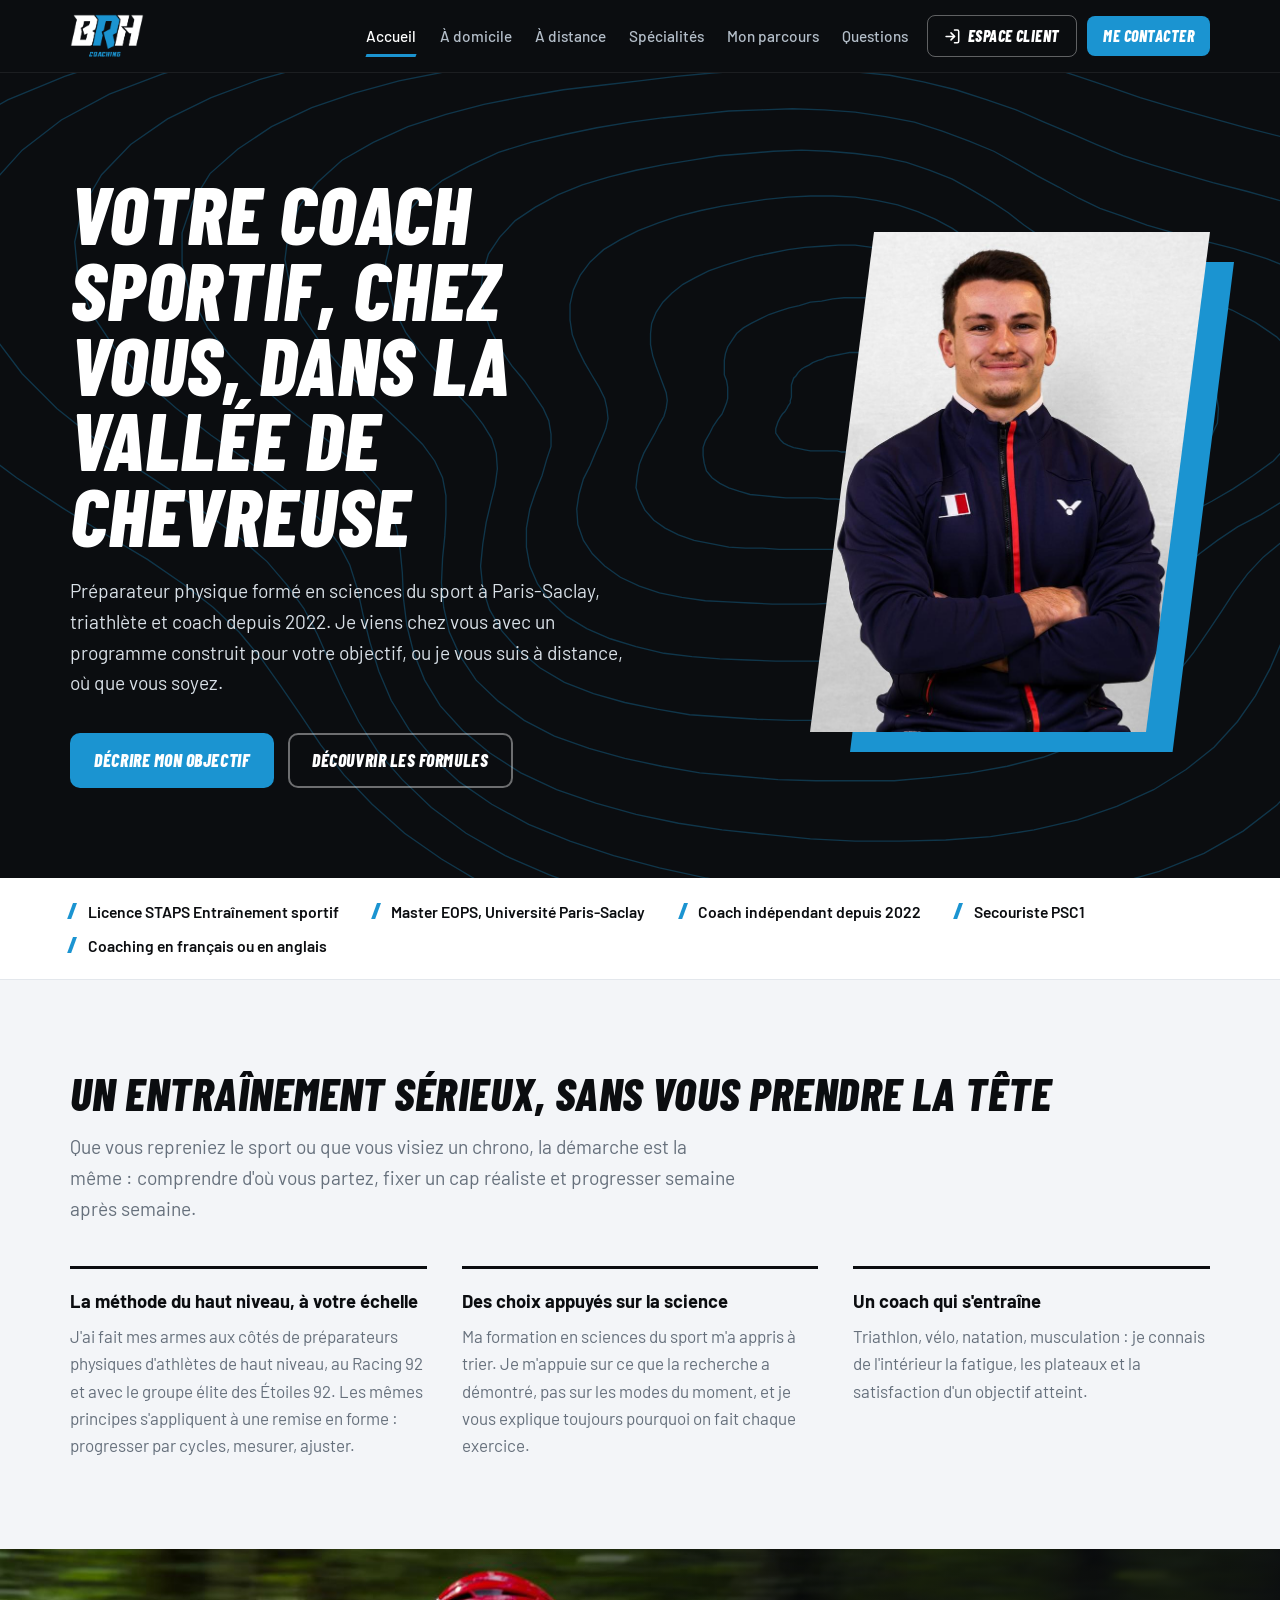
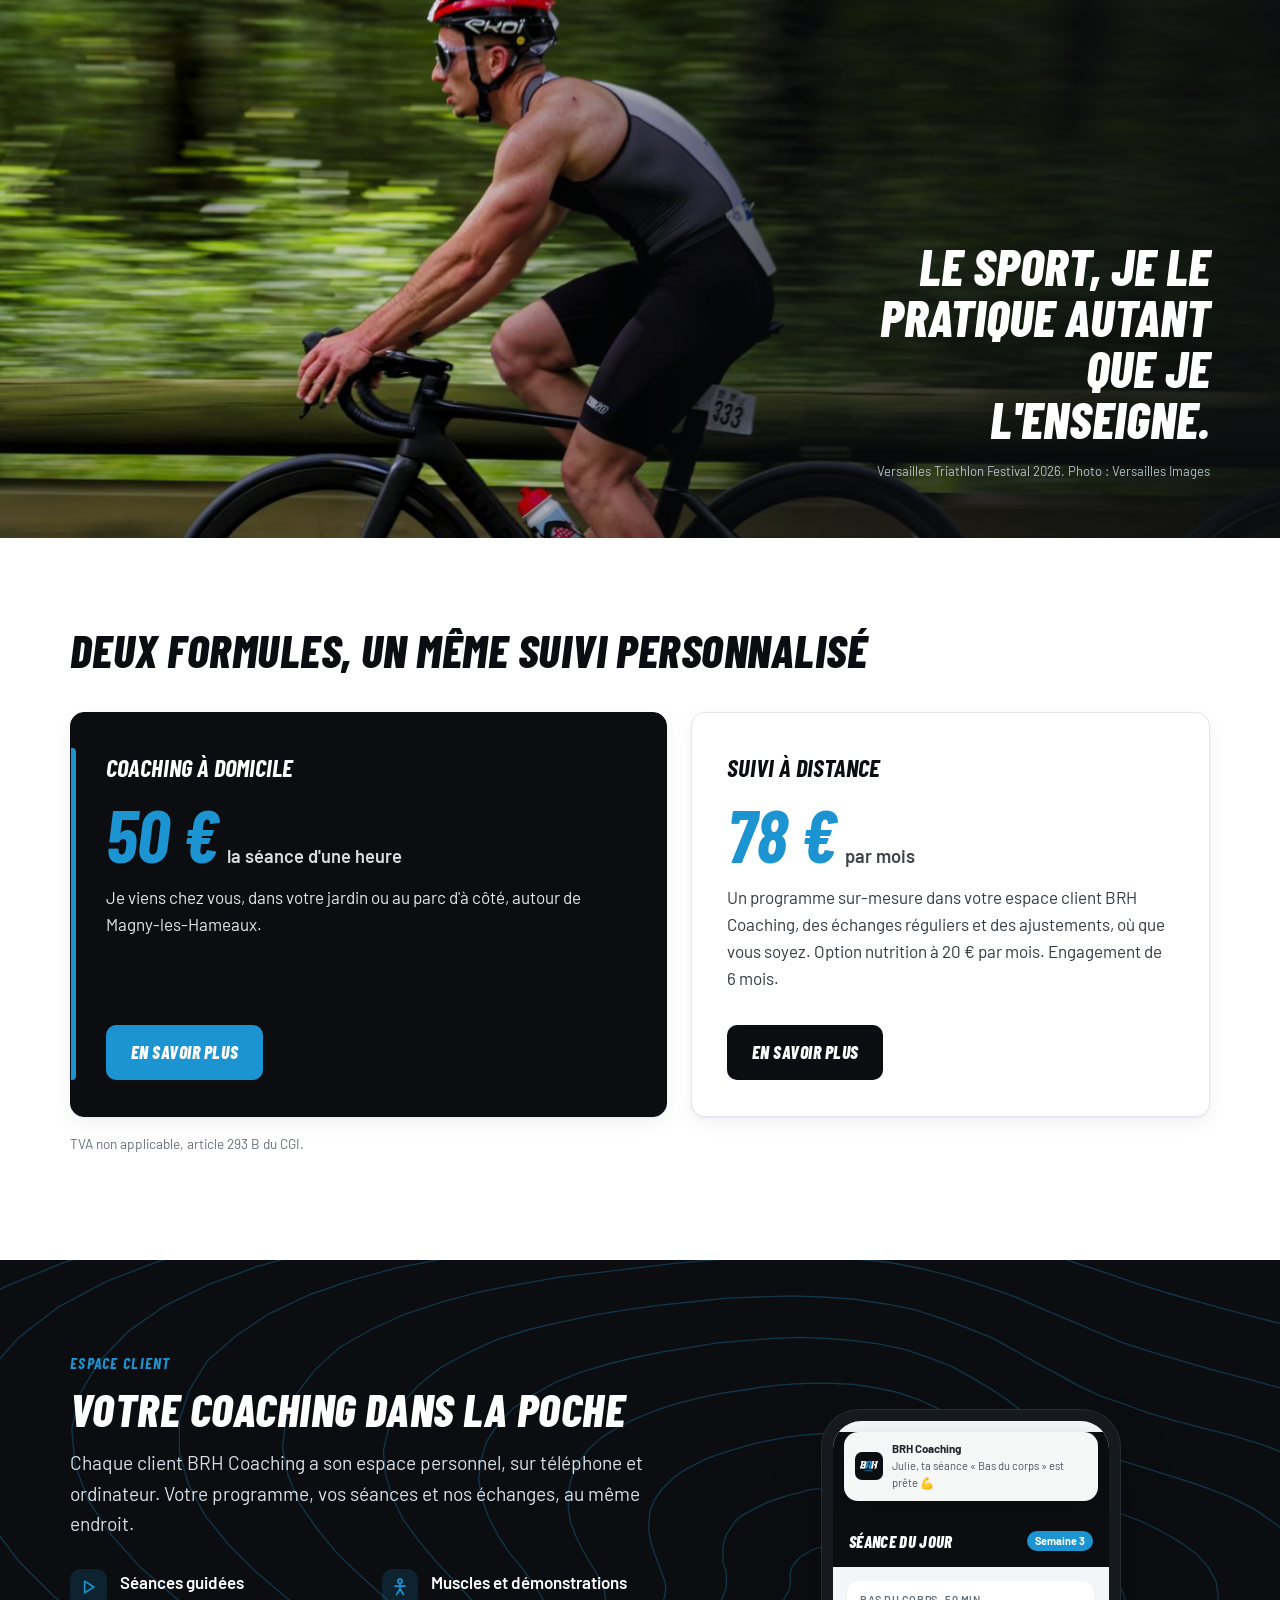
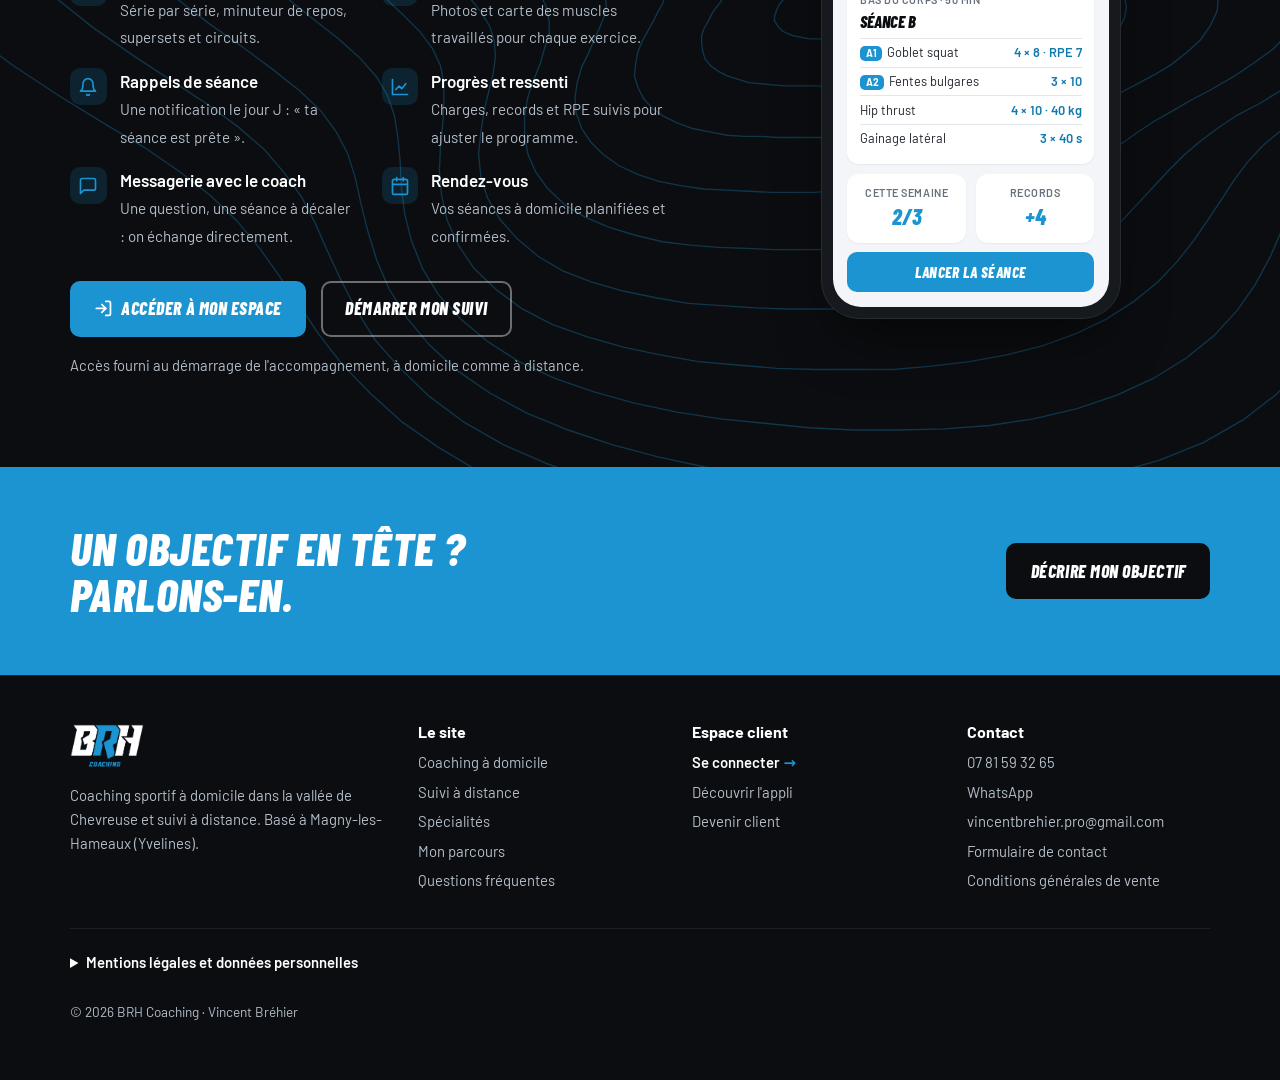
<file: index.html>
<!DOCTYPE html>
<html lang="fr">
<head>
<meta charset="utf-8">
<meta name="viewport" content="width=device-width, initial-scale=1, viewport-fit=cover">
<title>BRH Coaching | Coach sportif à domicile, vallée de Chevreuse</title>
<meta name="description" content="Vincent Bréhier, coach sportif et préparateur physique : coaching à domicile autour de Magny-les-Hameaux (50 €/h) et suivi à distance avec espace client (78 €/mois).">
<link rel="canonical" href="https://brh-coaching.vercel.app/">
<meta name="robots" content="index, follow, max-image-preview:large">
<meta name="author" content="Vincent Bréhier">
<meta name="google-site-verification" content="BQLzaZugo_-6aWqYIs7Mb62Du1Opm7MKofQTzkQV3Fw">
<meta name="geo.region" content="FR-78">
<meta name="geo.placename" content="Magny-les-Hameaux">
<meta property="og:type" content="website">
<meta property="og:locale" content="fr_FR">
<meta property="og:site_name" content="BRH Coaching">
<meta property="og:title" content="BRH Coaching | Coach sportif à domicile, vallée de Chevreuse">
<meta property="og:description" content="Vincent Bréhier, coach sportif et préparateur physique : coaching à domicile autour de Magny-les-Hameaux (50 €/h) et suivi à distance avec espace client (78 €/mois).">
<meta property="og:url" content="https://brh-coaching.vercel.app/">
<meta property="og:image" content="https://brh-coaching.vercel.app/assets/img/og.jpg">
<meta property="og:image:width" content="1200">
<meta property="og:image:height" content="630">
<meta property="og:image:alt" content="Vincent Bréhier, coach BRH Coaching, à vélo au Versailles Triathlon Festival">
<meta name="twitter:card" content="summary_large_image">
<meta name="theme-color" content="#0b0d10">
<link rel="icon" type="image/png" sizes="48x48" href="/favicon-48.png">
<link rel="icon" type="image/png" sizes="32x32" href="/favicon-32.png">
<link rel="apple-touch-icon" href="/apple-touch-icon.png">
<link rel="manifest" href="/site.webmanifest">
<link rel="preconnect" href="https://fonts.googleapis.com">
<link rel="preconnect" href="https://fonts.gstatic.com" crossorigin>
<link href="https://fonts.googleapis.com/css2?family=Barlow:wght@400;500;600;700&family=Barlow+Condensed:ital,wght@1,600;1,700;1,800&display=swap" rel="stylesheet">
<link rel="stylesheet" href="/assets/css/site.css?v=20261124">
<script type="application/ld+json">
{
  "@context": "https://schema.org",
  "@graph": [
    {
      "@type": "WebSite",
      "@id": "https://brh-coaching.vercel.app/#site",
      "url": "https://brh-coaching.vercel.app/",
      "name": "BRH Coaching",
      "inLanguage": "fr-FR",
      "publisher": {
        "@id": "https://brh-coaching.vercel.app/#entreprise"
      }
    },
    {
      "@type": [
        "SportsActivityLocation",
        "LocalBusiness"
      ],
      "@id": "https://brh-coaching.vercel.app/#entreprise",
      "name": "BRH Coaching",
      "url": "https://brh-coaching.vercel.app/",
      "image": "https://brh-coaching.vercel.app/assets/img/og.jpg",
      "logo": "https://brh-coaching.vercel.app/assets/img/icon-512.png",
      "description": "Coach sportif à domicile dans la vallée de Chevreuse et suivi sportif à distance avec espace client.",
      "telephone": "+33781593265",
      "email": "vincentbrehier.pro@gmail.com",
      "priceRange": "50 € – 78 €",
      "address": {
        "@type": "PostalAddress",
        "streetAddress": "30 rue Gabriel Péri",
        "addressLocality": "Magny-les-Hameaux",
        "postalCode": "78114",
        "addressRegion": "Île-de-France",
        "addressCountry": "FR"
      },
      "geo": {
        "@type": "GeoCoordinates",
        "latitude": 48.7419,
        "longitude": 2.0617
      },
      "areaServed": [
        {
          "@type": "City",
          "name": "Magny-les-Hameaux"
        },
        {
          "@type": "City",
          "name": "Saint-Rémy-lès-Chevreuse"
        },
        {
          "@type": "City",
          "name": "Chevreuse"
        },
        {
          "@type": "City",
          "name": "Gif-sur-Yvette"
        },
        {
          "@type": "City",
          "name": "Châteaufort"
        },
        {
          "@type": "City",
          "name": "Voisins-le-Bretonneux"
        },
        {
          "@type": "City",
          "name": "Saint-Lambert"
        },
        {
          "@type": "City",
          "name": "Milon-la-Chapelle"
        },
        {
          "@type": "City",
          "name": "Bures-sur-Yvette"
        },
        {
          "@type": "City",
          "name": "Orsay"
        }
      ],
      "founder": {
        "@id": "https://brh-coaching.vercel.app/#vincent"
      },
      "knowsLanguage": [
        "fr",
        "en"
      ],
      "sameAs": [
        "https://brh-coaching-app.vercel.app"
      ],
      "hasOfferCatalog": {
        "@type": "OfferCatalog",
        "name": "Formules de coaching",
        "itemListElement": [
          {
            "@type": "Offer",
            "name": "Coaching sportif à domicile",
            "url": "https://brh-coaching.vercel.app/coaching-a-domicile/",
            "priceSpecification": {
              "@type": "UnitPriceSpecification",
              "price": 50,
              "priceCurrency": "EUR",
              "unitText": "séance d’une heure"
            }
          },
          {
            "@type": "Offer",
            "name": "Suivi sportif à distance",
            "url": "https://brh-coaching.vercel.app/suivi-a-distance/",
            "priceSpecification": {
              "@type": "UnitPriceSpecification",
              "price": 78,
              "priceCurrency": "EUR",
              "unitText": "mois"
            }
          },
          {
            "@type": "Offer",
            "name": "Option suivi nutrition",
            "url": "https://brh-coaching.vercel.app/suivi-a-distance/",
            "priceSpecification": {
              "@type": "UnitPriceSpecification",
              "price": 20,
              "priceCurrency": "EUR",
              "unitText": "mois"
            }
          }
        ]
      }
    },
    {
      "@type": "Person",
      "@id": "https://brh-coaching.vercel.app/#vincent",
      "name": "Vincent Bréhier",
      "jobTitle": "Coach sportif et préparateur physique",
      "url": "https://brh-coaching.vercel.app/parcours/",
      "image": "https://brh-coaching.vercel.app/assets/img/vincent-brehier-coach-sportif.jpg",
      "worksFor": {
        "@id": "https://brh-coaching.vercel.app/#entreprise"
      },
      "alumniOf": {
        "@type": "CollegeOrUniversity",
        "name": "Université Paris-Saclay"
      },
      "knowsAbout": [
        "Préparation physique",
        "Musculation",
        "Triathlon",
        "Natation",
        "Remise en forme",
        "Nutrition sportive"
      ]
    }
  ]
}
</script>
</head>
<body>
<a class="skip" href="#contenu">Aller au contenu</a>
<header class="top">
  <div class="wrap">
    <a class="brand" href="/" aria-label="BRH Coaching, accueil"><img src="/assets/img/logo-brh-coaching.png" alt="BRH Coaching" width="74" height="44"></a>
    <a class="top-app" href="https://brh-coaching-app.vercel.app"><svg class="ico" viewBox="0 0 24 24" aria-hidden="true"><path d="M15 3h4a2 2 0 0 1 2 2v14a2 2 0 0 1-2 2h-4"/><path d="M10 17l5-5-5-5"/><path d="M15 12H3"/></svg><span>Espace client</span></a>
    <button class="menu-btn" type="button" aria-expanded="false" aria-controls="tabs">Menu</button>
    <nav class="tabs" id="tabs" aria-label="Navigation principale">
      <a href="/" aria-current="page">Accueil</a>
      <a href="/coaching-a-domicile/">À domicile</a>
      <a href="/suivi-a-distance/">À distance</a>
      <a href="/specialites/">Spécialités</a>
      <a href="/parcours/">Mon parcours</a>
      <a href="/questions-frequentes/">Questions</a>
      <a href="https://brh-coaching-app.vercel.app" class="app"><svg class="ico" viewBox="0 0 24 24" aria-hidden="true"><path d="M15 3h4a2 2 0 0 1 2 2v14a2 2 0 0 1-2 2h-4"/><path d="M10 17l5-5-5-5"/><path d="M15 12H3"/></svg>Espace client</a>
      <a href="/contact/" class="cta">Me contacter</a>
    </nav>
  </div>
</header>

<main id="contenu">
<section class="hero" aria-labelledby="h-accueil">
      <div class="topo" aria-hidden="true"></div>
      <div class="wrap">
        <div>
          <h1 id="h-accueil">Votre coach sportif, chez vous, dans la vallée de Chevreuse</h1>
          <p class="lead">Préparateur physique formé en sciences du sport à Paris-Saclay, triathlète et coach depuis 2022. Je viens chez vous avec un programme construit pour votre objectif, ou je vous suis à distance, où que vous soyez.</p>
          <div class="actions">
            <a class="btn btn-blue" href="/contact/">Décrire mon objectif</a>
            <a class="btn btn-line" href="/coaching-a-domicile/">Découvrir les formules</a>
          </div>
        </div>
        <div class="slant"><img src="/assets/img/vincent-brehier-coach-sportif.jpg" alt="Portrait de Vincent Bréhier, coach sportif" width="820" height="1071"></div>
      </div>
    </section>

    <div class="creds">
      <ul class="wrap" aria-label="Qualifications">
        <li>Licence STAPS Entraînement sportif</li>
        <li>Master EOPS, Université Paris-Saclay</li>
        <li>Coach indépendant depuis 2022</li>
        <li>Secouriste PSC1</li>
        <li>Coaching en français ou en anglais</li>
      </ul>
    </div>

    <section class="s" aria-labelledby="h-pourquoi">
      <div class="wrap">
        <h2 id="h-pourquoi">Un entraînement sérieux, sans vous prendre la tête</h2>
        <p class="lead muted narrow">Que vous repreniez le sport ou que vous visiez un chrono, la démarche est la même : comprendre d'où vous partez, fixer un cap réaliste et progresser semaine après semaine.</p>
        <div class="pillars">
          <div>
            <h3>La méthode du haut niveau, à votre échelle</h3>
            <p>J'ai fait mes armes aux côtés de préparateurs physiques d'athlètes de haut niveau, au Racing 92 et avec le groupe élite des Étoiles 92. Les mêmes principes s'appliquent à une remise en forme : progresser par cycles, mesurer, ajuster.</p>
          </div>
          <div>
            <h3>Des choix appuyés sur la science</h3>
            <p>Ma formation en sciences du sport m'a appris à trier. Je m'appuie sur ce que la recherche a démontré, pas sur les modes du moment, et je vous explique toujours pourquoi on fait chaque exercice.</p>
          </div>
          <div>
            <h3>Un coach qui s'entraîne</h3>
            <p>Triathlon, vélo, natation, musculation : je connais de l'intérieur la fatigue, les plateaux et la satisfaction d'un objectif atteint.</p>
          </div>
        </div>
      </div>
    </section>

    <section class="band" aria-label="Triathlon">
      <img src="/assets/img/triathlon-versailles-velo.jpg" alt="Vincent à vélo lors du Versailles Triathlon Festival 2026" loading="lazy" width="1400" height="926">
      <div class="wrap">
        <blockquote>Le sport, je le pratique autant que je l'enseigne.</blockquote>
        <small>Versailles Triathlon Festival 2026. Photo : Versailles Images</small>
      </div>
    </section>

    <section class="s white" aria-labelledby="h-formules">
      <div class="wrap">
        <h2 id="h-formules">Deux formules, un même suivi personnalisé</h2>
        <div class="offers">
          <article class="offer main">
            <h3>Coaching à domicile</h3>
            <div class="price"><b>50 €</b><span>la séance d'une heure</span></div>
            <p>Je viens chez vous, dans votre jardin ou au parc d'à côté, autour de Magny-les-Hameaux.</p>
            <div class="actions"><a class="btn btn-blue" href="/coaching-a-domicile/">En savoir plus</a></div>
          </article>
          <article class="offer">
            <h3>Suivi à distance</h3>
            <div class="price"><b>78 €</b><span>par mois</span></div>
            <p>Un programme sur-mesure dans votre espace client BRH Coaching, des échanges réguliers et des ajustements, où que vous soyez. Option nutrition à 20 € par mois. Engagement de 6 mois.</p>
            <div class="actions"><a class="btn btn-ink" href="/suivi-a-distance/">En savoir plus</a></div>
          </article>
        </div>
        <p class="tva">TVA non applicable, article 293 B du CGI.</p>
      </div>
    </section>

    <section class="s dark appsec" id="espace-client" aria-labelledby="h-app">
      <div class="topo" aria-hidden="true"></div>
      <div class="wrap">
        <div>
          <span class="eyebrow">Espace client</span>
          <h2 id="h-app">Votre coaching dans la poche</h2>
          <p class="lead">Chaque client BRH Coaching a son espace personnel, sur téléphone et ordinateur. Votre programme, vos séances et nos échanges, au même endroit.</p>
          <ul class="app-feats">
            <li><span class="ic"><svg viewBox="0 0 24 24" aria-hidden="true"><path d="M8 5v14l11-7z"/></svg></span><div><b>Séances guidées</b><span>Série par série, minuteur de repos, supersets et circuits.</span></div></li>
            <li><span class="ic"><svg viewBox="0 0 24 24" aria-hidden="true"><circle cx="12" cy="5" r="2.5"/><path d="M12 8v6M8 21l4-7 4 7M6 11h12"/></svg></span><div><b>Muscles et démonstrations</b><span>Photos et carte des muscles travaillés pour chaque exercice.</span></div></li>
            <li><span class="ic"><svg viewBox="0 0 24 24" aria-hidden="true"><path d="M6 8a6 6 0 0 1 12 0c0 7 3 9 3 9H3s3-2 3-9"/><path d="M10.3 21a1.94 1.94 0 0 0 3.4 0"/></svg></span><div><b>Rappels de séance</b><span>Une notification le jour J : « ta séance est prête ».</span></div></li>
            <li><span class="ic"><svg viewBox="0 0 24 24" aria-hidden="true"><path d="M3 3v18h18"/><path d="M7 15l4-4 3 3 5-6"/></svg></span><div><b>Progrès et ressenti</b><span>Charges, records et RPE suivis pour ajuster le programme.</span></div></li>
            <li><span class="ic"><svg viewBox="0 0 24 24" aria-hidden="true"><path d="M21 15a2 2 0 0 1-2 2H7l-4 4V5a2 2 0 0 1 2-2h14a2 2 0 0 1 2 2z"/></svg></span><div><b>Messagerie avec le coach</b><span>Une question, une séance à décaler : on échange directement.</span></div></li>
            <li><span class="ic"><svg viewBox="0 0 24 24" aria-hidden="true"><rect x="3" y="4" width="18" height="18" rx="2"/><path d="M16 2v4M8 2v4M3 10h18"/></svg></span><div><b>Rendez-vous</b><span>Vos séances à domicile planifiées et confirmées.</span></div></li>
          </ul>
          <div class="actions">
            <a class="btn btn-blue" href="https://brh-coaching-app.vercel.app"><svg class="ico" viewBox="0 0 24 24" aria-hidden="true"><path d="M15 3h4a2 2 0 0 1 2 2v14a2 2 0 0 1-2 2h-4"/><path d="M10 17l5-5-5-5"/><path d="M15 12H3"/></svg><span>Accéder à mon espace</span></a>
            <a class="btn btn-line" href="/contact/">Démarrer mon suivi</a>
          </div>
          <p class="app-note">Accès fourni au démarrage de l'accompagnement, à domicile comme à distance.</p>
        </div>
        <div class="phone" role="img" aria-label="Aperçu de l'espace client BRH Coaching sur téléphone : séance du jour et notification de rappel">
            <div class="screen">
              <div class="scr-pushwrap">
                <div class="scr-push"><img src="/assets/img/icon-192.png" alt="" width="28" height="28"><div><b>BRH Coaching</b><span>Julie, ta séance « Bas du corps » est prête 💪</span></div></div>
              </div>
              <div class="scr-top"><b>Séance du jour</b><i>Semaine 3</i></div>
              <div class="scr-body">
                <div class="scr-card">
                  <small>Bas du corps · 50 min</small>
                  <strong>Séance B</strong>
                  <div class="scr-ex"><span><span class="scr-tag">A1</span>Goblet squat</span><em>4 × 8 · RPE 7</em></div>
                  <div class="scr-ex"><span><span class="scr-tag">A2</span>Fentes bulgares</span><em>3 × 10</em></div>
                  <div class="scr-ex"><span>Hip thrust</span><em>4 × 10 · 40 kg</em></div>
                  <div class="scr-ex"><span>Gainage latéral</span><em>3 × 40 s</em></div>
                </div>
                <div class="scr-row">
                  <div class="scr-card"><small>Cette semaine</small><strong>2/3</strong></div>
                  <div class="scr-card"><small>Records</small><strong>+4</strong></div>
                </div>
                <div class="scr-btn">Lancer la séance</div>
              </div>
            </div>
          </div>
      </div>
    </section>

    <section class="ctaband">
      <div class="wrap">
        <h2>Un objectif en tête ? Parlons-en.</h2>
        <a class="btn" href="/contact/">Décrire mon objectif</a>
      </div>
    </section>

</main>

<footer>
  <div class="wrap">
    <div class="cols">
      <div>
        <img src="/assets/img/logo-brh-coaching.png" alt="BRH Coaching" width="74" height="44" loading="lazy">
        <p>Coaching sportif à domicile dans la vallée de Chevreuse et suivi à distance. Basé à Magny-les-Hameaux (Yvelines).</p>
      </div>
      <nav aria-label="Pages du site">
        <h2>Le site</h2>
        <ul>
          <li><a href="/coaching-a-domicile/">Coaching à domicile</a></li>
          <li><a href="/suivi-a-distance/">Suivi à distance</a></li>
          <li><a href="/specialites/">Spécialités</a></li>
          <li><a href="/parcours/">Mon parcours</a></li>
          <li><a href="/questions-frequentes/">Questions fréquentes</a></li>
        </ul>
      </nav>
      <div>
        <h2>Espace client</h2>
        <ul>
          <li><a class="app-link" href="https://brh-coaching-app.vercel.app">Se connecter</a></li>
          <li><a href="/suivi-a-distance/#espace-client">Découvrir l'appli</a></li>
          <li><a href="/contact/">Devenir client</a></li>
        </ul>
      </div>
      <div>
        <h2>Contact</h2>
        <ul>
          <li><a href="tel:+33781593265">07 81 59 32 65</a></li>
          <li><a href="https://wa.me/33781593265" rel="noopener">WhatsApp</a></li>
          <li><a href="mailto:vincentbrehier.pro@gmail.com">vincentbrehier.pro@gmail.com</a></li>
          <li><a href="/contact/">Formulaire de contact</a></li>
          <li><a href="/conditions-generales-de-vente/">Conditions générales de vente</a></li>
        </ul>
      </div>
    </div>
    <details>
      <summary>Mentions légales et données personnelles</summary>
      <p><strong>Éditeur :</strong> Vincent Bréhier, entrepreneur individuel (BRH Coaching), 30 rue Gabriel Péri, 78114 Magny-les-Hameaux. SIRET : 913 358 636 00011. Contact : vincentbrehier.pro@gmail.com, 07 81 59 32 65.</p>
      <p><strong>Hébergement :</strong> Vercel Inc., 440 N Barranca Ave #4133, Covina, CA 91723, États-Unis (vercel.com).</p>
      <p><strong>Photos :</strong> Vincent Bréhier, sauf photo du Versailles Triathlon Festival 2026 : Versailles Images.</p>
      <p><strong>Données personnelles :</strong> les informations envoyées via le formulaire servent uniquement à répondre à votre demande et à préparer votre accompagnement. Elles sont transmises par e-mail via le service FormSubmit et ne sont ni revendues ni utilisées à des fins publicitaires. Vous pouvez demander leur consultation ou leur suppression à tout moment par e-mail. Ce site n'utilise pas de cookies de mesure d'audience.</p>
    </details>
    <p class="copy">© 2026 BRH Coaching · Vincent Bréhier</p>
  </div>
</footer>

<script src="/assets/js/site.js?v=20261124" defer></script>
</body>
</html>
</file>
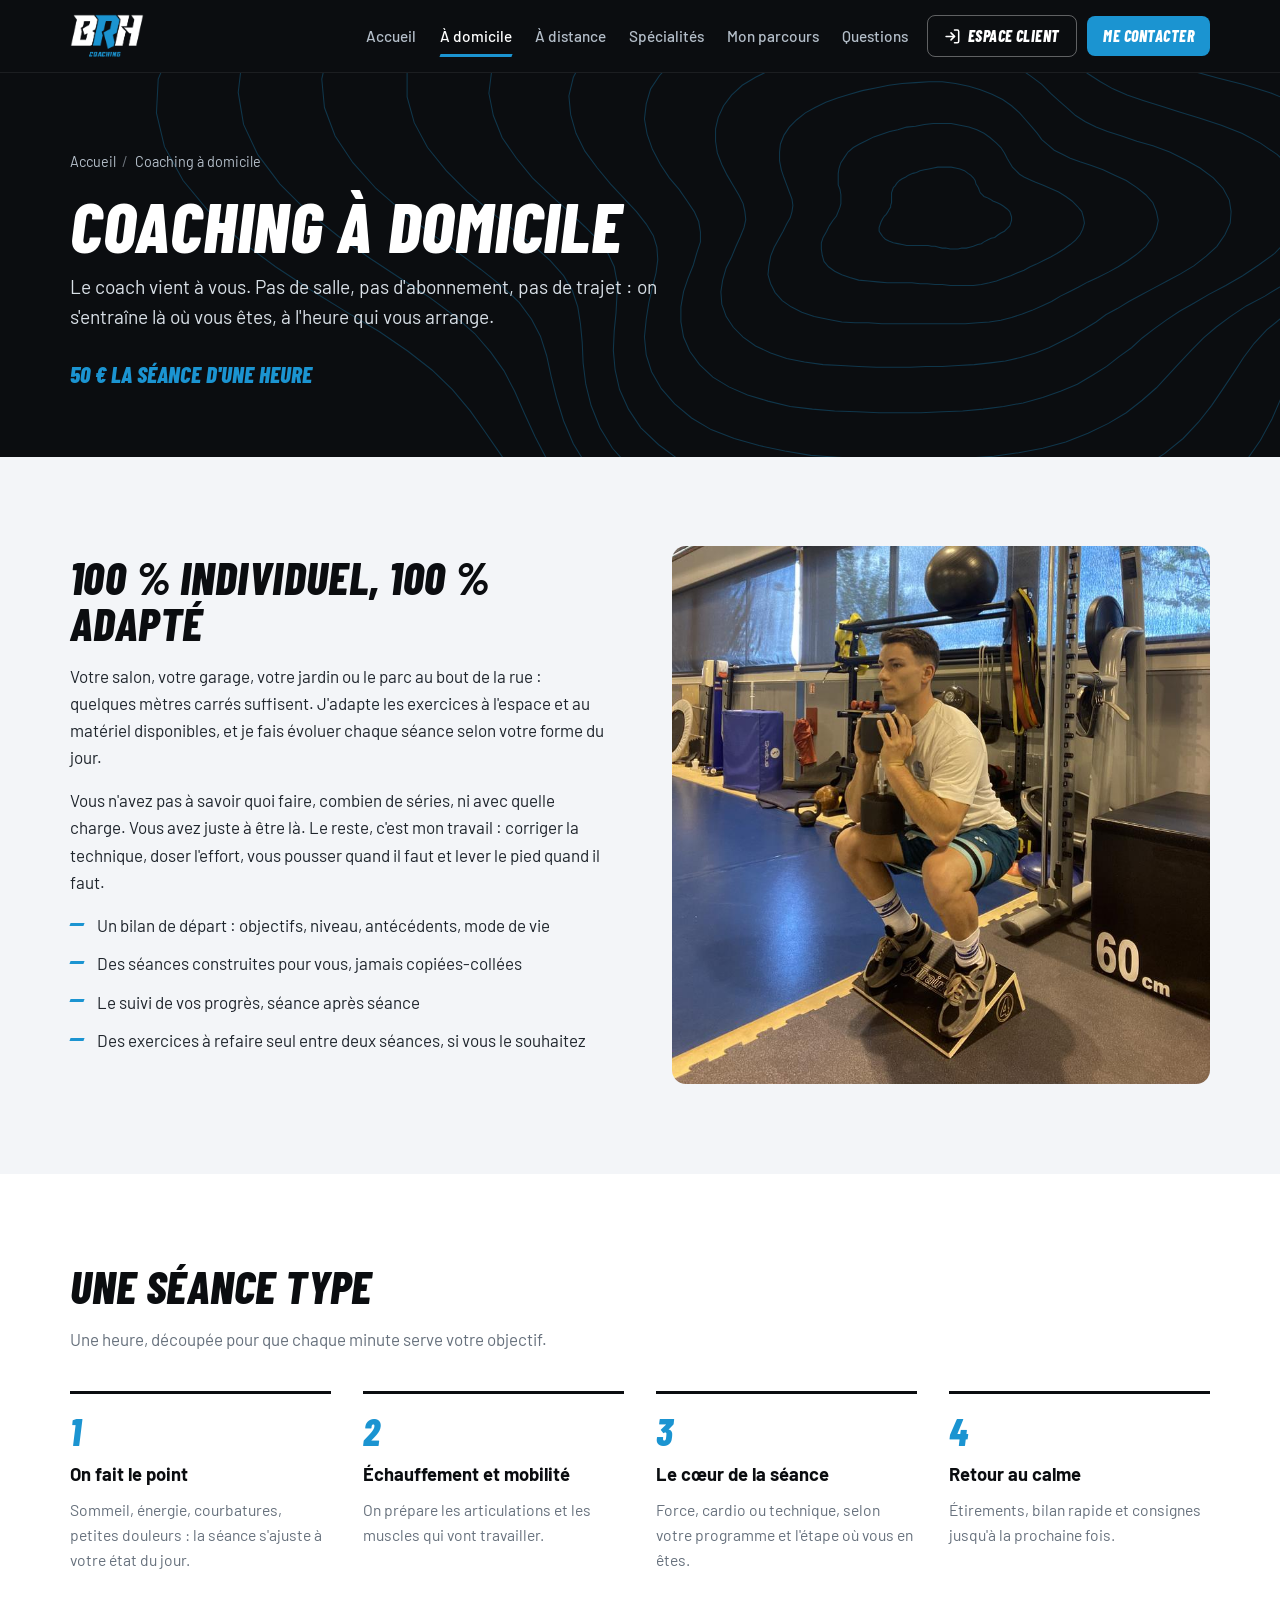
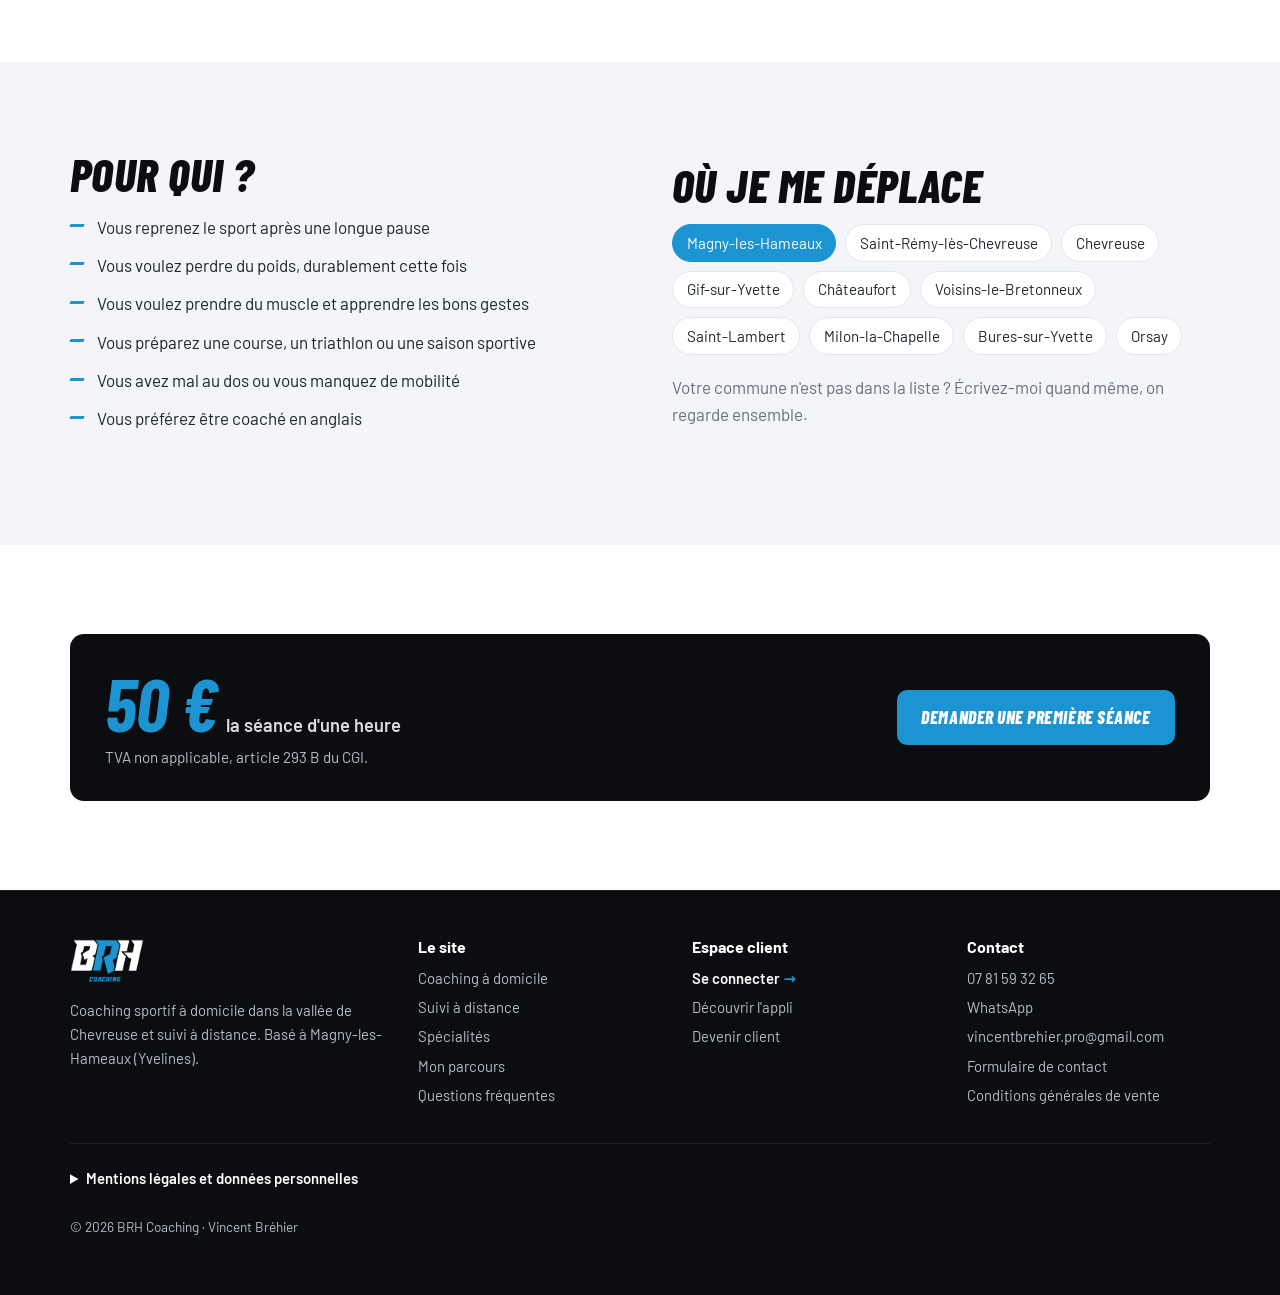
<file: coaching-a-domicile/index.html>
<!DOCTYPE html>
<html lang="fr">
<head>
<meta charset="utf-8">
<meta name="viewport" content="width=device-width, initial-scale=1, viewport-fit=cover">
<title>Coach sportif à domicile à Magny-les-Hameaux et alentours | BRH Coaching</title>
<meta name="description" content="Coaching sportif à domicile dans la vallée de Chevreuse : Magny-les-Hameaux, Chevreuse, Gif-sur-Yvette, Saint-Rémy, Voisins… Séance d'une heure à 50 €, programme personnalisé.">
<link rel="canonical" href="https://brh-coaching.vercel.app/coaching-a-domicile/">
<meta name="robots" content="index, follow, max-image-preview:large">
<meta name="author" content="Vincent Bréhier">
<meta name="google-site-verification" content="BQLzaZugo_-6aWqYIs7Mb62Du1Opm7MKofQTzkQV3Fw">
<meta name="geo.region" content="FR-78">
<meta name="geo.placename" content="Magny-les-Hameaux">
<meta property="og:type" content="website">
<meta property="og:locale" content="fr_FR">
<meta property="og:site_name" content="BRH Coaching">
<meta property="og:title" content="Coach sportif à domicile à Magny-les-Hameaux et alentours | BRH Coaching">
<meta property="og:description" content="Coaching sportif à domicile dans la vallée de Chevreuse : Magny-les-Hameaux, Chevreuse, Gif-sur-Yvette, Saint-Rémy, Voisins… Séance d'une heure à 50 €, programme personnalisé.">
<meta property="og:url" content="https://brh-coaching.vercel.app/coaching-a-domicile/">
<meta property="og:image" content="https://brh-coaching.vercel.app/assets/img/og.jpg">
<meta property="og:image:width" content="1200">
<meta property="og:image:height" content="630">
<meta property="og:image:alt" content="Vincent Bréhier, coach BRH Coaching, à vélo au Versailles Triathlon Festival">
<meta name="twitter:card" content="summary_large_image">
<meta name="theme-color" content="#0b0d10">
<link rel="icon" type="image/png" sizes="48x48" href="/favicon-48.png">
<link rel="icon" type="image/png" sizes="32x32" href="/favicon-32.png">
<link rel="apple-touch-icon" href="/apple-touch-icon.png">
<link rel="manifest" href="/site.webmanifest">
<link rel="preconnect" href="https://fonts.googleapis.com">
<link rel="preconnect" href="https://fonts.gstatic.com" crossorigin>
<link href="https://fonts.googleapis.com/css2?family=Barlow:wght@400;500;600;700&family=Barlow+Condensed:ital,wght@1,600;1,700;1,800&display=swap" rel="stylesheet">
<link rel="stylesheet" href="/assets/css/site.css?v=20261124">
<script type="application/ld+json">
{
  "@context": "https://schema.org",
  "@graph": [
    {
      "@type": [
        "SportsActivityLocation",
        "LocalBusiness"
      ],
      "@id": "https://brh-coaching.vercel.app/#entreprise",
      "name": "BRH Coaching",
      "url": "https://brh-coaching.vercel.app/",
      "image": "https://brh-coaching.vercel.app/assets/img/og.jpg",
      "logo": "https://brh-coaching.vercel.app/assets/img/icon-512.png",
      "description": "Coach sportif à domicile dans la vallée de Chevreuse et suivi sportif à distance avec espace client.",
      "telephone": "+33781593265",
      "email": "vincentbrehier.pro@gmail.com",
      "priceRange": "50 € – 78 €",
      "address": {
        "@type": "PostalAddress",
        "streetAddress": "30 rue Gabriel Péri",
        "addressLocality": "Magny-les-Hameaux",
        "postalCode": "78114",
        "addressRegion": "Île-de-France",
        "addressCountry": "FR"
      },
      "geo": {
        "@type": "GeoCoordinates",
        "latitude": 48.7419,
        "longitude": 2.0617
      },
      "areaServed": [
        {
          "@type": "City",
          "name": "Magny-les-Hameaux"
        },
        {
          "@type": "City",
          "name": "Saint-Rémy-lès-Chevreuse"
        },
        {
          "@type": "City",
          "name": "Chevreuse"
        },
        {
          "@type": "City",
          "name": "Gif-sur-Yvette"
        },
        {
          "@type": "City",
          "name": "Châteaufort"
        },
        {
          "@type": "City",
          "name": "Voisins-le-Bretonneux"
        },
        {
          "@type": "City",
          "name": "Saint-Lambert"
        },
        {
          "@type": "City",
          "name": "Milon-la-Chapelle"
        },
        {
          "@type": "City",
          "name": "Bures-sur-Yvette"
        },
        {
          "@type": "City",
          "name": "Orsay"
        }
      ],
      "founder": {
        "@id": "https://brh-coaching.vercel.app/#vincent"
      },
      "knowsLanguage": [
        "fr",
        "en"
      ],
      "sameAs": [
        "https://brh-coaching-app.vercel.app"
      ],
      "hasOfferCatalog": {
        "@type": "OfferCatalog",
        "name": "Formules de coaching",
        "itemListElement": [
          {
            "@type": "Offer",
            "name": "Coaching sportif à domicile",
            "url": "https://brh-coaching.vercel.app/coaching-a-domicile/",
            "priceSpecification": {
              "@type": "UnitPriceSpecification",
              "price": 50,
              "priceCurrency": "EUR",
              "unitText": "séance d’une heure"
            }
          },
          {
            "@type": "Offer",
            "name": "Suivi sportif à distance",
            "url": "https://brh-coaching.vercel.app/suivi-a-distance/",
            "priceSpecification": {
              "@type": "UnitPriceSpecification",
              "price": 78,
              "priceCurrency": "EUR",
              "unitText": "mois"
            }
          },
          {
            "@type": "Offer",
            "name": "Option suivi nutrition",
            "url": "https://brh-coaching.vercel.app/suivi-a-distance/",
            "priceSpecification": {
              "@type": "UnitPriceSpecification",
              "price": 20,
              "priceCurrency": "EUR",
              "unitText": "mois"
            }
          }
        ]
      }
    },
    {
      "@type": "Service",
      "name": "Coaching sportif à domicile",
      "serviceType": "Coaching sportif personnel",
      "provider": {
        "@id": "https://brh-coaching.vercel.app/#entreprise"
      },
      "areaServed": [
        {
          "@type": "City",
          "name": "Magny-les-Hameaux"
        },
        {
          "@type": "City",
          "name": "Saint-Rémy-lès-Chevreuse"
        },
        {
          "@type": "City",
          "name": "Chevreuse"
        },
        {
          "@type": "City",
          "name": "Gif-sur-Yvette"
        },
        {
          "@type": "City",
          "name": "Châteaufort"
        },
        {
          "@type": "City",
          "name": "Voisins-le-Bretonneux"
        },
        {
          "@type": "City",
          "name": "Saint-Lambert"
        },
        {
          "@type": "City",
          "name": "Milon-la-Chapelle"
        },
        {
          "@type": "City",
          "name": "Bures-sur-Yvette"
        },
        {
          "@type": "City",
          "name": "Orsay"
        }
      ],
      "offers": {
        "@type": "Offer",
        "price": 50,
        "priceCurrency": "EUR",
        "url": "https://brh-coaching.vercel.app/coaching-a-domicile/"
      }
    },
    {
      "@type": "BreadcrumbList",
      "itemListElement": [
        {
          "@type": "ListItem",
          "position": 1,
          "name": "Accueil",
          "item": "https://brh-coaching.vercel.app/"
        },
        {
          "@type": "ListItem",
          "position": 2,
          "name": "Coaching à domicile",
          "item": "https://brh-coaching.vercel.app/coaching-a-domicile/"
        }
      ]
    }
  ]
}
</script>
</head>
<body>
<a class="skip" href="#contenu">Aller au contenu</a>
<header class="top">
  <div class="wrap">
    <a class="brand" href="/" aria-label="BRH Coaching, accueil"><img src="/assets/img/logo-brh-coaching.png" alt="BRH Coaching" width="74" height="44"></a>
    <a class="top-app" href="https://brh-coaching-app.vercel.app"><svg class="ico" viewBox="0 0 24 24" aria-hidden="true"><path d="M15 3h4a2 2 0 0 1 2 2v14a2 2 0 0 1-2 2h-4"/><path d="M10 17l5-5-5-5"/><path d="M15 12H3"/></svg><span>Espace client</span></a>
    <button class="menu-btn" type="button" aria-expanded="false" aria-controls="tabs">Menu</button>
    <nav class="tabs" id="tabs" aria-label="Navigation principale">
      <a href="/">Accueil</a>
      <a href="/coaching-a-domicile/" aria-current="page">À domicile</a>
      <a href="/suivi-a-distance/">À distance</a>
      <a href="/specialites/">Spécialités</a>
      <a href="/parcours/">Mon parcours</a>
      <a href="/questions-frequentes/">Questions</a>
      <a href="https://brh-coaching-app.vercel.app" class="app"><svg class="ico" viewBox="0 0 24 24" aria-hidden="true"><path d="M15 3h4a2 2 0 0 1 2 2v14a2 2 0 0 1-2 2h-4"/><path d="M10 17l5-5-5-5"/><path d="M15 12H3"/></svg>Espace client</a>
      <a href="/contact/" class="cta">Me contacter</a>
    </nav>
  </div>
</header>

<main id="contenu">
<header class="ph">
      <div class="topo" aria-hidden="true"></div>
      <div class="wrap">
        <ol class="crumbs"><li><a href="/">Accueil</a></li><li aria-current="page">Coaching à domicile</li></ol>
        <h1>Coaching à domicile</h1>
        <p>Le coach vient à vous. Pas de salle, pas d'abonnement, pas de trajet : on s'entraîne là où vous êtes, à l'heure qui vous arrange.</p>
        <span class="tag">50 € la séance d'une heure</span>
      </div>
    </header>

    <section class="s">
      <div class="wrap split">
        <div>
          <h2>100 % individuel, 100 % adapté</h2>
          <p>Votre salon, votre garage, votre jardin ou le parc au bout de la rue : quelques mètres carrés suffisent. J'adapte les exercices à l'espace et au matériel disponibles, et je fais évoluer chaque séance selon votre forme du jour.</p>
          <p>Vous n'avez pas à savoir quoi faire, combien de séries, ni avec quelle charge. Vous avez juste à être là. Le reste, c'est mon travail : corriger la technique, doser l'effort, vous pousser quand il faut et lever le pied quand il faut.</p>
          <ul class="ticks">
            <li>Un bilan de départ : objectifs, niveau, antécédents, mode de vie</li>
            <li>Des séances construites pour vous, jamais copiées-collées</li>
            <li>Le suivi de vos progrès, séance après séance</li>
            <li>Des exercices à refaire seul entre deux séances, si vous le souhaitez</li>
          </ul>
        </div>
        <figure class="photo" style="aspect-ratio:1/1"><img src="/assets/img/goblet-squat-coaching-domicile.jpg" alt="Vincent démontrant un goblet squat avec haltère" loading="lazy" width="820" height="819"></figure>
      </div>
    </section>

    <section class="s white">
      <div class="wrap">
        <h2>Une séance type</h2>
        <p class="muted narrow">Une heure, découpée pour que chaque minute serve votre objectif.</p>
        <ol class="steps">
          <li><h3>On fait le point</h3><p>Sommeil, énergie, courbatures, petites douleurs : la séance s'ajuste à votre état du jour.</p></li>
          <li><h3>Échauffement et mobilité</h3><p>On prépare les articulations et les muscles qui vont travailler.</p></li>
          <li><h3>Le cœur de la séance</h3><p>Force, cardio ou technique, selon votre programme et l'étape où vous en êtes.</p></li>
          <li><h3>Retour au calme</h3><p>Étirements, bilan rapide et consignes jusqu'à la prochaine fois.</p></li>
        </ol>
      </div>
    </section>

    <section class="s">
      <div class="wrap split">
        <div>
          <h2>Pour qui ?</h2>
          <ul class="ticks">
            <li>Vous reprenez le sport après une longue pause</li>
            <li>Vous voulez perdre du poids, durablement cette fois</li>
            <li>Vous voulez prendre du muscle et apprendre les bons gestes</li>
            <li>Vous préparez une course, un triathlon ou une saison sportive</li>
            <li>Vous avez mal au dos ou vous manquez de mobilité</li>
            <li>Vous préférez être coaché en anglais</li>
          </ul>
        </div>
        <div>
          <h2>Où je me déplace</h2>
          <ul class="towns">
            <li class="home">Magny-les-Hameaux</li><li>Saint-Rémy-lès-Chevreuse</li><li>Chevreuse</li><li>Gif-sur-Yvette</li><li>Châteaufort</li><li>Voisins-le-Bretonneux</li><li>Saint-Lambert</li><li>Milon-la-Chapelle</li><li>Bures-sur-Yvette</li><li>Orsay</li>
          </ul>
          <p class="muted">Votre commune n'est pas dans la liste ? Écrivez-moi quand même, on regarde ensemble.</p>
        </div>
      </div>
    </section>

    <section class="s white">
      <div class="wrap">
        <div class="pricebox">
          <div>
            <div class="price"><b>50 €</b><span>la séance d'une heure</span></div>
            <p>TVA non applicable, article 293 B du CGI.</p>
          </div>
          <a class="btn btn-blue" href="/contact/?formule=domicile">Demander une première séance</a>
        </div>
      </div>
    </section>

</main>

<footer>
  <div class="wrap">
    <div class="cols">
      <div>
        <img src="/assets/img/logo-brh-coaching.png" alt="BRH Coaching" width="74" height="44" loading="lazy">
        <p>Coaching sportif à domicile dans la vallée de Chevreuse et suivi à distance. Basé à Magny-les-Hameaux (Yvelines).</p>
      </div>
      <nav aria-label="Pages du site">
        <h2>Le site</h2>
        <ul>
          <li><a href="/coaching-a-domicile/">Coaching à domicile</a></li>
          <li><a href="/suivi-a-distance/">Suivi à distance</a></li>
          <li><a href="/specialites/">Spécialités</a></li>
          <li><a href="/parcours/">Mon parcours</a></li>
          <li><a href="/questions-frequentes/">Questions fréquentes</a></li>
        </ul>
      </nav>
      <div>
        <h2>Espace client</h2>
        <ul>
          <li><a class="app-link" href="https://brh-coaching-app.vercel.app">Se connecter</a></li>
          <li><a href="/suivi-a-distance/#espace-client">Découvrir l'appli</a></li>
          <li><a href="/contact/">Devenir client</a></li>
        </ul>
      </div>
      <div>
        <h2>Contact</h2>
        <ul>
          <li><a href="tel:+33781593265">07 81 59 32 65</a></li>
          <li><a href="https://wa.me/33781593265" rel="noopener">WhatsApp</a></li>
          <li><a href="mailto:vincentbrehier.pro@gmail.com">vincentbrehier.pro@gmail.com</a></li>
          <li><a href="/contact/">Formulaire de contact</a></li>
          <li><a href="/conditions-generales-de-vente/">Conditions générales de vente</a></li>
        </ul>
      </div>
    </div>
    <details>
      <summary>Mentions légales et données personnelles</summary>
      <p><strong>Éditeur :</strong> Vincent Bréhier, entrepreneur individuel (BRH Coaching), 30 rue Gabriel Péri, 78114 Magny-les-Hameaux. SIRET : 913 358 636 00011. Contact : vincentbrehier.pro@gmail.com, 07 81 59 32 65.</p>
      <p><strong>Hébergement :</strong> Vercel Inc., 440 N Barranca Ave #4133, Covina, CA 91723, États-Unis (vercel.com).</p>
      <p><strong>Photos :</strong> Vincent Bréhier, sauf photo du Versailles Triathlon Festival 2026 : Versailles Images.</p>
      <p><strong>Données personnelles :</strong> les informations envoyées via le formulaire servent uniquement à répondre à votre demande et à préparer votre accompagnement. Elles sont transmises par e-mail via le service FormSubmit et ne sont ni revendues ni utilisées à des fins publicitaires. Vous pouvez demander leur consultation ou leur suppression à tout moment par e-mail. Ce site n'utilise pas de cookies de mesure d'audience.</p>
    </details>
    <p class="copy">© 2026 BRH Coaching · Vincent Bréhier</p>
  </div>
</footer>

<script src="/assets/js/site.js?v=20261124" defer></script>
</body>
</html>
</file>
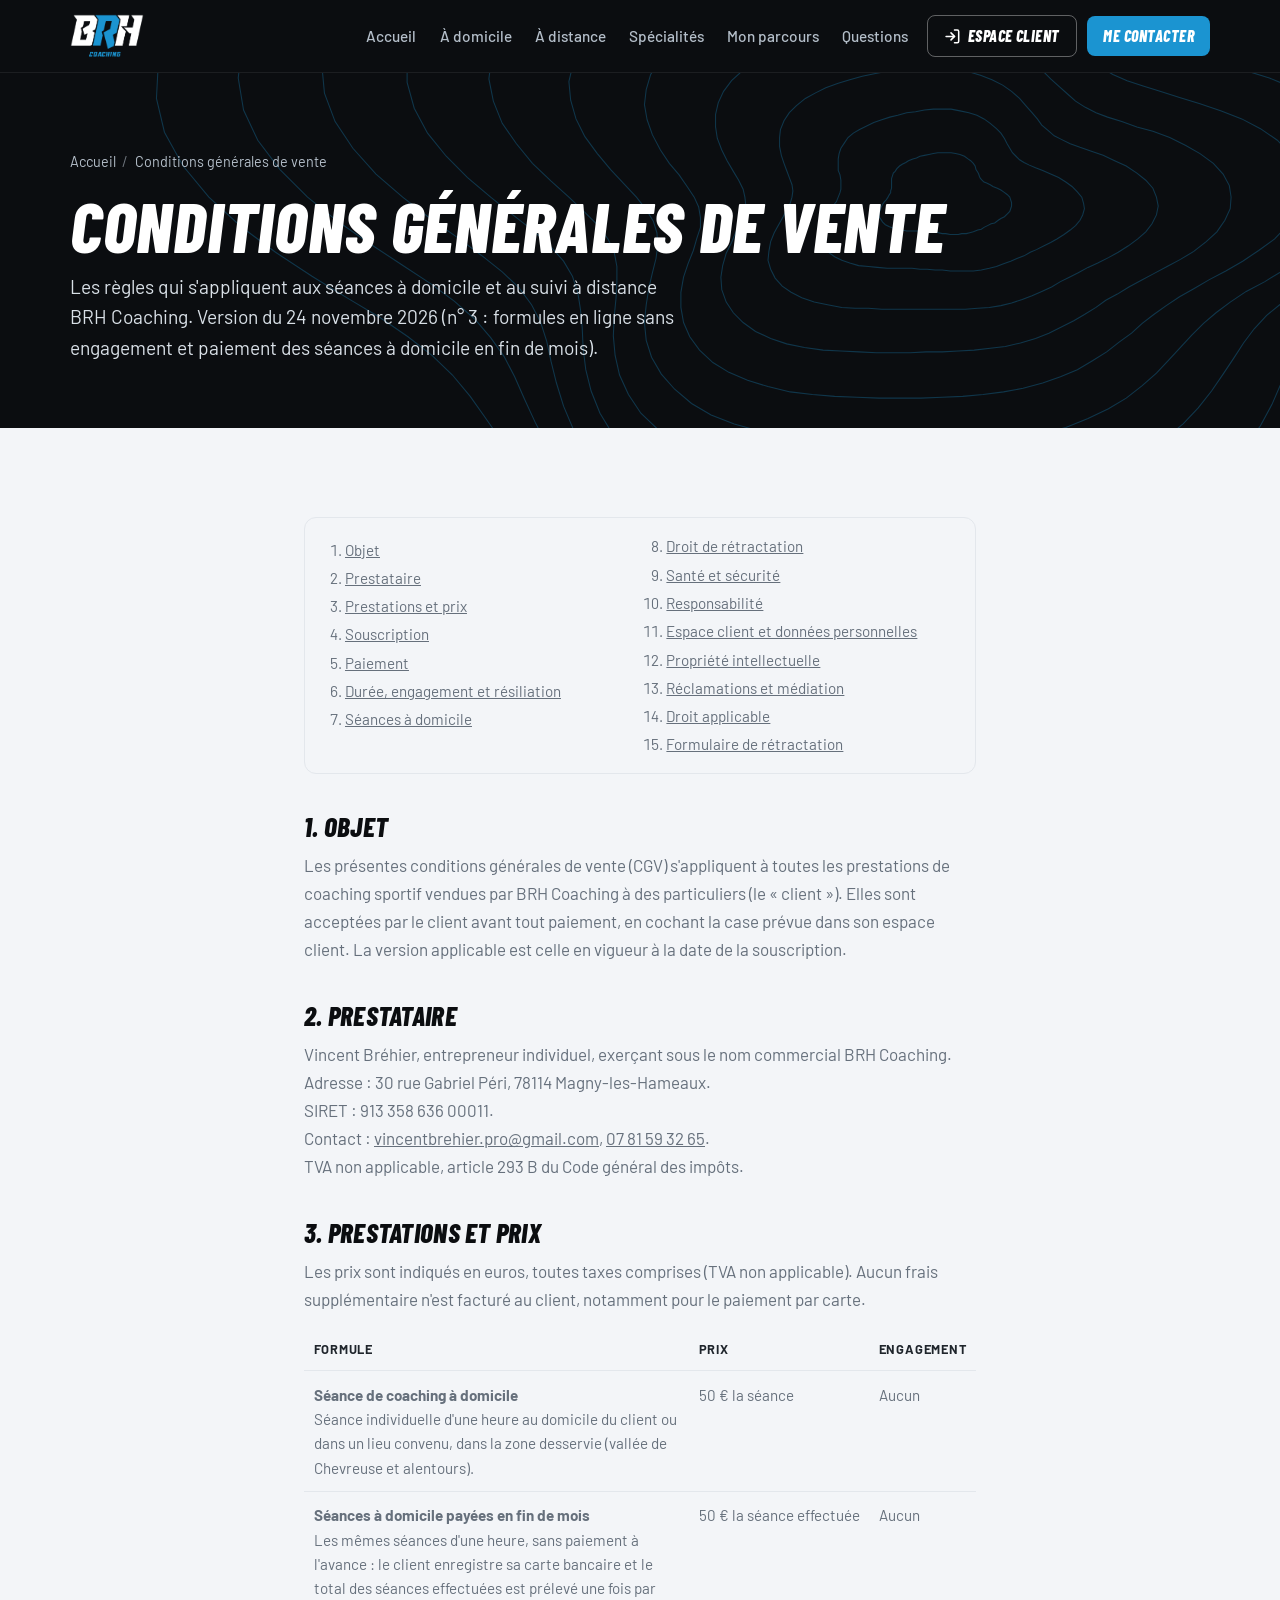
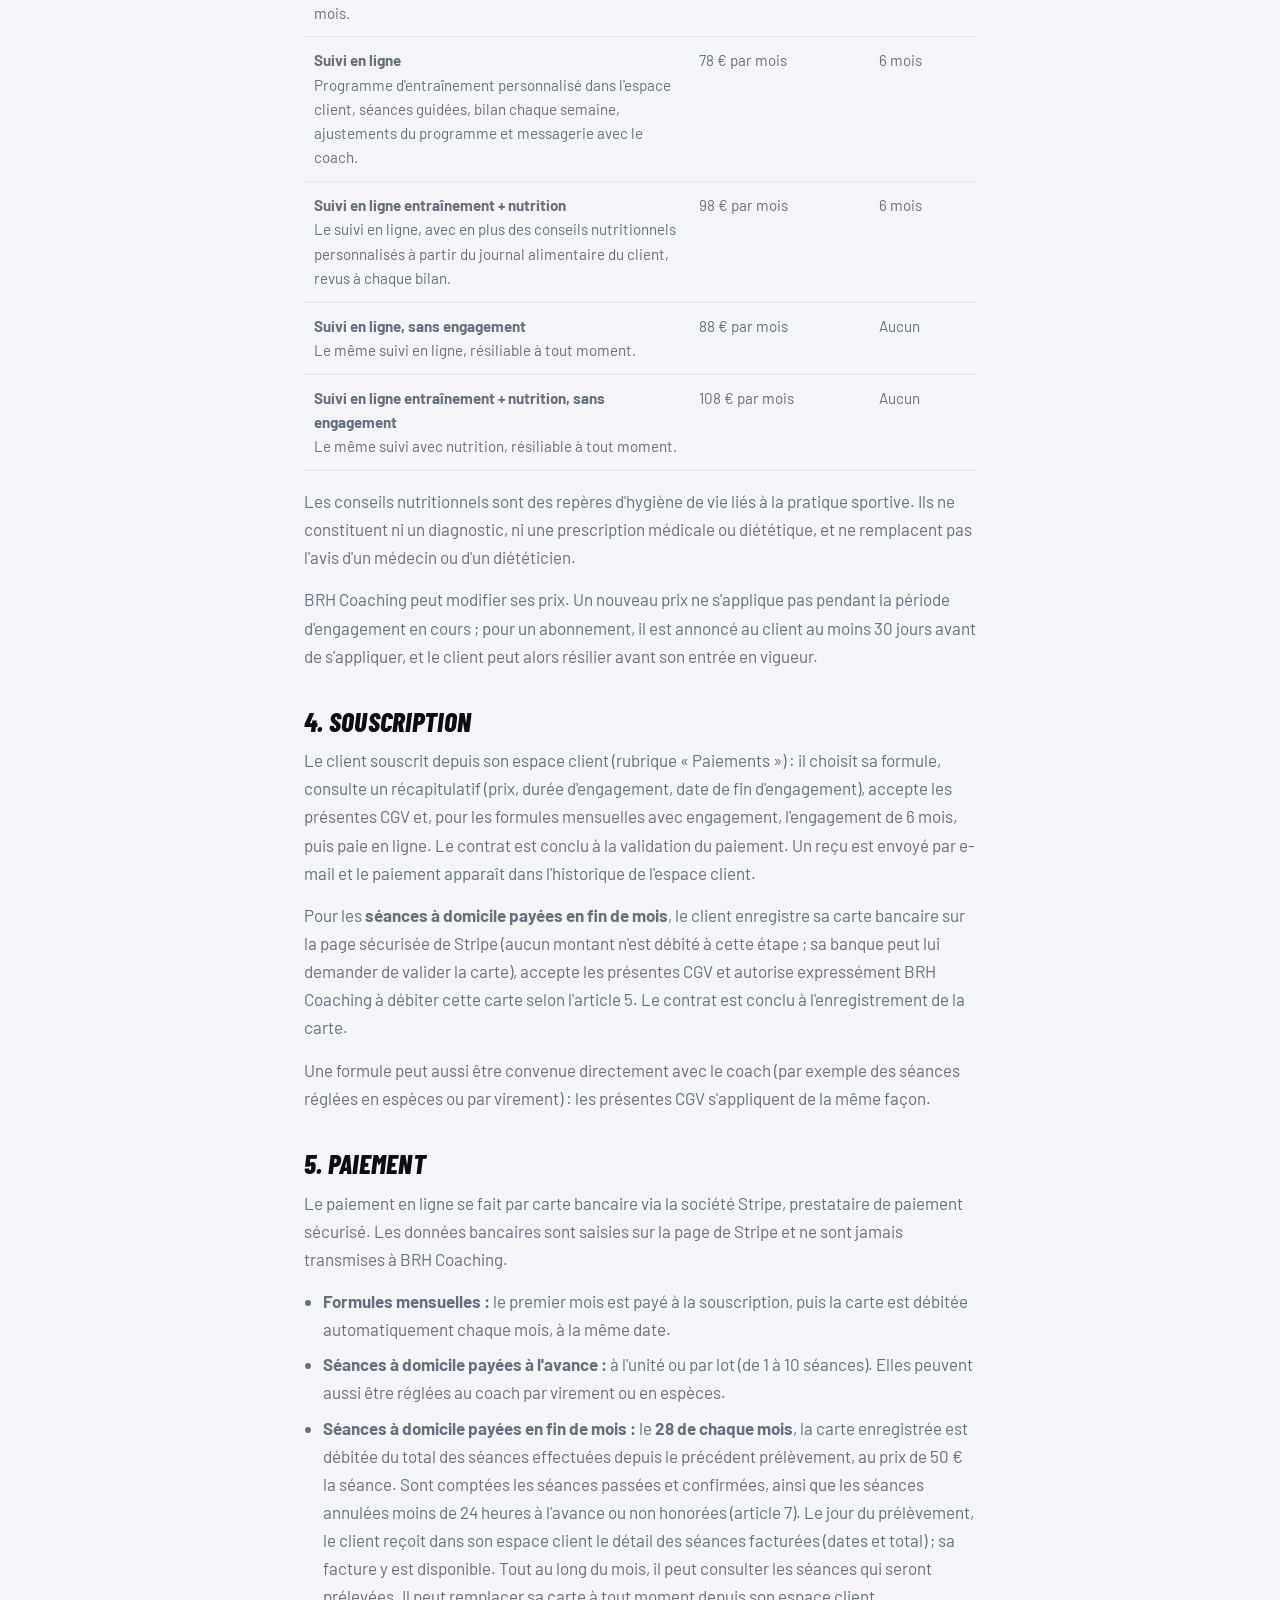
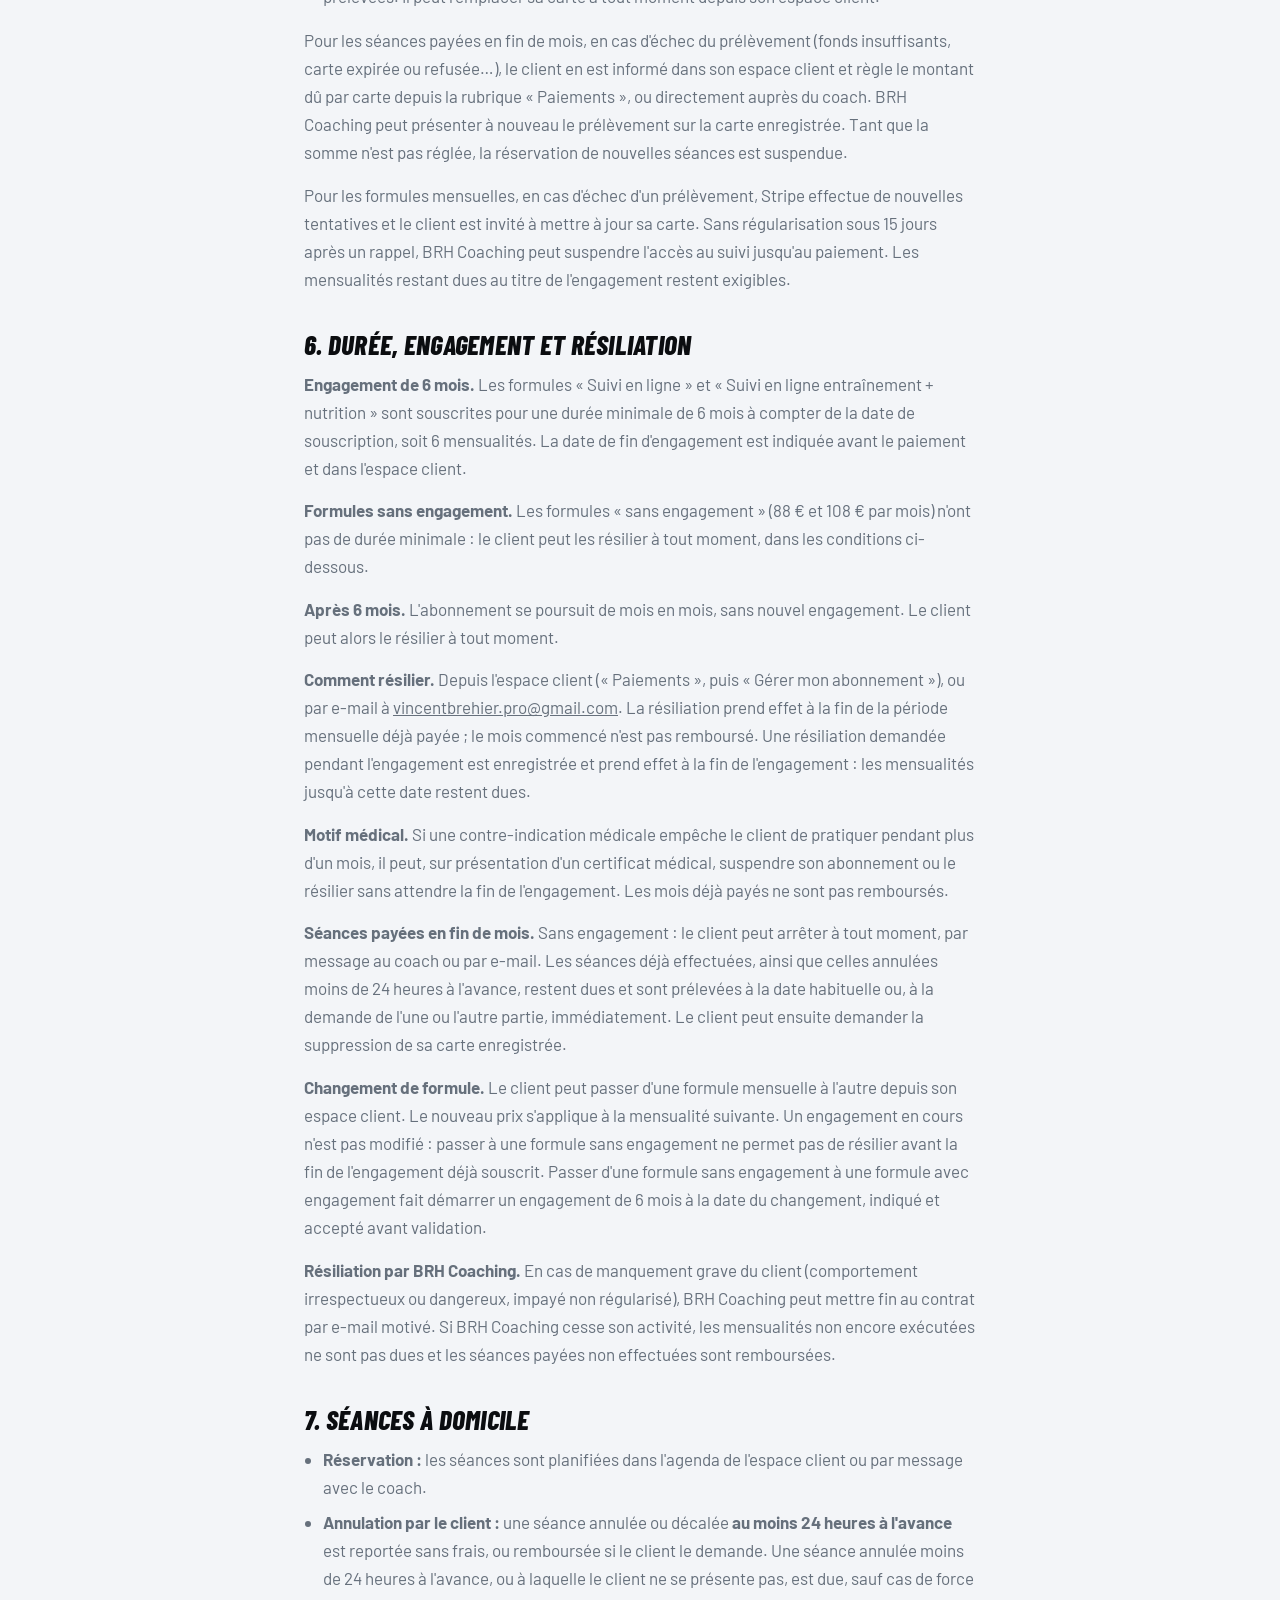
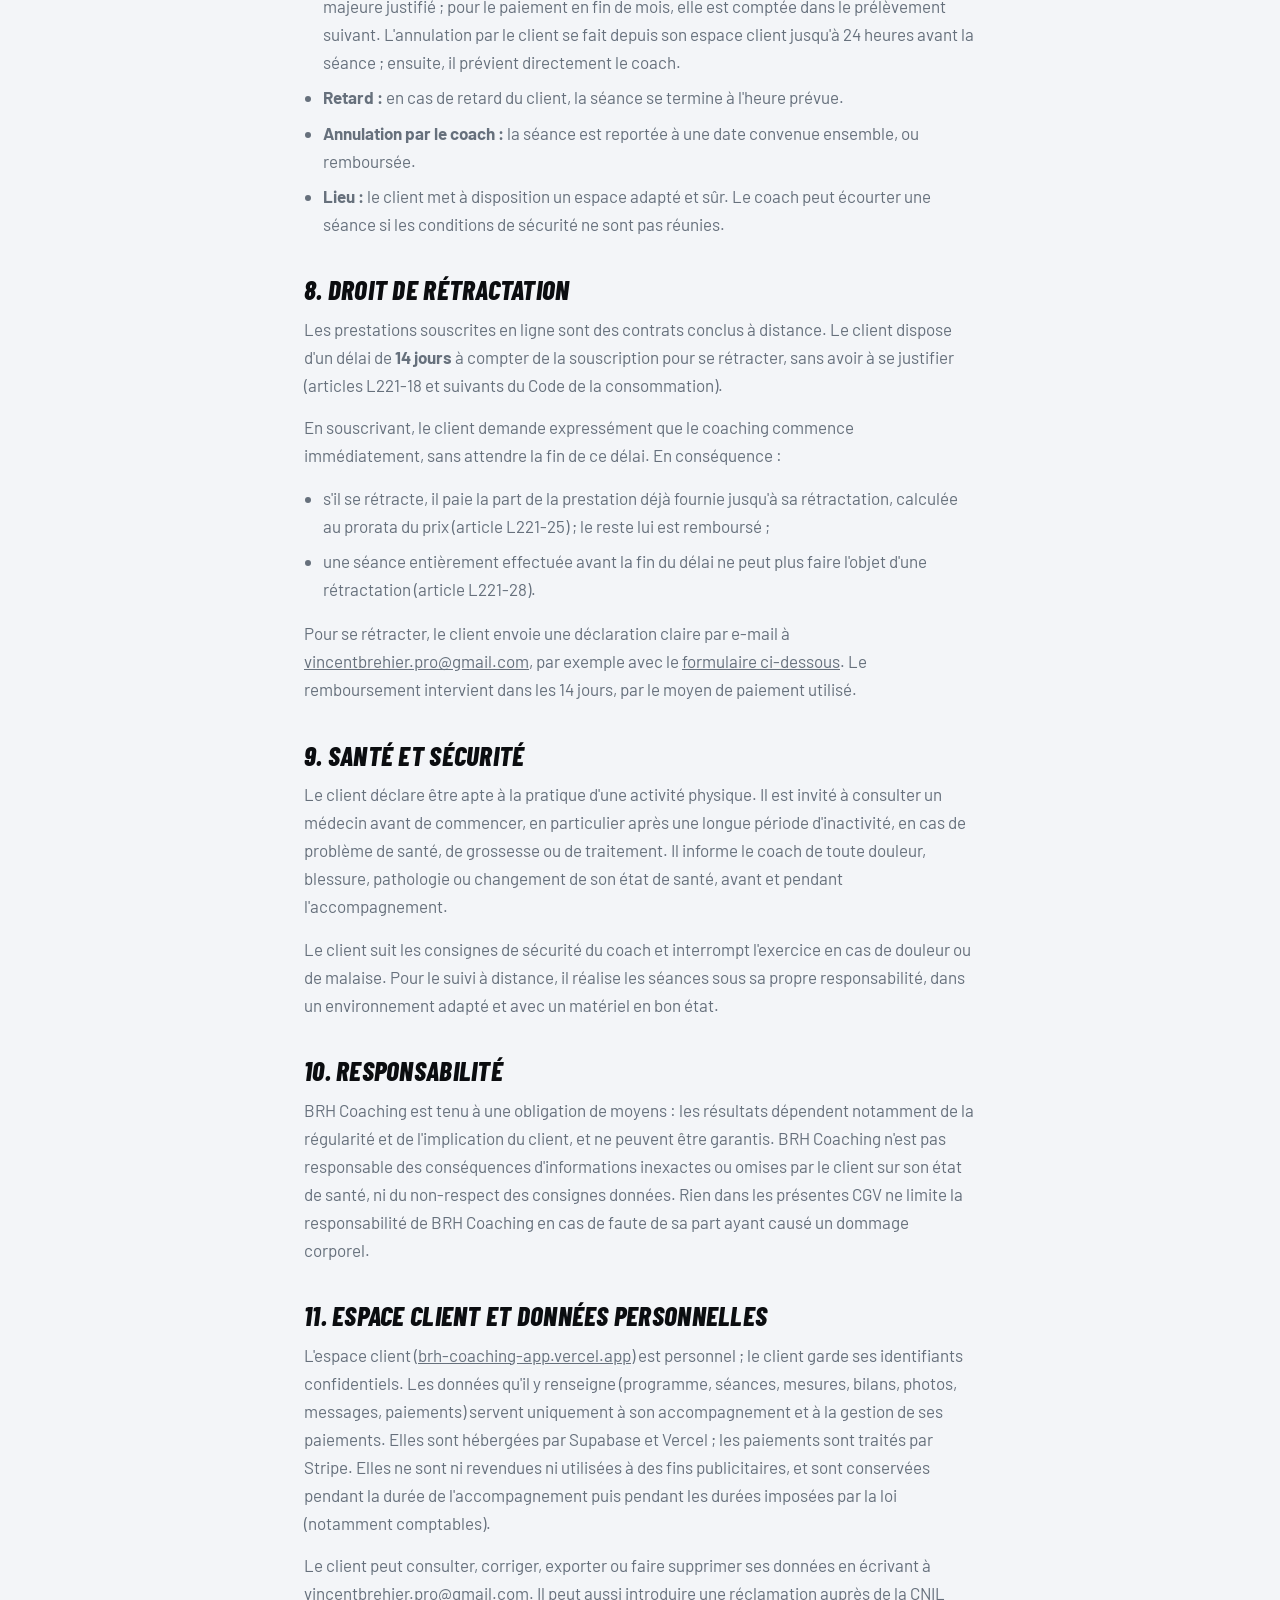
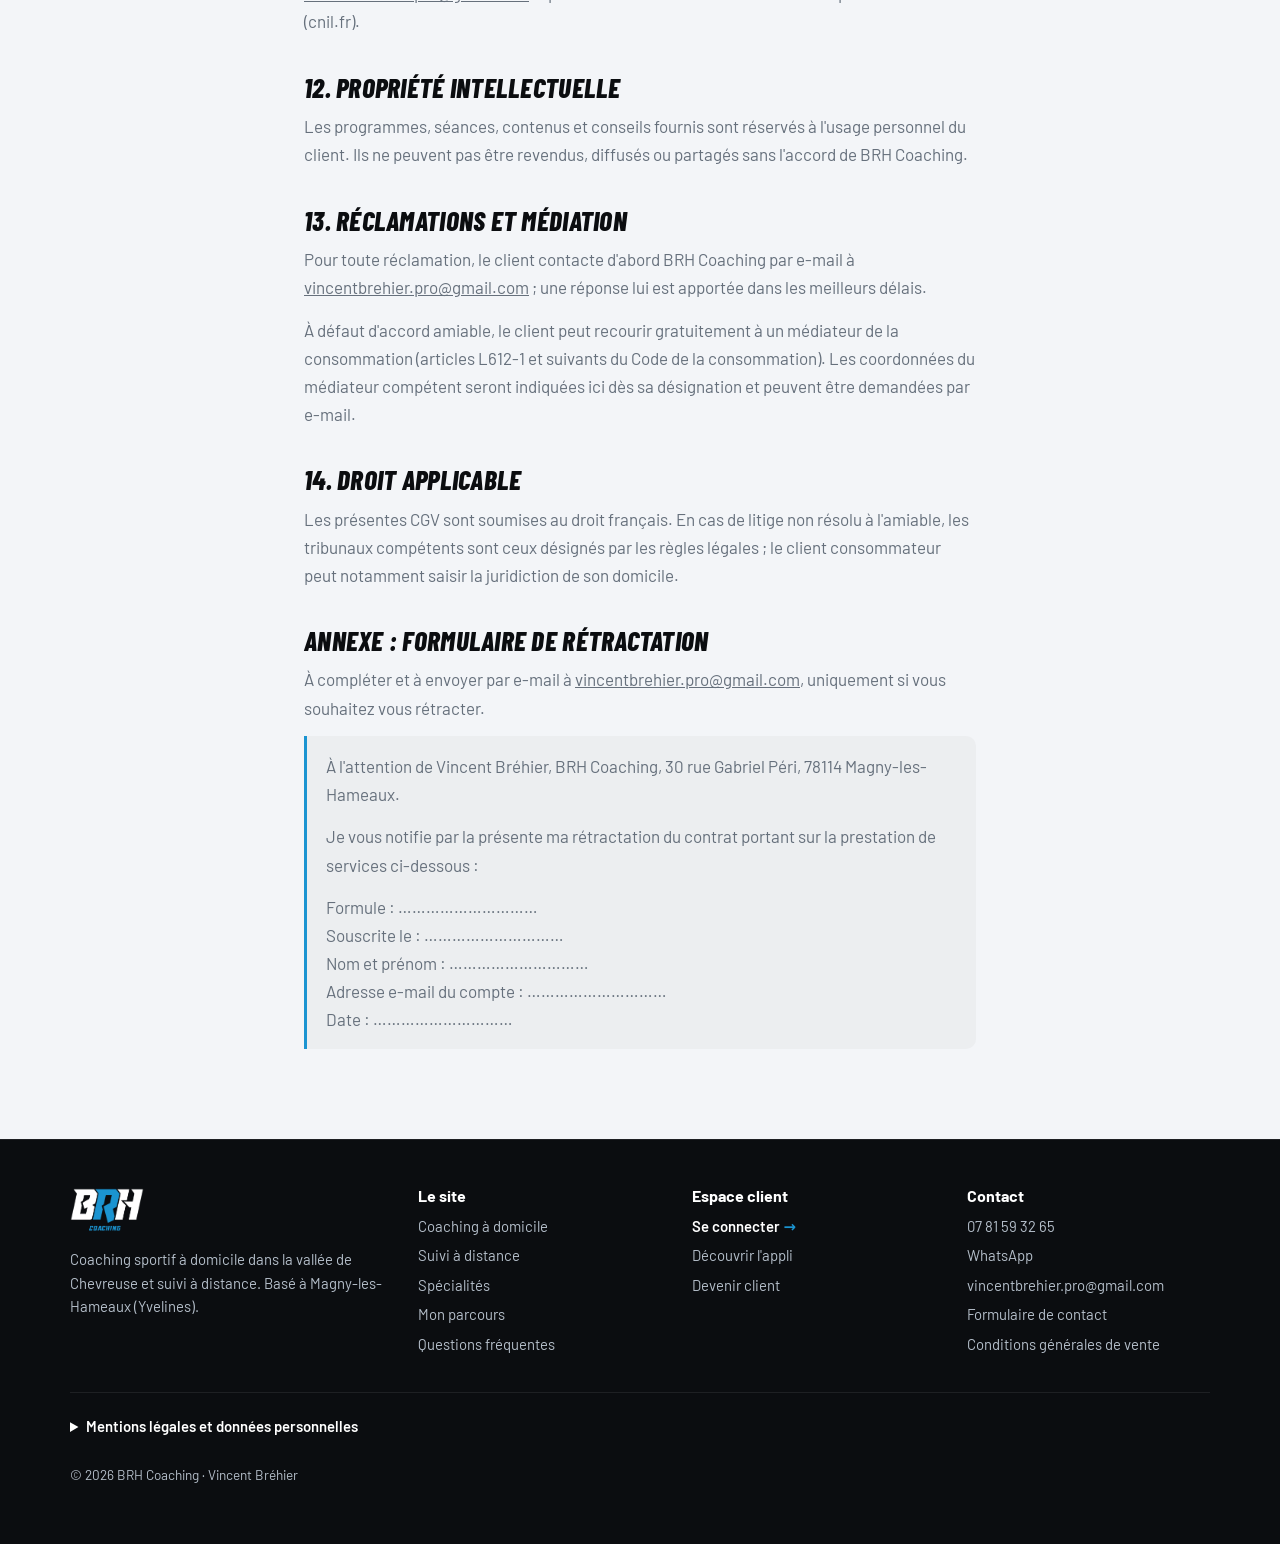
<file: conditions-generales-de-vente/index.html>
<!DOCTYPE html>
<html lang="fr">
<head>
<meta charset="utf-8">
<meta name="viewport" content="width=device-width, initial-scale=1, viewport-fit=cover">
<title>Conditions générales de vente | BRH Coaching</title>
<meta name="description" content="Conditions générales de vente BRH Coaching : formules, prix, paiement, engagement de 6 mois, résiliation, annulation des séances et droit de rétractation.">
<link rel="canonical" href="https://brh-coaching.vercel.app/conditions-generales-de-vente/">
<meta name="robots" content="index, follow, max-image-preview:large">
<meta name="author" content="Vincent Bréhier">
<meta name="google-site-verification" content="BQLzaZugo_-6aWqYIs7Mb62Du1Opm7MKofQTzkQV3Fw">
<meta name="geo.region" content="FR-78">
<meta name="geo.placename" content="Magny-les-Hameaux">
<meta property="og:type" content="website">
<meta property="og:locale" content="fr_FR">
<meta property="og:site_name" content="BRH Coaching">
<meta property="og:title" content="Conditions générales de vente | BRH Coaching">
<meta property="og:description" content="Conditions générales de vente BRH Coaching : formules, prix, paiement, engagement de 6 mois, résiliation, annulation des séances et droit de rétractation.">
<meta property="og:url" content="https://brh-coaching.vercel.app/conditions-generales-de-vente/">
<meta property="og:image" content="https://brh-coaching.vercel.app/assets/img/og.jpg">
<meta property="og:image:width" content="1200">
<meta property="og:image:height" content="630">
<meta property="og:image:alt" content="Vincent Bréhier, coach BRH Coaching, à vélo au Versailles Triathlon Festival">
<meta name="twitter:card" content="summary_large_image">
<meta name="theme-color" content="#0b0d10">
<link rel="icon" type="image/png" sizes="48x48" href="/favicon-48.png">
<link rel="icon" type="image/png" sizes="32x32" href="/favicon-32.png">
<link rel="apple-touch-icon" href="/apple-touch-icon.png">
<link rel="manifest" href="/site.webmanifest">
<link rel="preconnect" href="https://fonts.googleapis.com">
<link rel="preconnect" href="https://fonts.gstatic.com" crossorigin>
<link href="https://fonts.googleapis.com/css2?family=Barlow:wght@400;500;600;700&family=Barlow+Condensed:ital,wght@1,600;1,700;1,800&display=swap" rel="stylesheet">
<link rel="stylesheet" href="/assets/css/site.css?v=20261124">
<script type="application/ld+json">
{
  "@context": "https://schema.org",
  "@graph": [
    {
      "@type": "BreadcrumbList",
      "itemListElement": [
        {
          "@type": "ListItem",
          "position": 1,
          "name": "Accueil",
          "item": "https://brh-coaching.vercel.app/"
        },
        {
          "@type": "ListItem",
          "position": 2,
          "name": "Conditions générales de vente",
          "item": "https://brh-coaching.vercel.app/conditions-generales-de-vente/"
        }
      ]
    }
  ]
}
</script>
</head>
<body>
<a class="skip" href="#contenu">Aller au contenu</a>
<header class="top">
  <div class="wrap">
    <a class="brand" href="/" aria-label="BRH Coaching, accueil"><img src="/assets/img/logo-brh-coaching.png" alt="BRH Coaching" width="74" height="44"></a>
    <a class="top-app" href="https://brh-coaching-app.vercel.app"><svg class="ico" viewBox="0 0 24 24" aria-hidden="true"><path d="M15 3h4a2 2 0 0 1 2 2v14a2 2 0 0 1-2 2h-4"/><path d="M10 17l5-5-5-5"/><path d="M15 12H3"/></svg><span>Espace client</span></a>
    <button class="menu-btn" type="button" aria-expanded="false" aria-controls="tabs">Menu</button>
    <nav class="tabs" id="tabs" aria-label="Navigation principale">
      <a href="/">Accueil</a>
      <a href="/coaching-a-domicile/">À domicile</a>
      <a href="/suivi-a-distance/">À distance</a>
      <a href="/specialites/">Spécialités</a>
      <a href="/parcours/">Mon parcours</a>
      <a href="/questions-frequentes/">Questions</a>
      <a href="https://brh-coaching-app.vercel.app" class="app"><svg class="ico" viewBox="0 0 24 24" aria-hidden="true"><path d="M15 3h4a2 2 0 0 1 2 2v14a2 2 0 0 1-2 2h-4"/><path d="M10 17l5-5-5-5"/><path d="M15 12H3"/></svg>Espace client</a>
      <a href="/contact/" class="cta">Me contacter</a>
    </nav>
  </div>
</header>

<main id="contenu">
<header class="ph">
      <div class="topo" aria-hidden="true"></div>
      <div class="wrap">
        <ol class="crumbs"><li><a href="/">Accueil</a></li><li aria-current="page">Conditions générales de vente</li></ol>
        <h1>Conditions générales de vente</h1>
        <p>Les règles qui s'appliquent aux séances à domicile et au suivi à distance BRH Coaching. Version du 24 novembre 2026 (n° 3 : formules en ligne sans engagement et paiement des séances à domicile en fin de mois).</p>
      </div>
    </header>
    <section class="s">
      <div class="wrap narrow legal">
        <nav class="toc" aria-label="Sommaire">
          <ol>
            <li><a href="#objet">Objet</a></li>
            <li><a href="#prestataire">Prestataire</a></li>
            <li><a href="#prestations">Prestations et prix</a></li>
            <li><a href="#souscription">Souscription</a></li>
            <li><a href="#paiement">Paiement</a></li>
            <li><a href="#engagement">Durée, engagement et résiliation</a></li>
            <li><a href="#seances">Séances à domicile</a></li>
            <li><a href="#retractation">Droit de rétractation</a></li>
            <li><a href="#sante">Santé et sécurité</a></li>
            <li><a href="#responsabilite">Responsabilité</a></li>
            <li><a href="#espace">Espace client et données personnelles</a></li>
            <li><a href="#propriete">Propriété intellectuelle</a></li>
            <li><a href="#reclamations">Réclamations et médiation</a></li>
            <li><a href="#droit">Droit applicable</a></li>
            <li><a href="#formulaire">Formulaire de rétractation</a></li>
          </ol>
        </nav>

        <h2 id="objet">1. Objet</h2>
        <p>Les présentes conditions générales de vente (CGV) s'appliquent à toutes les prestations de coaching sportif vendues par BRH Coaching à des particuliers (le « client »). Elles sont acceptées par le client avant tout paiement, en cochant la case prévue dans son espace client. La version applicable est celle en vigueur à la date de la souscription.</p>

        <h2 id="prestataire">2. Prestataire</h2>
        <p>Vincent Bréhier, entrepreneur individuel, exerçant sous le nom commercial BRH Coaching.<br>
        Adresse : 30 rue Gabriel Péri, 78114 Magny-les-Hameaux.<br>
        SIRET : 913 358 636 00011.<br>
        Contact : <a href="mailto:vincentbrehier.pro@gmail.com">vincentbrehier.pro@gmail.com</a>, <a href="tel:+33781593265">07 81 59 32 65</a>.<br>
        TVA non applicable, article 293 B du Code général des impôts.</p>

        <h2 id="prestations">3. Prestations et prix</h2>
        <p>Les prix sont indiqués en euros, toutes taxes comprises (TVA non applicable). Aucun frais supplémentaire n'est facturé au client, notamment pour le paiement par carte.</p>
        <div class="table-wrap"><table>
          <thead><tr><th>Formule</th><th>Prix</th><th>Engagement</th></tr></thead>
          <tbody>
            <tr><td><b>Séance de coaching à domicile</b><br>Séance individuelle d'une heure au domicile du client ou dans un lieu convenu, dans la zone desservie (vallée de Chevreuse et alentours).</td><td>50 € la séance</td><td>Aucun</td></tr>
            <tr><td><b>Séances à domicile payées en fin de mois</b><br>Les mêmes séances d'une heure, sans paiement à l'avance : le client enregistre sa carte bancaire et le total des séances effectuées est prélevé une fois par mois.</td><td>50 € la séance effectuée</td><td>Aucun</td></tr>
            <tr><td><b>Suivi en ligne</b><br>Programme d'entraînement personnalisé dans l'espace client, séances guidées, bilan chaque semaine, ajustements du programme et messagerie avec le coach.</td><td>78 € par mois</td><td>6 mois</td></tr>
            <tr><td><b>Suivi en ligne entraînement + nutrition</b><br>Le suivi en ligne, avec en plus des conseils nutritionnels personnalisés à partir du journal alimentaire du client, revus à chaque bilan.</td><td>98 € par mois</td><td>6 mois</td></tr>
            <tr><td><b>Suivi en ligne, sans engagement</b><br>Le même suivi en ligne, résiliable à tout moment.</td><td>88 € par mois</td><td>Aucun</td></tr>
            <tr><td><b>Suivi en ligne entraînement + nutrition, sans engagement</b><br>Le même suivi avec nutrition, résiliable à tout moment.</td><td>108 € par mois</td><td>Aucun</td></tr>
          </tbody>
        </table></div>
        <p>Les conseils nutritionnels sont des repères d'hygiène de vie liés à la pratique sportive. Ils ne constituent ni un diagnostic, ni une prescription médicale ou diététique, et ne remplacent pas l'avis d'un médecin ou d'un diététicien.</p>
        <p>BRH Coaching peut modifier ses prix. Un nouveau prix ne s'applique pas pendant la période d'engagement en cours ; pour un abonnement, il est annoncé au client au moins 30 jours avant de s'appliquer, et le client peut alors résilier avant son entrée en vigueur.</p>

        <h2 id="souscription">4. Souscription</h2>
        <p>Le client souscrit depuis son espace client (rubrique « Paiements ») : il choisit sa formule, consulte un récapitulatif (prix, durée d'engagement, date de fin d'engagement), accepte les présentes CGV et, pour les formules mensuelles avec engagement, l'engagement de 6 mois, puis paie en ligne. Le contrat est conclu à la validation du paiement. Un reçu est envoyé par e-mail et le paiement apparaît dans l'historique de l'espace client.</p>
        <p>Pour les <b>séances à domicile payées en fin de mois</b>, le client enregistre sa carte bancaire sur la page sécurisée de Stripe (aucun montant n'est débité à cette étape ; sa banque peut lui demander de valider la carte), accepte les présentes CGV et autorise expressément BRH Coaching à débiter cette carte selon l'article 5. Le contrat est conclu à l'enregistrement de la carte.</p>
        <p>Une formule peut aussi être convenue directement avec le coach (par exemple des séances réglées en espèces ou par virement) : les présentes CGV s'appliquent de la même façon.</p>

        <h2 id="paiement">5. Paiement</h2>
        <p>Le paiement en ligne se fait par carte bancaire via la société Stripe, prestataire de paiement sécurisé. Les données bancaires sont saisies sur la page de Stripe et ne sont jamais transmises à BRH Coaching.</p>
        <ul>
          <li><b>Formules mensuelles :</b> le premier mois est payé à la souscription, puis la carte est débitée automatiquement chaque mois, à la même date.</li>
          <li><b>Séances à domicile payées à l'avance :</b> à l'unité ou par lot (de 1 à 10 séances). Elles peuvent aussi être réglées au coach par virement ou en espèces.</li>
          <li><b>Séances à domicile payées en fin de mois :</b> le <b>28 de chaque mois</b>, la carte enregistrée est débitée du total des séances effectuées depuis le précédent prélèvement, au prix de 50 € la séance. Sont comptées les séances passées et confirmées, ainsi que les séances annulées moins de 24 heures à l'avance ou non honorées (article 7). Le jour du prélèvement, le client reçoit dans son espace client le détail des séances facturées (dates et total) ; sa facture y est disponible. Tout au long du mois, il peut consulter les séances qui seront prélevées. Il peut remplacer sa carte à tout moment depuis son espace client.</li>
        </ul>
        <p>Pour les séances payées en fin de mois, en cas d'échec du prélèvement (fonds insuffisants, carte expirée ou refusée…), le client en est informé dans son espace client et règle le montant dû par carte depuis la rubrique « Paiements », ou directement auprès du coach. BRH Coaching peut présenter à nouveau le prélèvement sur la carte enregistrée. Tant que la somme n'est pas réglée, la réservation de nouvelles séances est suspendue.</p>
        <p>Pour les formules mensuelles, en cas d'échec d'un prélèvement, Stripe effectue de nouvelles tentatives et le client est invité à mettre à jour sa carte. Sans régularisation sous 15 jours après un rappel, BRH Coaching peut suspendre l'accès au suivi jusqu'au paiement. Les mensualités restant dues au titre de l'engagement restent exigibles.</p>

        <h2 id="engagement">6. Durée, engagement et résiliation</h2>
        <p><b>Engagement de 6 mois.</b> Les formules « Suivi en ligne » et « Suivi en ligne entraînement + nutrition » sont souscrites pour une durée minimale de 6 mois à compter de la date de souscription, soit 6 mensualités. La date de fin d'engagement est indiquée avant le paiement et dans l'espace client.</p>
        <p><b>Formules sans engagement.</b> Les formules « sans engagement » (88 € et 108 € par mois) n'ont pas de durée minimale : le client peut les résilier à tout moment, dans les conditions ci-dessous.</p>
        <p><b>Après 6 mois.</b> L'abonnement se poursuit de mois en mois, sans nouvel engagement. Le client peut alors le résilier à tout moment.</p>
        <p><b>Comment résilier.</b> Depuis l'espace client (« Paiements », puis « Gérer mon abonnement »), ou par e-mail à <a href="mailto:vincentbrehier.pro@gmail.com">vincentbrehier.pro@gmail.com</a>. La résiliation prend effet à la fin de la période mensuelle déjà payée ; le mois commencé n'est pas remboursé. Une résiliation demandée pendant l'engagement est enregistrée et prend effet à la fin de l'engagement : les mensualités jusqu'à cette date restent dues.</p>
        <p><b>Motif médical.</b> Si une contre-indication médicale empêche le client de pratiquer pendant plus d'un mois, il peut, sur présentation d'un certificat médical, suspendre son abonnement ou le résilier sans attendre la fin de l'engagement. Les mois déjà payés ne sont pas remboursés.</p>
        <p><b>Séances payées en fin de mois.</b> Sans engagement : le client peut arrêter à tout moment, par message au coach ou par e-mail. Les séances déjà effectuées, ainsi que celles annulées moins de 24 heures à l'avance, restent dues et sont prélevées à la date habituelle ou, à la demande de l'une ou l'autre partie, immédiatement. Le client peut ensuite demander la suppression de sa carte enregistrée.</p>
        <p><b>Changement de formule.</b> Le client peut passer d'une formule mensuelle à l'autre depuis son espace client. Le nouveau prix s'applique à la mensualité suivante. Un engagement en cours n'est pas modifié : passer à une formule sans engagement ne permet pas de résilier avant la fin de l'engagement déjà souscrit. Passer d'une formule sans engagement à une formule avec engagement fait démarrer un engagement de 6 mois à la date du changement, indiqué et accepté avant validation.</p>
        <p><b>Résiliation par BRH Coaching.</b> En cas de manquement grave du client (comportement irrespectueux ou dangereux, impayé non régularisé), BRH Coaching peut mettre fin au contrat par e-mail motivé. Si BRH Coaching cesse son activité, les mensualités non encore exécutées ne sont pas dues et les séances payées non effectuées sont remboursées.</p>

        <h2 id="seances">7. Séances à domicile</h2>
        <ul>
          <li><b>Réservation :</b> les séances sont planifiées dans l'agenda de l'espace client ou par message avec le coach.</li>
          <li><b>Annulation par le client :</b> une séance annulée ou décalée <b>au moins 24 heures à l'avance</b> est reportée sans frais, ou remboursée si le client le demande. Une séance annulée moins de 24 heures à l'avance, ou à laquelle le client ne se présente pas, est due, sauf cas de force majeure justifié ; pour le paiement en fin de mois, elle est comptée dans le prélèvement suivant. L'annulation par le client se fait depuis son espace client jusqu'à 24 heures avant la séance ; ensuite, il prévient directement le coach.</li>
          <li><b>Retard :</b> en cas de retard du client, la séance se termine à l'heure prévue.</li>
          <li><b>Annulation par le coach :</b> la séance est reportée à une date convenue ensemble, ou remboursée.</li>
          <li><b>Lieu :</b> le client met à disposition un espace adapté et sûr. Le coach peut écourter une séance si les conditions de sécurité ne sont pas réunies.</li>
        </ul>

        <h2 id="retractation">8. Droit de rétractation</h2>
        <p>Les prestations souscrites en ligne sont des contrats conclus à distance. Le client dispose d'un délai de <b>14 jours</b> à compter de la souscription pour se rétracter, sans avoir à se justifier (articles L221-18 et suivants du Code de la consommation).</p>
        <p>En souscrivant, le client demande expressément que le coaching commence immédiatement, sans attendre la fin de ce délai. En conséquence :</p>
        <ul>
          <li>s'il se rétracte, il paie la part de la prestation déjà fournie jusqu'à sa rétractation, calculée au prorata du prix (article L221-25) ; le reste lui est remboursé ;</li>
          <li>une séance entièrement effectuée avant la fin du délai ne peut plus faire l'objet d'une rétractation (article L221-28).</li>
        </ul>
        <p>Pour se rétracter, le client envoie une déclaration claire par e-mail à <a href="mailto:vincentbrehier.pro@gmail.com">vincentbrehier.pro@gmail.com</a>, par exemple avec le <a href="#formulaire">formulaire ci-dessous</a>. Le remboursement intervient dans les 14 jours, par le moyen de paiement utilisé.</p>

        <h2 id="sante">9. Santé et sécurité</h2>
        <p>Le client déclare être apte à la pratique d'une activité physique. Il est invité à consulter un médecin avant de commencer, en particulier après une longue période d'inactivité, en cas de problème de santé, de grossesse ou de traitement. Il informe le coach de toute douleur, blessure, pathologie ou changement de son état de santé, avant et pendant l'accompagnement.</p>
        <p>Le client suit les consignes de sécurité du coach et interrompt l'exercice en cas de douleur ou de malaise. Pour le suivi à distance, il réalise les séances sous sa propre responsabilité, dans un environnement adapté et avec un matériel en bon état.</p>

        <h2 id="responsabilite">10. Responsabilité</h2>
        <p>BRH Coaching est tenu à une obligation de moyens : les résultats dépendent notamment de la régularité et de l'implication du client, et ne peuvent être garantis. BRH Coaching n'est pas responsable des conséquences d'informations inexactes ou omises par le client sur son état de santé, ni du non-respect des consignes données. Rien dans les présentes CGV ne limite la responsabilité de BRH Coaching en cas de faute de sa part ayant causé un dommage corporel.</p>

        <h2 id="espace">11. Espace client et données personnelles</h2>
        <p>L'espace client (<a href="https://brh-coaching-app.vercel.app">brh-coaching-app.vercel.app</a>) est personnel ; le client garde ses identifiants confidentiels. Les données qu'il y renseigne (programme, séances, mesures, bilans, photos, messages, paiements) servent uniquement à son accompagnement et à la gestion de ses paiements. Elles sont hébergées par Supabase et Vercel ; les paiements sont traités par Stripe. Elles ne sont ni revendues ni utilisées à des fins publicitaires, et sont conservées pendant la durée de l'accompagnement puis pendant les durées imposées par la loi (notamment comptables).</p>
        <p>Le client peut consulter, corriger, exporter ou faire supprimer ses données en écrivant à <a href="mailto:vincentbrehier.pro@gmail.com">vincentbrehier.pro@gmail.com</a>. Il peut aussi introduire une réclamation auprès de la CNIL (cnil.fr).</p>

        <h2 id="propriete">12. Propriété intellectuelle</h2>
        <p>Les programmes, séances, contenus et conseils fournis sont réservés à l'usage personnel du client. Ils ne peuvent pas être revendus, diffusés ou partagés sans l'accord de BRH Coaching.</p>

        <h2 id="reclamations">13. Réclamations et médiation</h2>
        <p>Pour toute réclamation, le client contacte d'abord BRH Coaching par e-mail à <a href="mailto:vincentbrehier.pro@gmail.com">vincentbrehier.pro@gmail.com</a> ; une réponse lui est apportée dans les meilleurs délais.</p>
        <p>À défaut d'accord amiable, le client peut recourir gratuitement à un médiateur de la consommation (articles L612-1 et suivants du Code de la consommation). Les coordonnées du médiateur compétent seront indiquées ici dès sa désignation et peuvent être demandées par e-mail.</p>

        <h2 id="droit">14. Droit applicable</h2>
        <p>Les présentes CGV sont soumises au droit français. En cas de litige non résolu à l'amiable, les tribunaux compétents sont ceux désignés par les règles légales ; le client consommateur peut notamment saisir la juridiction de son domicile.</p>

        <h2 id="formulaire">Annexe : formulaire de rétractation</h2>
        <p>À compléter et à envoyer par e-mail à <a href="mailto:vincentbrehier.pro@gmail.com">vincentbrehier.pro@gmail.com</a>, uniquement si vous souhaitez vous rétracter.</p>
        <blockquote>
          <p>À l'attention de Vincent Bréhier, BRH Coaching, 30 rue Gabriel Péri, 78114 Magny-les-Hameaux.</p>
          <p>Je vous notifie par la présente ma rétractation du contrat portant sur la prestation de services ci-dessous :</p>
          <p>Formule : …………………………<br>
          Souscrite le : …………………………<br>
          Nom et prénom : …………………………<br>
          Adresse e-mail du compte : …………………………<br>
          Date : …………………………</p>
        </blockquote>
      </div>
    </section>

</main>

<footer>
  <div class="wrap">
    <div class="cols">
      <div>
        <img src="/assets/img/logo-brh-coaching.png" alt="BRH Coaching" width="74" height="44" loading="lazy">
        <p>Coaching sportif à domicile dans la vallée de Chevreuse et suivi à distance. Basé à Magny-les-Hameaux (Yvelines).</p>
      </div>
      <nav aria-label="Pages du site">
        <h2>Le site</h2>
        <ul>
          <li><a href="/coaching-a-domicile/">Coaching à domicile</a></li>
          <li><a href="/suivi-a-distance/">Suivi à distance</a></li>
          <li><a href="/specialites/">Spécialités</a></li>
          <li><a href="/parcours/">Mon parcours</a></li>
          <li><a href="/questions-frequentes/">Questions fréquentes</a></li>
        </ul>
      </nav>
      <div>
        <h2>Espace client</h2>
        <ul>
          <li><a class="app-link" href="https://brh-coaching-app.vercel.app">Se connecter</a></li>
          <li><a href="/suivi-a-distance/#espace-client">Découvrir l'appli</a></li>
          <li><a href="/contact/">Devenir client</a></li>
        </ul>
      </div>
      <div>
        <h2>Contact</h2>
        <ul>
          <li><a href="tel:+33781593265">07 81 59 32 65</a></li>
          <li><a href="https://wa.me/33781593265" rel="noopener">WhatsApp</a></li>
          <li><a href="mailto:vincentbrehier.pro@gmail.com">vincentbrehier.pro@gmail.com</a></li>
          <li><a href="/contact/">Formulaire de contact</a></li>
          <li><a href="/conditions-generales-de-vente/">Conditions générales de vente</a></li>
        </ul>
      </div>
    </div>
    <details>
      <summary>Mentions légales et données personnelles</summary>
      <p><strong>Éditeur :</strong> Vincent Bréhier, entrepreneur individuel (BRH Coaching), 30 rue Gabriel Péri, 78114 Magny-les-Hameaux. SIRET : 913 358 636 00011. Contact : vincentbrehier.pro@gmail.com, 07 81 59 32 65.</p>
      <p><strong>Hébergement :</strong> Vercel Inc., 440 N Barranca Ave #4133, Covina, CA 91723, États-Unis (vercel.com).</p>
      <p><strong>Photos :</strong> Vincent Bréhier, sauf photo du Versailles Triathlon Festival 2026 : Versailles Images.</p>
      <p><strong>Données personnelles :</strong> les informations envoyées via le formulaire servent uniquement à répondre à votre demande et à préparer votre accompagnement. Elles sont transmises par e-mail via le service FormSubmit et ne sont ni revendues ni utilisées à des fins publicitaires. Vous pouvez demander leur consultation ou leur suppression à tout moment par e-mail. Ce site n'utilise pas de cookies de mesure d'audience.</p>
    </details>
    <p class="copy">© 2026 BRH Coaching · Vincent Bréhier</p>
  </div>
</footer>

<script src="/assets/js/site.js?v=20261124" defer></script>
</body>
</html>
</file>
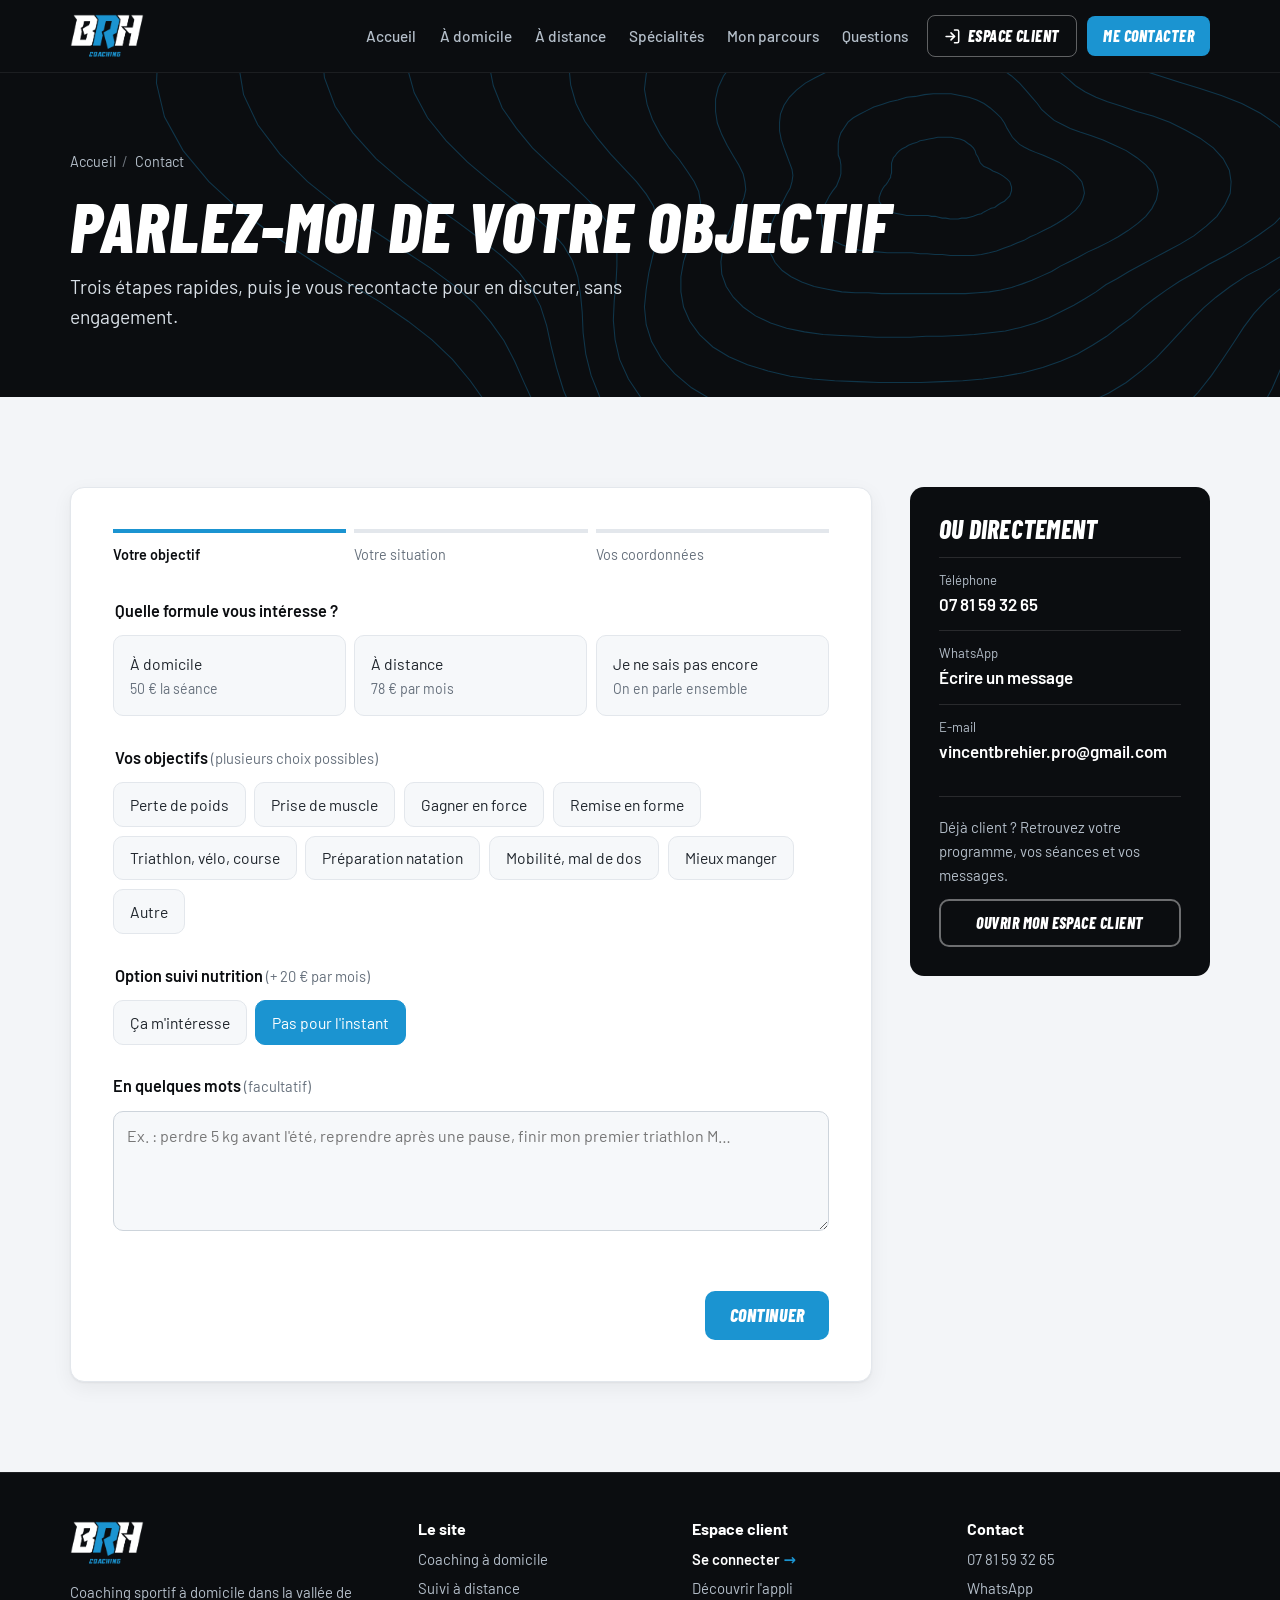
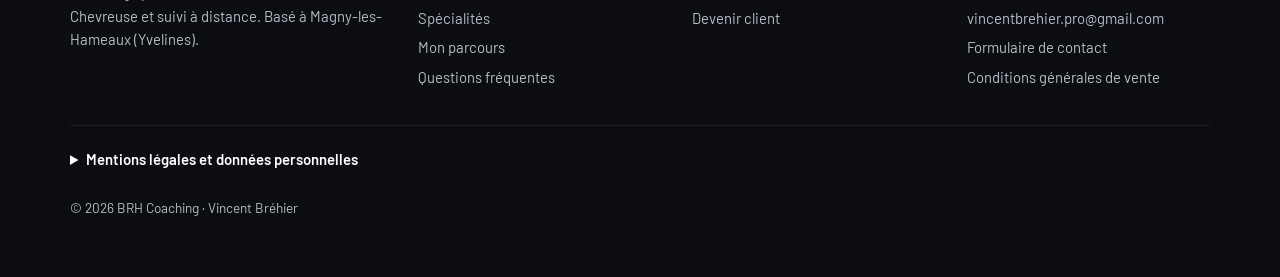
<file: contact/index.html>
<!DOCTYPE html>
<html lang="fr">
<head>
<meta charset="utf-8">
<meta name="viewport" content="width=device-width, initial-scale=1, viewport-fit=cover">
<title>Contact et premier bilan | BRH Coaching</title>
<meta name="description" content="Décrivez votre objectif en trois étapes : Vincent Bréhier vous recontacte pour en parler, sans engagement. Téléphone, WhatsApp ou e-mail.">
<link rel="canonical" href="https://brh-coaching.vercel.app/contact/">
<meta name="robots" content="index, follow, max-image-preview:large">
<meta name="author" content="Vincent Bréhier">
<meta name="google-site-verification" content="BQLzaZugo_-6aWqYIs7Mb62Du1Opm7MKofQTzkQV3Fw">
<meta name="geo.region" content="FR-78">
<meta name="geo.placename" content="Magny-les-Hameaux">
<meta property="og:type" content="website">
<meta property="og:locale" content="fr_FR">
<meta property="og:site_name" content="BRH Coaching">
<meta property="og:title" content="Contact et premier bilan | BRH Coaching">
<meta property="og:description" content="Décrivez votre objectif en trois étapes : Vincent Bréhier vous recontacte pour en parler, sans engagement. Téléphone, WhatsApp ou e-mail.">
<meta property="og:url" content="https://brh-coaching.vercel.app/contact/">
<meta property="og:image" content="https://brh-coaching.vercel.app/assets/img/og.jpg">
<meta property="og:image:width" content="1200">
<meta property="og:image:height" content="630">
<meta property="og:image:alt" content="Vincent Bréhier, coach BRH Coaching, à vélo au Versailles Triathlon Festival">
<meta name="twitter:card" content="summary_large_image">
<meta name="theme-color" content="#0b0d10">
<link rel="icon" type="image/png" sizes="48x48" href="/favicon-48.png">
<link rel="icon" type="image/png" sizes="32x32" href="/favicon-32.png">
<link rel="apple-touch-icon" href="/apple-touch-icon.png">
<link rel="manifest" href="/site.webmanifest">
<link rel="preconnect" href="https://fonts.googleapis.com">
<link rel="preconnect" href="https://fonts.gstatic.com" crossorigin>
<link href="https://fonts.googleapis.com/css2?family=Barlow:wght@400;500;600;700&family=Barlow+Condensed:ital,wght@1,600;1,700;1,800&display=swap" rel="stylesheet">
<link rel="stylesheet" href="/assets/css/site.css?v=20261124">
<script type="application/ld+json">
{
  "@context": "https://schema.org",
  "@graph": [
    {
      "@type": [
        "SportsActivityLocation",
        "LocalBusiness"
      ],
      "@id": "https://brh-coaching.vercel.app/#entreprise",
      "name": "BRH Coaching",
      "url": "https://brh-coaching.vercel.app/",
      "image": "https://brh-coaching.vercel.app/assets/img/og.jpg",
      "logo": "https://brh-coaching.vercel.app/assets/img/icon-512.png",
      "description": "Coach sportif à domicile dans la vallée de Chevreuse et suivi sportif à distance avec espace client.",
      "telephone": "+33781593265",
      "email": "vincentbrehier.pro@gmail.com",
      "priceRange": "50 € – 78 €",
      "address": {
        "@type": "PostalAddress",
        "streetAddress": "30 rue Gabriel Péri",
        "addressLocality": "Magny-les-Hameaux",
        "postalCode": "78114",
        "addressRegion": "Île-de-France",
        "addressCountry": "FR"
      },
      "geo": {
        "@type": "GeoCoordinates",
        "latitude": 48.7419,
        "longitude": 2.0617
      },
      "areaServed": [
        {
          "@type": "City",
          "name": "Magny-les-Hameaux"
        },
        {
          "@type": "City",
          "name": "Saint-Rémy-lès-Chevreuse"
        },
        {
          "@type": "City",
          "name": "Chevreuse"
        },
        {
          "@type": "City",
          "name": "Gif-sur-Yvette"
        },
        {
          "@type": "City",
          "name": "Châteaufort"
        },
        {
          "@type": "City",
          "name": "Voisins-le-Bretonneux"
        },
        {
          "@type": "City",
          "name": "Saint-Lambert"
        },
        {
          "@type": "City",
          "name": "Milon-la-Chapelle"
        },
        {
          "@type": "City",
          "name": "Bures-sur-Yvette"
        },
        {
          "@type": "City",
          "name": "Orsay"
        }
      ],
      "founder": {
        "@id": "https://brh-coaching.vercel.app/#vincent"
      },
      "knowsLanguage": [
        "fr",
        "en"
      ],
      "sameAs": [
        "https://brh-coaching-app.vercel.app"
      ],
      "hasOfferCatalog": {
        "@type": "OfferCatalog",
        "name": "Formules de coaching",
        "itemListElement": [
          {
            "@type": "Offer",
            "name": "Coaching sportif à domicile",
            "url": "https://brh-coaching.vercel.app/coaching-a-domicile/",
            "priceSpecification": {
              "@type": "UnitPriceSpecification",
              "price": 50,
              "priceCurrency": "EUR",
              "unitText": "séance d’une heure"
            }
          },
          {
            "@type": "Offer",
            "name": "Suivi sportif à distance",
            "url": "https://brh-coaching.vercel.app/suivi-a-distance/",
            "priceSpecification": {
              "@type": "UnitPriceSpecification",
              "price": 78,
              "priceCurrency": "EUR",
              "unitText": "mois"
            }
          },
          {
            "@type": "Offer",
            "name": "Option suivi nutrition",
            "url": "https://brh-coaching.vercel.app/suivi-a-distance/",
            "priceSpecification": {
              "@type": "UnitPriceSpecification",
              "price": 20,
              "priceCurrency": "EUR",
              "unitText": "mois"
            }
          }
        ]
      }
    },
    {
      "@type": "BreadcrumbList",
      "itemListElement": [
        {
          "@type": "ListItem",
          "position": 1,
          "name": "Accueil",
          "item": "https://brh-coaching.vercel.app/"
        },
        {
          "@type": "ListItem",
          "position": 2,
          "name": "Contact",
          "item": "https://brh-coaching.vercel.app/contact/"
        }
      ]
    }
  ]
}
</script>
</head>
<body>
<a class="skip" href="#contenu">Aller au contenu</a>
<header class="top">
  <div class="wrap">
    <a class="brand" href="/" aria-label="BRH Coaching, accueil"><img src="/assets/img/logo-brh-coaching.png" alt="BRH Coaching" width="74" height="44"></a>
    <a class="top-app" href="https://brh-coaching-app.vercel.app"><svg class="ico" viewBox="0 0 24 24" aria-hidden="true"><path d="M15 3h4a2 2 0 0 1 2 2v14a2 2 0 0 1-2 2h-4"/><path d="M10 17l5-5-5-5"/><path d="M15 12H3"/></svg><span>Espace client</span></a>
    <button class="menu-btn" type="button" aria-expanded="false" aria-controls="tabs">Menu</button>
    <nav class="tabs" id="tabs" aria-label="Navigation principale">
      <a href="/">Accueil</a>
      <a href="/coaching-a-domicile/">À domicile</a>
      <a href="/suivi-a-distance/">À distance</a>
      <a href="/specialites/">Spécialités</a>
      <a href="/parcours/">Mon parcours</a>
      <a href="/questions-frequentes/">Questions</a>
      <a href="https://brh-coaching-app.vercel.app" class="app"><svg class="ico" viewBox="0 0 24 24" aria-hidden="true"><path d="M15 3h4a2 2 0 0 1 2 2v14a2 2 0 0 1-2 2h-4"/><path d="M10 17l5-5-5-5"/><path d="M15 12H3"/></svg>Espace client</a>
      <a href="/contact/" class="cta" aria-current="page">Me contacter</a>
    </nav>
  </div>
</header>

<main id="contenu">
<header class="ph">
      <div class="topo" aria-hidden="true"></div>
      <div class="wrap">
        <ol class="crumbs"><li><a href="/">Accueil</a></li><li aria-current="page">Contact</li></ol>
        <h1>Parlez-moi de votre objectif</h1>
        <p>Trois étapes rapides, puis je vous recontacte pour en discuter, sans engagement.</p>
      </div>
    </header>

    <section class="s">
      <div class="wrap contact-grid">
        <div class="form-shell">
          <ol class="progress" aria-hidden="true">
            <li class="on">Votre objectif</li>
            <li>Votre situation</li>
            <li>Vos coordonnées</li>
          </ol>

          <form id="form" novalidate>
            <input type="text" name="_honey" class="hp" tabindex="-1" autocomplete="off" aria-hidden="true">

            <fieldset data-step="1">
              <fieldset class="q">
                <legend>Quelle formule vous intéresse ?</legend>
                <div class="choices big">
                  <label class="choice"><input type="radio" name="Formule" value="Coaching à domicile (50 €/h)"><span>À domicile<small>50 € la séance</small></span></label>
                  <label class="choice"><input type="radio" name="Formule" value="Suivi à distance (78 €/mois)"><span>À distance<small>78 € par mois</small></span></label>
                  <label class="choice"><input type="radio" name="Formule" value="Je ne sais pas encore"><span>Je ne sais pas encore<small>On en parle ensemble</small></span></label>
                </div>
              </fieldset>
              <fieldset class="q">
                <legend>Vos objectifs <span class="hint">(plusieurs choix possibles)</span></legend>
                <div class="choices">
                  <label class="choice"><input type="checkbox" name="Objectifs" value="Perte de poids"><span>Perte de poids</span></label>
                  <label class="choice"><input type="checkbox" name="Objectifs" value="Prise de muscle"><span>Prise de muscle</span></label>
                  <label class="choice"><input type="checkbox" name="Objectifs" value="Force"><span>Gagner en force</span></label>
                  <label class="choice"><input type="checkbox" name="Objectifs" value="Remise en forme"><span>Remise en forme</span></label>
                  <label class="choice"><input type="checkbox" name="Objectifs" value="Triathlon, vélo, course"><span>Triathlon, vélo, course</span></label>
                  <label class="choice"><input type="checkbox" name="Objectifs" value="Préparation natation"><span>Préparation natation</span></label>
                  <label class="choice"><input type="checkbox" name="Objectifs" value="Mobilité, mal de dos"><span>Mobilité, mal de dos</span></label>
                  <label class="choice"><input type="checkbox" name="Objectifs" value="Nutrition"><span>Mieux manger</span></label>
                  <label class="choice"><input type="checkbox" name="Objectifs" value="Autre"><span>Autre</span></label>
                </div>
              </fieldset>
              <fieldset class="q">
                <legend>Option suivi nutrition <span class="hint">(+ 20 € par mois)</span></legend>
                <div class="choices">
                  <label class="choice"><input type="radio" name="Option nutrition" value="Oui"><span>Ça m'intéresse</span></label>
                  <label class="choice"><input type="radio" name="Option nutrition" value="Non" checked><span>Pas pour l'instant</span></label>
                </div>
              </fieldset>
              <div class="q">
                <label class="l" for="details">En quelques mots <span class="hint">(facultatif)</span></label>
                <textarea id="details" name="Objectif en détail" placeholder="Ex. : perdre 5 kg avant l'été, reprendre après une pause, finir mon premier triathlon M…"></textarea>
              </div>
              <p class="err-msg" role="alert"></p>
            </fieldset>

            <fieldset data-step="2" hidden>
              <fieldset class="q">
                <legend>Aujourd'hui, vous faites du sport…</legend>
                <div class="choices">
                  <label class="choice"><input type="radio" name="Niveau actuel" value="Pas du tout"><span>Pas du tout</span></label>
                  <label class="choice"><input type="radio" name="Niveau actuel" value="De temps en temps"><span>De temps en temps</span></label>
                  <label class="choice"><input type="radio" name="Niveau actuel" value="1 à 2 fois par semaine"><span>1 à 2 fois par semaine</span></label>
                  <label class="choice"><input type="radio" name="Niveau actuel" value="3 fois ou plus par semaine"><span>3 fois ou plus par semaine</span></label>
                </div>
              </fieldset>
              <fieldset class="q">
                <legend>Vos disponibilités <span class="hint">(plusieurs choix possibles)</span></legend>
                <div class="choices">
                  <label class="choice"><input type="checkbox" name="Disponibilités" value="Tôt le matin"><span>Tôt le matin</span></label>
                  <label class="choice"><input type="checkbox" name="Disponibilités" value="En journée"><span>En journée</span></label>
                  <label class="choice"><input type="checkbox" name="Disponibilités" value="Midi"><span>Midi</span></label>
                  <label class="choice"><input type="checkbox" name="Disponibilités" value="Soir"><span>Soir</span></label>
                  <label class="choice"><input type="checkbox" name="Disponibilités" value="Week-end"><span>Week-end</span></label>
                </div>
              </fieldset>
              <div class="q">
                <label class="l" for="sante">Douleurs, blessures ou points d'attention <span class="hint">(facultatif)</span></label>
                <textarea id="sante" name="Points d'attention" placeholder="Ex. : genou fragile, reprise après une grossesse, travail de bureau toute la journée…"></textarea>
              </div>
              <p class="err-msg" role="alert"></p>
            </fieldset>

            <fieldset data-step="3" hidden>
              <div class="row q">
                <div class="field"><label for="prenom">Prénom</label><input type="text" id="prenom" name="Prénom" autocomplete="given-name"></div>
                <div class="field"><label for="nom">Nom</label><input type="text" id="nom" name="Nom" autocomplete="family-name"></div>
                <div class="field"><label for="email">E-mail</label><input type="email" id="email" name="email" autocomplete="email"></div>
                <div class="field"><label for="tel">Téléphone</label><input type="tel" id="tel" name="Téléphone" autocomplete="tel"></div>
                <div class="field"><label for="ville">Commune</label><input type="text" id="ville" name="Commune" autocomplete="address-level2"></div>
              </div>
              <fieldset class="q">
                <legend>Je préfère être recontacté par</legend>
                <div class="choices">
                  <label class="choice"><input type="radio" name="Contact préféré" value="Téléphone" checked><span>Téléphone</span></label>
                  <label class="choice"><input type="radio" name="Contact préféré" value="WhatsApp ou SMS"><span>WhatsApp ou SMS</span></label>
                  <label class="choice"><input type="radio" name="Contact préféré" value="E-mail"><span>E-mail</span></label>
                </div>
              </fieldset>
              <label class="consent"><input type="checkbox" id="rgpd"><span>J'accepte que les informations saisies, y compris celles sur ma santé, soient utilisées uniquement pour me recontacter et préparer mon accompagnement. Elles ne sont jamais revendues ni transmises à des tiers.</span></label>
              <p class="err-msg" role="alert"></p>
            </fieldset>

            <div class="nav-btns">
              <button type="button" class="btn btn-ghost" id="back" hidden>Retour</button>
              <span></span>
              <button type="button" class="btn btn-blue" id="next">Continuer</button>
              <button type="submit" class="btn btn-blue" id="send" hidden>Envoyer ma demande</button>
            </div>
          </form>
          <div class="result" id="result" hidden tabindex="-1" aria-live="polite"></div>
        </div>

        <aside class="direct">
          <h2>Ou directement</h2>
          <a href="tel:+33781593265"><small>Téléphone</small><b>07 81 59 32 65</b></a>
          <a href="https://wa.me/33781593265" target="_blank" rel="noopener"><small>WhatsApp</small><b>Écrire un message</b></a>
          <a href="mailto:vincentbrehier.pro@gmail.com"><small>E-mail</small><b>vincentbrehier.pro@gmail.com</b></a>
          <div class="already">Déjà client ? Retrouvez votre programme, vos séances et vos messages.<a class="btn btn-line" href="https://brh-coaching-app.vercel.app">Ouvrir mon espace client</a></div>
        </aside>
      </div>
    </section>

</main>

<footer>
  <div class="wrap">
    <div class="cols">
      <div>
        <img src="/assets/img/logo-brh-coaching.png" alt="BRH Coaching" width="74" height="44" loading="lazy">
        <p>Coaching sportif à domicile dans la vallée de Chevreuse et suivi à distance. Basé à Magny-les-Hameaux (Yvelines).</p>
      </div>
      <nav aria-label="Pages du site">
        <h2>Le site</h2>
        <ul>
          <li><a href="/coaching-a-domicile/">Coaching à domicile</a></li>
          <li><a href="/suivi-a-distance/">Suivi à distance</a></li>
          <li><a href="/specialites/">Spécialités</a></li>
          <li><a href="/parcours/">Mon parcours</a></li>
          <li><a href="/questions-frequentes/">Questions fréquentes</a></li>
        </ul>
      </nav>
      <div>
        <h2>Espace client</h2>
        <ul>
          <li><a class="app-link" href="https://brh-coaching-app.vercel.app">Se connecter</a></li>
          <li><a href="/suivi-a-distance/#espace-client">Découvrir l'appli</a></li>
          <li><a href="/contact/">Devenir client</a></li>
        </ul>
      </div>
      <div>
        <h2>Contact</h2>
        <ul>
          <li><a href="tel:+33781593265">07 81 59 32 65</a></li>
          <li><a href="https://wa.me/33781593265" rel="noopener">WhatsApp</a></li>
          <li><a href="mailto:vincentbrehier.pro@gmail.com">vincentbrehier.pro@gmail.com</a></li>
          <li><a href="/contact/">Formulaire de contact</a></li>
          <li><a href="/conditions-generales-de-vente/">Conditions générales de vente</a></li>
        </ul>
      </div>
    </div>
    <details>
      <summary>Mentions légales et données personnelles</summary>
      <p><strong>Éditeur :</strong> Vincent Bréhier, entrepreneur individuel (BRH Coaching), 30 rue Gabriel Péri, 78114 Magny-les-Hameaux. SIRET : 913 358 636 00011. Contact : vincentbrehier.pro@gmail.com, 07 81 59 32 65.</p>
      <p><strong>Hébergement :</strong> Vercel Inc., 440 N Barranca Ave #4133, Covina, CA 91723, États-Unis (vercel.com).</p>
      <p><strong>Photos :</strong> Vincent Bréhier, sauf photo du Versailles Triathlon Festival 2026 : Versailles Images.</p>
      <p><strong>Données personnelles :</strong> les informations envoyées via le formulaire servent uniquement à répondre à votre demande et à préparer votre accompagnement. Elles sont transmises par e-mail via le service FormSubmit et ne sont ni revendues ni utilisées à des fins publicitaires. Vous pouvez demander leur consultation ou leur suppression à tout moment par e-mail. Ce site n'utilise pas de cookies de mesure d'audience.</p>
    </details>
    <p class="copy">© 2026 BRH Coaching · Vincent Bréhier</p>
  </div>
</footer>

<script src="/assets/js/site.js?v=20261124" defer></script>
</body>
</html>
</file>
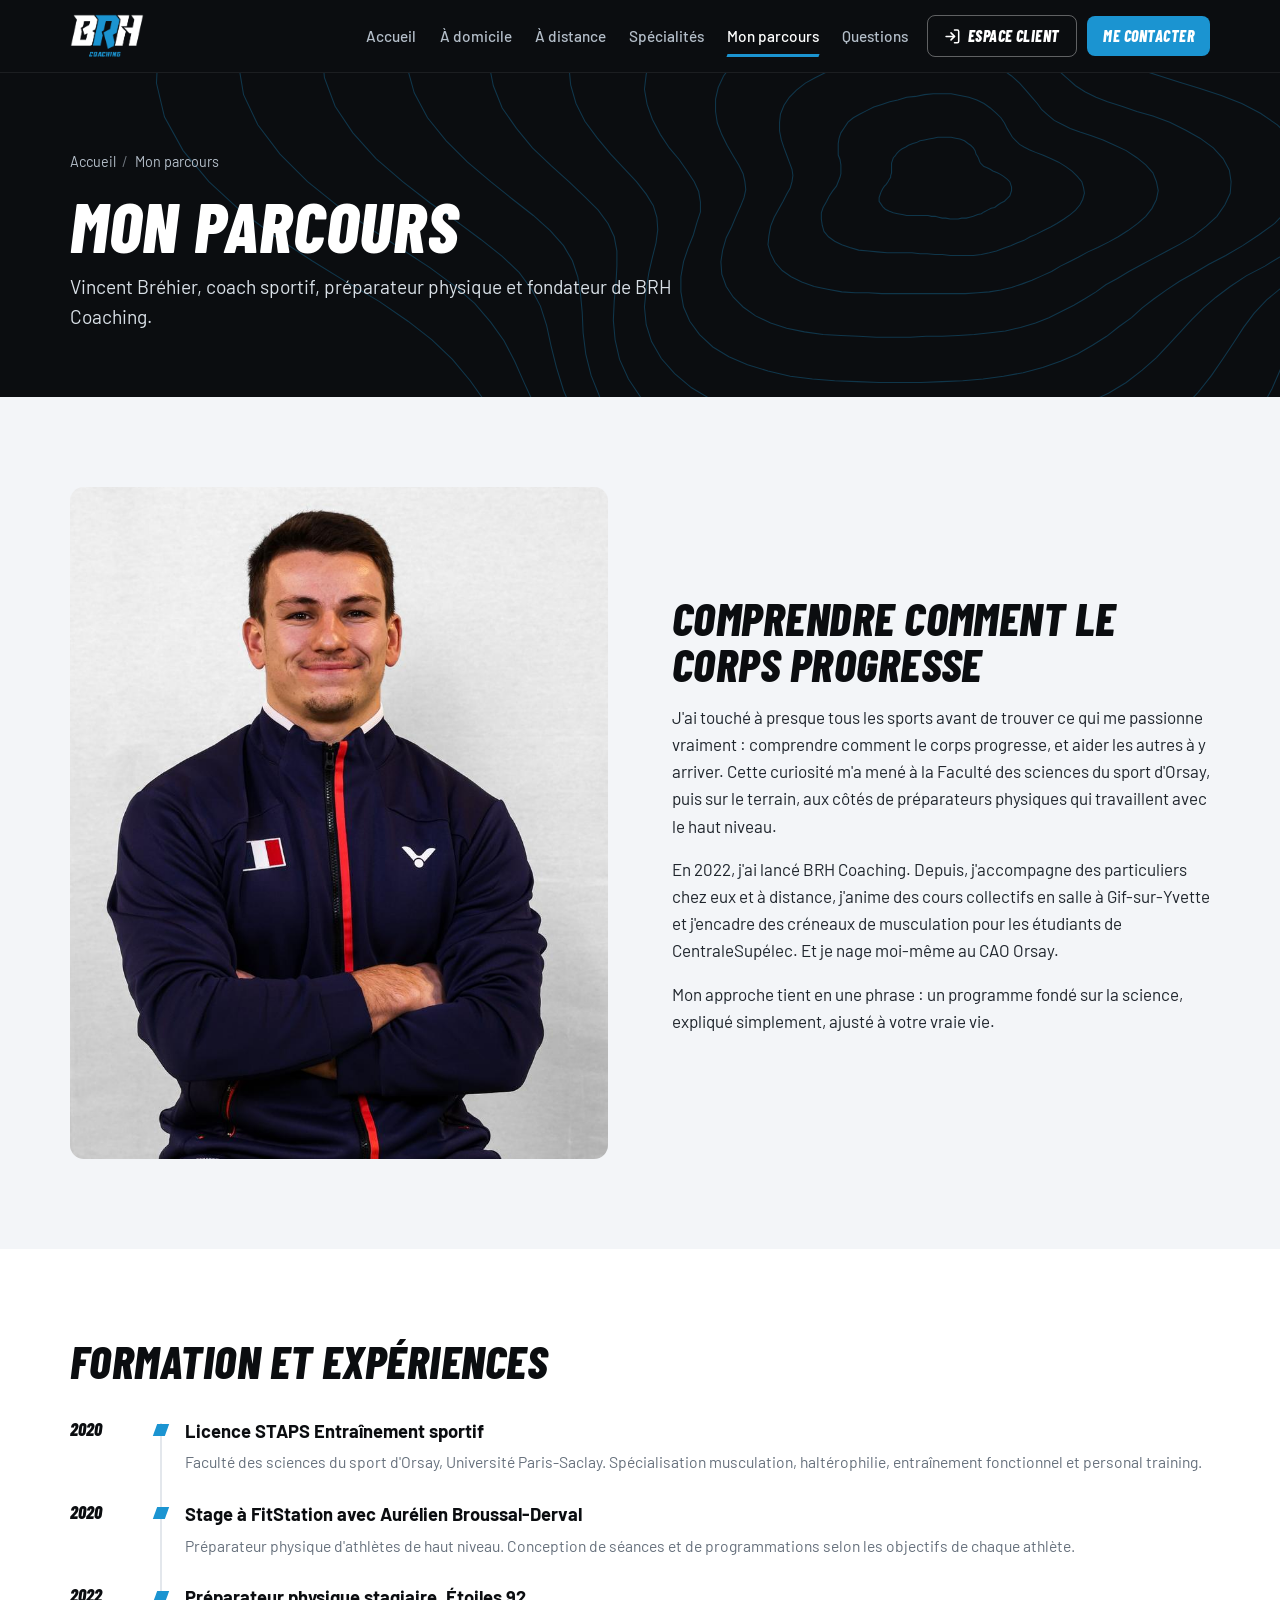
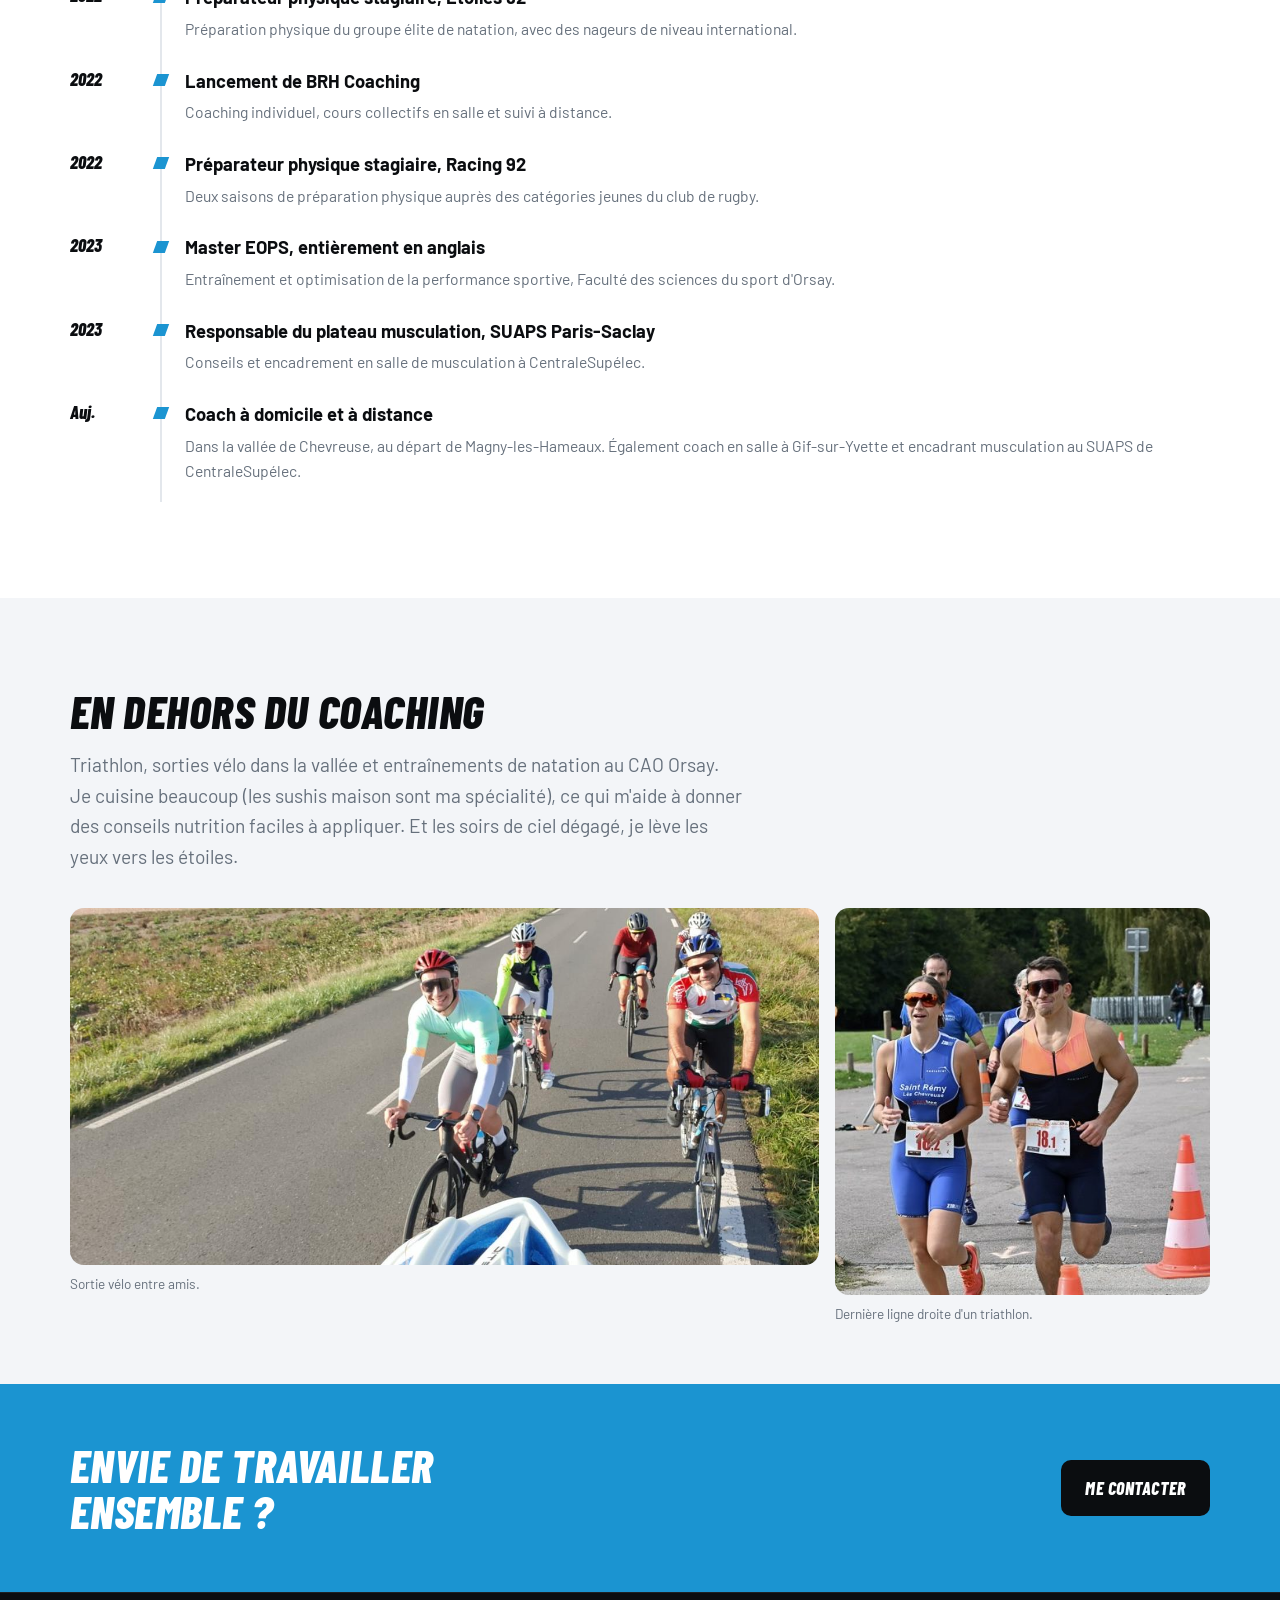
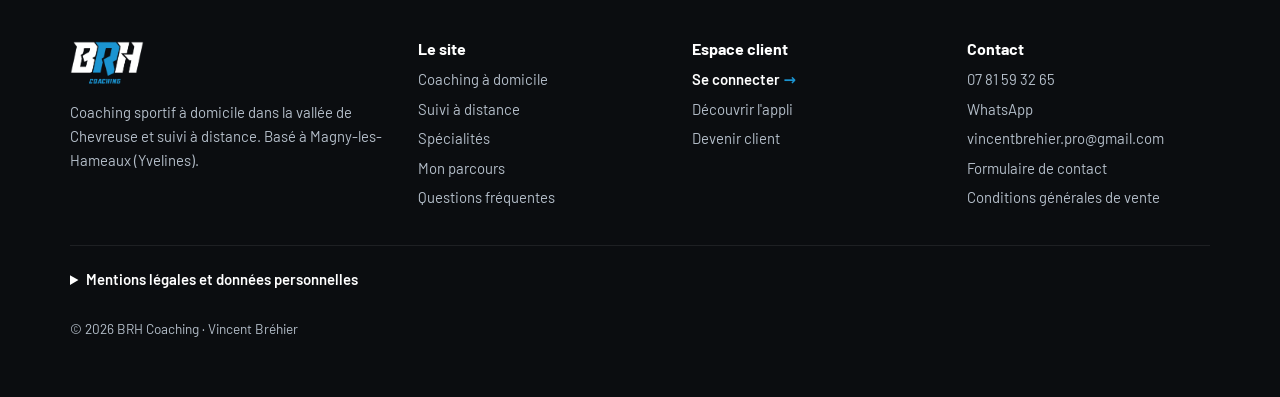
<file: parcours/index.html>
<!DOCTYPE html>
<html lang="fr">
<head>
<meta charset="utf-8">
<meta name="viewport" content="width=device-width, initial-scale=1, viewport-fit=cover">
<title>Vincent Bréhier, coach sportif et préparateur physique | BRH Coaching</title>
<meta name="description" content="Licence STAPS, Master EOPS à Paris-Saclay, préparation physique au Racing 92 et aux Étoiles 92 : le parcours de Vincent Bréhier, fondateur de BRH Coaching.">
<link rel="canonical" href="https://brh-coaching.vercel.app/parcours/">
<meta name="robots" content="index, follow, max-image-preview:large">
<meta name="author" content="Vincent Bréhier">
<meta name="google-site-verification" content="BQLzaZugo_-6aWqYIs7Mb62Du1Opm7MKofQTzkQV3Fw">
<meta name="geo.region" content="FR-78">
<meta name="geo.placename" content="Magny-les-Hameaux">
<meta property="og:type" content="website">
<meta property="og:locale" content="fr_FR">
<meta property="og:site_name" content="BRH Coaching">
<meta property="og:title" content="Vincent Bréhier, coach sportif et préparateur physique | BRH Coaching">
<meta property="og:description" content="Licence STAPS, Master EOPS à Paris-Saclay, préparation physique au Racing 92 et aux Étoiles 92 : le parcours de Vincent Bréhier, fondateur de BRH Coaching.">
<meta property="og:url" content="https://brh-coaching.vercel.app/parcours/">
<meta property="og:image" content="https://brh-coaching.vercel.app/assets/img/og.jpg">
<meta property="og:image:width" content="1200">
<meta property="og:image:height" content="630">
<meta property="og:image:alt" content="Vincent Bréhier, coach BRH Coaching, à vélo au Versailles Triathlon Festival">
<meta name="twitter:card" content="summary_large_image">
<meta name="theme-color" content="#0b0d10">
<link rel="icon" type="image/png" sizes="48x48" href="/favicon-48.png">
<link rel="icon" type="image/png" sizes="32x32" href="/favicon-32.png">
<link rel="apple-touch-icon" href="/apple-touch-icon.png">
<link rel="manifest" href="/site.webmanifest">
<link rel="preconnect" href="https://fonts.googleapis.com">
<link rel="preconnect" href="https://fonts.gstatic.com" crossorigin>
<link href="https://fonts.googleapis.com/css2?family=Barlow:wght@400;500;600;700&family=Barlow+Condensed:ital,wght@1,600;1,700;1,800&display=swap" rel="stylesheet">
<link rel="stylesheet" href="/assets/css/site.css?v=20261124">
<script type="application/ld+json">
{
  "@context": "https://schema.org",
  "@graph": [
    {
      "@type": "Person",
      "@id": "https://brh-coaching.vercel.app/#vincent",
      "name": "Vincent Bréhier",
      "jobTitle": "Coach sportif et préparateur physique",
      "url": "https://brh-coaching.vercel.app/parcours/",
      "image": "https://brh-coaching.vercel.app/assets/img/vincent-brehier-coach-sportif.jpg",
      "worksFor": {
        "@id": "https://brh-coaching.vercel.app/#entreprise"
      },
      "alumniOf": {
        "@type": "CollegeOrUniversity",
        "name": "Université Paris-Saclay"
      },
      "knowsAbout": [
        "Préparation physique",
        "Musculation",
        "Triathlon",
        "Natation",
        "Remise en forme",
        "Nutrition sportive"
      ]
    },
    {
      "@type": "BreadcrumbList",
      "itemListElement": [
        {
          "@type": "ListItem",
          "position": 1,
          "name": "Accueil",
          "item": "https://brh-coaching.vercel.app/"
        },
        {
          "@type": "ListItem",
          "position": 2,
          "name": "Mon parcours",
          "item": "https://brh-coaching.vercel.app/parcours/"
        }
      ]
    }
  ]
}
</script>
</head>
<body>
<a class="skip" href="#contenu">Aller au contenu</a>
<header class="top">
  <div class="wrap">
    <a class="brand" href="/" aria-label="BRH Coaching, accueil"><img src="/assets/img/logo-brh-coaching.png" alt="BRH Coaching" width="74" height="44"></a>
    <a class="top-app" href="https://brh-coaching-app.vercel.app"><svg class="ico" viewBox="0 0 24 24" aria-hidden="true"><path d="M15 3h4a2 2 0 0 1 2 2v14a2 2 0 0 1-2 2h-4"/><path d="M10 17l5-5-5-5"/><path d="M15 12H3"/></svg><span>Espace client</span></a>
    <button class="menu-btn" type="button" aria-expanded="false" aria-controls="tabs">Menu</button>
    <nav class="tabs" id="tabs" aria-label="Navigation principale">
      <a href="/">Accueil</a>
      <a href="/coaching-a-domicile/">À domicile</a>
      <a href="/suivi-a-distance/">À distance</a>
      <a href="/specialites/">Spécialités</a>
      <a href="/parcours/" aria-current="page">Mon parcours</a>
      <a href="/questions-frequentes/">Questions</a>
      <a href="https://brh-coaching-app.vercel.app" class="app"><svg class="ico" viewBox="0 0 24 24" aria-hidden="true"><path d="M15 3h4a2 2 0 0 1 2 2v14a2 2 0 0 1-2 2h-4"/><path d="M10 17l5-5-5-5"/><path d="M15 12H3"/></svg>Espace client</a>
      <a href="/contact/" class="cta">Me contacter</a>
    </nav>
  </div>
</header>

<main id="contenu">
<header class="ph">
      <div class="topo" aria-hidden="true"></div>
      <div class="wrap">
        <ol class="crumbs"><li><a href="/">Accueil</a></li><li aria-current="page">Mon parcours</li></ol>
        <h1>Mon parcours</h1>
        <p>Vincent Bréhier, coach sportif, préparateur physique et fondateur de BRH Coaching.</p>
      </div>
    </header>

    <section class="s">
      <div class="wrap split">
        <figure class="photo" style="aspect-ratio:4/5"><img src="/assets/img/vincent-brehier-coach-sportif.jpg" alt="Portrait de Vincent Bréhier" loading="lazy" width="820" height="1071"></figure>
        <div>
          <h2>Comprendre comment le corps progresse</h2>
          <p>J'ai touché à presque tous les sports avant de trouver ce qui me passionne vraiment : comprendre comment le corps progresse, et aider les autres à y arriver. Cette curiosité m'a mené à la Faculté des sciences du sport d'Orsay, puis sur le terrain, aux côtés de préparateurs physiques qui travaillent avec le haut niveau.</p>
          <p>En 2022, j'ai lancé BRH Coaching. Depuis, j'accompagne des particuliers chez eux et à distance, j'anime des cours collectifs en salle à Gif-sur-Yvette et j'encadre des créneaux de musculation pour les étudiants de CentraleSupélec. Et je nage moi-même au CAO Orsay.</p>
          <p>Mon approche tient en une phrase : un programme fondé sur la science, expliqué simplement, ajusté à votre vraie vie.</p>
        </div>
      </div>
    </section>

    <section class="s white">
      <div class="wrap">
        <h2>Formation et expériences</h2>
        <ol class="timeline">
          <li><span class="y">2020</span><div><h3>Licence STAPS Entraînement sportif</h3><p>Faculté des sciences du sport d'Orsay, Université Paris-Saclay. Spécialisation musculation, haltérophilie, entraînement fonctionnel et personal training.</p></div></li>
          <li><span class="y">2020</span><div><h3>Stage à FitStation avec Aurélien Broussal-Derval</h3><p>Préparateur physique d'athlètes de haut niveau. Conception de séances et de programmations selon les objectifs de chaque athlète.</p></div></li>
          <li><span class="y">2022</span><div><h3>Préparateur physique stagiaire, Étoiles 92</h3><p>Préparation physique du groupe élite de natation, avec des nageurs de niveau international.</p></div></li>
          <li><span class="y">2022</span><div><h3>Lancement de BRH Coaching</h3><p>Coaching individuel, cours collectifs en salle et suivi à distance.</p></div></li>
          <li><span class="y">2022</span><div><h3>Préparateur physique stagiaire, Racing 92</h3><p>Deux saisons de préparation physique auprès des catégories jeunes du club de rugby.</p></div></li>
          <li><span class="y">2023</span><div><h3>Master EOPS, entièrement en anglais</h3><p>Entraînement et optimisation de la performance sportive, Faculté des sciences du sport d'Orsay.</p></div></li>
          <li><span class="y">2023</span><div><h3>Responsable du plateau musculation, SUAPS Paris-Saclay</h3><p>Conseils et encadrement en salle de musculation à CentraleSupélec.</p></div></li>
          <li><span class="y">Auj.</span><div><h3>Coach à domicile et à distance</h3><p>Dans la vallée de Chevreuse, au départ de Magny-les-Hameaux. Également coach en salle à Gif-sur-Yvette et encadrant musculation au SUAPS de CentraleSupélec.</p></div></li>
        </ol>
      </div>
    </section>

    <section class="s">
      <div class="wrap">
        <h2>En dehors du coaching</h2>
        <p class="lead muted narrow">Triathlon, sorties vélo dans la vallée et entraînements de natation au CAO Orsay. Je cuisine beaucoup (les sushis maison sont ma spécialité), ce qui m'aide à donner des conseils nutrition faciles à appliquer. Et les soirs de ciel dégagé, je lève les yeux vers les étoiles.</p>
        <div class="gallery">
          <figure><div class="photo"><img src="/assets/img/sortie-velo-vallee-chevreuse.jpg" alt="Sortie vélo en groupe" loading="lazy" width="1300" height="615"></div><figcaption>Sortie vélo entre amis.</figcaption></figure>
          <figure><div class="photo"><img src="/assets/img/triathlon-course-a-pied.jpg" alt="Vincent pendant la partie course à pied d'un triathlon" loading="lazy" width="521" height="469"></div><figcaption>Dernière ligne droite d'un triathlon.</figcaption></figure>
        </div>
      </div>
    </section>

    <section class="ctaband">
      <div class="wrap">
        <h2>Envie de travailler ensemble ?</h2>
        <a class="btn" href="/contact/">Me contacter</a>
      </div>
    </section>

</main>

<footer>
  <div class="wrap">
    <div class="cols">
      <div>
        <img src="/assets/img/logo-brh-coaching.png" alt="BRH Coaching" width="74" height="44" loading="lazy">
        <p>Coaching sportif à domicile dans la vallée de Chevreuse et suivi à distance. Basé à Magny-les-Hameaux (Yvelines).</p>
      </div>
      <nav aria-label="Pages du site">
        <h2>Le site</h2>
        <ul>
          <li><a href="/coaching-a-domicile/">Coaching à domicile</a></li>
          <li><a href="/suivi-a-distance/">Suivi à distance</a></li>
          <li><a href="/specialites/">Spécialités</a></li>
          <li><a href="/parcours/">Mon parcours</a></li>
          <li><a href="/questions-frequentes/">Questions fréquentes</a></li>
        </ul>
      </nav>
      <div>
        <h2>Espace client</h2>
        <ul>
          <li><a class="app-link" href="https://brh-coaching-app.vercel.app">Se connecter</a></li>
          <li><a href="/suivi-a-distance/#espace-client">Découvrir l'appli</a></li>
          <li><a href="/contact/">Devenir client</a></li>
        </ul>
      </div>
      <div>
        <h2>Contact</h2>
        <ul>
          <li><a href="tel:+33781593265">07 81 59 32 65</a></li>
          <li><a href="https://wa.me/33781593265" rel="noopener">WhatsApp</a></li>
          <li><a href="mailto:vincentbrehier.pro@gmail.com">vincentbrehier.pro@gmail.com</a></li>
          <li><a href="/contact/">Formulaire de contact</a></li>
          <li><a href="/conditions-generales-de-vente/">Conditions générales de vente</a></li>
        </ul>
      </div>
    </div>
    <details>
      <summary>Mentions légales et données personnelles</summary>
      <p><strong>Éditeur :</strong> Vincent Bréhier, entrepreneur individuel (BRH Coaching), 30 rue Gabriel Péri, 78114 Magny-les-Hameaux. SIRET : 913 358 636 00011. Contact : vincentbrehier.pro@gmail.com, 07 81 59 32 65.</p>
      <p><strong>Hébergement :</strong> Vercel Inc., 440 N Barranca Ave #4133, Covina, CA 91723, États-Unis (vercel.com).</p>
      <p><strong>Photos :</strong> Vincent Bréhier, sauf photo du Versailles Triathlon Festival 2026 : Versailles Images.</p>
      <p><strong>Données personnelles :</strong> les informations envoyées via le formulaire servent uniquement à répondre à votre demande et à préparer votre accompagnement. Elles sont transmises par e-mail via le service FormSubmit et ne sont ni revendues ni utilisées à des fins publicitaires. Vous pouvez demander leur consultation ou leur suppression à tout moment par e-mail. Ce site n'utilise pas de cookies de mesure d'audience.</p>
    </details>
    <p class="copy">© 2026 BRH Coaching · Vincent Bréhier</p>
  </div>
</footer>

<script src="/assets/js/site.js?v=20261124" defer></script>
</body>
</html>
</file>
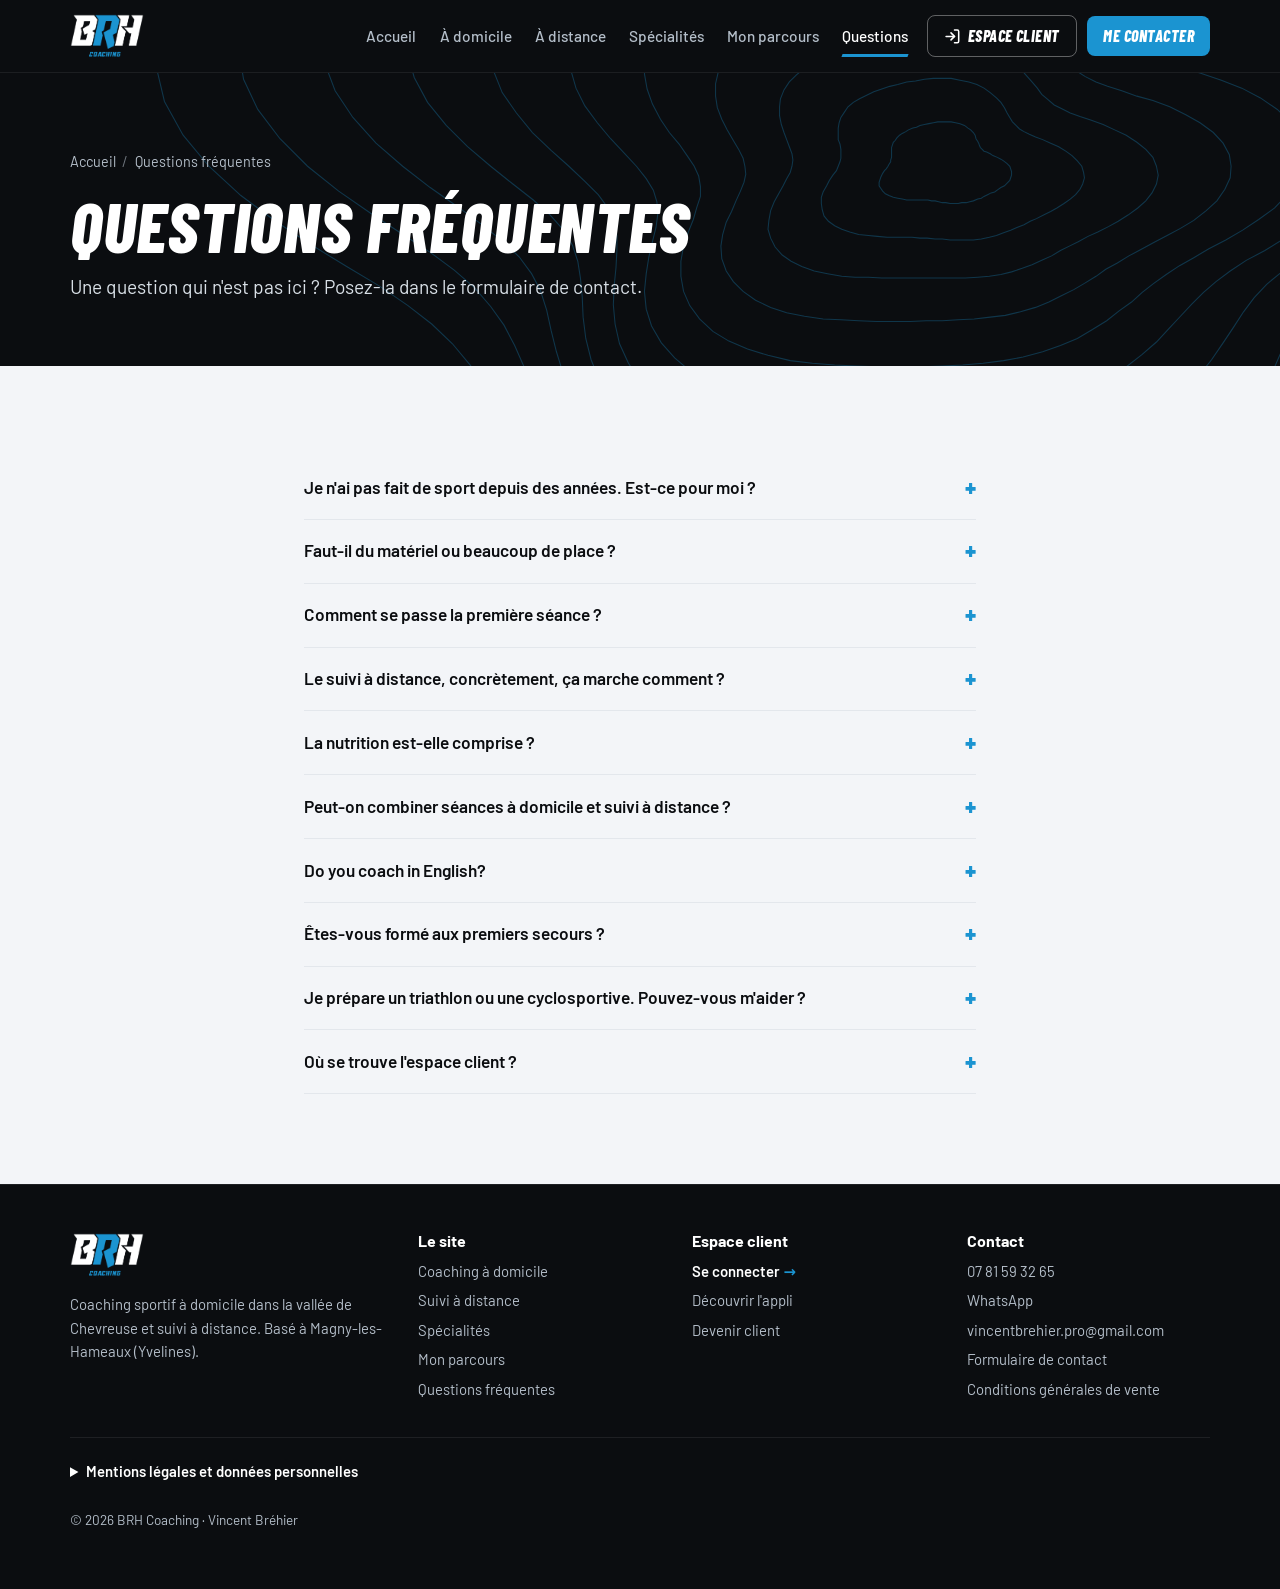
<file: questions-frequentes/index.html>
<!DOCTYPE html>
<html lang="fr">
<head>
<meta charset="utf-8">
<meta name="viewport" content="width=device-width, initial-scale=1, viewport-fit=cover">
<title>Questions fréquentes sur le coaching | BRH Coaching</title>
<meta name="description" content="Débutant, matériel, première séance, suivi à distance, nutrition, espace client, coaching en anglais : les réponses aux questions fréquentes sur BRH Coaching.">
<link rel="canonical" href="https://brh-coaching.vercel.app/questions-frequentes/">
<meta name="robots" content="index, follow, max-image-preview:large">
<meta name="author" content="Vincent Bréhier">
<meta name="google-site-verification" content="BQLzaZugo_-6aWqYIs7Mb62Du1Opm7MKofQTzkQV3Fw">
<meta name="geo.region" content="FR-78">
<meta name="geo.placename" content="Magny-les-Hameaux">
<meta property="og:type" content="website">
<meta property="og:locale" content="fr_FR">
<meta property="og:site_name" content="BRH Coaching">
<meta property="og:title" content="Questions fréquentes sur le coaching | BRH Coaching">
<meta property="og:description" content="Débutant, matériel, première séance, suivi à distance, nutrition, espace client, coaching en anglais : les réponses aux questions fréquentes sur BRH Coaching.">
<meta property="og:url" content="https://brh-coaching.vercel.app/questions-frequentes/">
<meta property="og:image" content="https://brh-coaching.vercel.app/assets/img/og.jpg">
<meta property="og:image:width" content="1200">
<meta property="og:image:height" content="630">
<meta property="og:image:alt" content="Vincent Bréhier, coach BRH Coaching, à vélo au Versailles Triathlon Festival">
<meta name="twitter:card" content="summary_large_image">
<meta name="theme-color" content="#0b0d10">
<link rel="icon" type="image/png" sizes="48x48" href="/favicon-48.png">
<link rel="icon" type="image/png" sizes="32x32" href="/favicon-32.png">
<link rel="apple-touch-icon" href="/apple-touch-icon.png">
<link rel="manifest" href="/site.webmanifest">
<link rel="preconnect" href="https://fonts.googleapis.com">
<link rel="preconnect" href="https://fonts.gstatic.com" crossorigin>
<link href="https://fonts.googleapis.com/css2?family=Barlow:wght@400;500;600;700&family=Barlow+Condensed:ital,wght@1,600;1,700;1,800&display=swap" rel="stylesheet">
<link rel="stylesheet" href="/assets/css/site.css?v=20261124">
<script type="application/ld+json">
{
  "@context": "https://schema.org",
  "@graph": [
    {
      "@type": "FAQPage",
      "mainEntity": [
        {
          "@type": "Question",
          "name": "Je n'ai pas fait de sport depuis des années. Est-ce pour moi ?",
          "acceptedAnswer": {
            "@type": "Answer",
            "text": "Oui, c'est même là qu'un coach est le plus utile. On part de votre niveau réel, sans jugement, et on progresse à un rythme qui vous donne envie de revenir."
          }
        },
        {
          "@type": "Question",
          "name": "Faut-il du matériel ou beaucoup de place ?",
          "acceptedAnswer": {
            "@type": "Answer",
            "text": "Non. Quelques mètres carrés suffisent, à l'intérieur ou dehors. J'adapte les exercices à ce que vous avez sous la main."
          }
        },
        {
          "@type": "Question",
          "name": "Comment se passe la première séance ?",
          "acceptedAnswer": {
            "@type": "Answer",
            "text": "On commence par un bilan : vos objectifs, votre historique sportif, vos éventuelles douleurs ou blessures, votre emploi du temps. Puis on fait une première séance pour voir où vous en êtes et poser les bases du programme."
          }
        },
        {
          "@type": "Question",
          "name": "Le suivi à distance, concrètement, ça marche comment ?",
          "acceptedAnswer": {
            "@type": "Answer",
            "text": "Votre programme est dans votre espace client BRH Coaching, sur téléphone ou ordinateur. Vous lancez chaque séance en mode guidé, vous notez vos charges et vos ressentis, je vois tout, j'ajuste la suite, on échange par message et on fait régulièrement le bilan."
          }
        },
        {
          "@type": "Question",
          "name": "La nutrition est-elle comprise ?",
          "acceptedAnswer": {
            "@type": "Answer",
            "text": "Le suivi nutrition est une option à 20 € par mois en plus du suivi à distance (98 € par mois au total). J'analyse votre journal alimentaire et vous recevez des bilans réguliers avec des repères concrets."
          }
        },
        {
          "@type": "Question",
          "name": "Peut-on combiner séances à domicile et suivi à distance ?",
          "acceptedAnswer": {
            "@type": "Answer",
            "text": "Oui. Indiquez-le dans le formulaire, on construit ensemble la formule qui vous convient."
          }
        },
        {
          "@type": "Question",
          "name": "Do you coach in English?",
          "acceptedAnswer": {
            "@type": "Answer",
            "text": "Yes. I studied my master's degree entirely in English and hold a C1 certification, so sessions and remote coaching can be fully in English."
          }
        },
        {
          "@type": "Question",
          "name": "Êtes-vous formé aux premiers secours ?",
          "acceptedAnswer": {
            "@type": "Answer",
            "text": "Oui, je suis titulaire du PSC1 (prévention et secours civiques de niveau 1)."
          }
        },
        {
          "@type": "Question",
          "name": "Je prépare un triathlon ou une cyclosportive. Pouvez-vous m'aider ?",
          "acceptedAnswer": {
            "@type": "Answer",
            "text": "Avec plaisir, c'est un terrain que je connais bien en tant que pratiquant. Le suivi à distance est souvent le plus adapté pour ce type de préparation, éventuellement complété par quelques séances de renforcement à domicile."
          }
        },
        {
          "@type": "Question",
          "name": "Où se trouve l'espace client ?",
          "acceptedAnswer": {
            "@type": "Answer",
            "text": "À l'adresse brh-coaching-app.vercel.app, ou via le bouton « Espace client » en haut de chaque page. Vous recevez vos accès au démarrage de l'accompagnement. Sur téléphone, ajoutez-le à l'écran d'accueil : il s'ouvre comme une appli et vous envoie les rappels de séance."
          }
        }
      ]
    },
    {
      "@type": "BreadcrumbList",
      "itemListElement": [
        {
          "@type": "ListItem",
          "position": 1,
          "name": "Accueil",
          "item": "https://brh-coaching.vercel.app/"
        },
        {
          "@type": "ListItem",
          "position": 2,
          "name": "Questions fréquentes",
          "item": "https://brh-coaching.vercel.app/questions-frequentes/"
        }
      ]
    }
  ]
}
</script>
</head>
<body>
<a class="skip" href="#contenu">Aller au contenu</a>
<header class="top">
  <div class="wrap">
    <a class="brand" href="/" aria-label="BRH Coaching, accueil"><img src="/assets/img/logo-brh-coaching.png" alt="BRH Coaching" width="74" height="44"></a>
    <a class="top-app" href="https://brh-coaching-app.vercel.app"><svg class="ico" viewBox="0 0 24 24" aria-hidden="true"><path d="M15 3h4a2 2 0 0 1 2 2v14a2 2 0 0 1-2 2h-4"/><path d="M10 17l5-5-5-5"/><path d="M15 12H3"/></svg><span>Espace client</span></a>
    <button class="menu-btn" type="button" aria-expanded="false" aria-controls="tabs">Menu</button>
    <nav class="tabs" id="tabs" aria-label="Navigation principale">
      <a href="/">Accueil</a>
      <a href="/coaching-a-domicile/">À domicile</a>
      <a href="/suivi-a-distance/">À distance</a>
      <a href="/specialites/">Spécialités</a>
      <a href="/parcours/">Mon parcours</a>
      <a href="/questions-frequentes/" aria-current="page">Questions</a>
      <a href="https://brh-coaching-app.vercel.app" class="app"><svg class="ico" viewBox="0 0 24 24" aria-hidden="true"><path d="M15 3h4a2 2 0 0 1 2 2v14a2 2 0 0 1-2 2h-4"/><path d="M10 17l5-5-5-5"/><path d="M15 12H3"/></svg>Espace client</a>
      <a href="/contact/" class="cta">Me contacter</a>
    </nav>
  </div>
</header>

<main id="contenu">
<header class="ph">
      <div class="topo" aria-hidden="true"></div>
      <div class="wrap">
        <ol class="crumbs"><li><a href="/">Accueil</a></li><li aria-current="page">Questions fréquentes</li></ol>
        <h1>Questions fréquentes</h1>
        <p>Une question qui n'est pas ici ? Posez-la dans le formulaire de contact.</p>
      </div>
    </header>
    <section class="s">
      <div class="wrap faq narrow">
        <details><summary>Je n'ai pas fait de sport depuis des années. Est-ce pour moi ?</summary><p>Oui, c'est même là qu'un coach est le plus utile. On part de votre niveau réel, sans jugement, et on progresse à un rythme qui vous donne envie de revenir.</p></details>
        <details><summary>Faut-il du matériel ou beaucoup de place ?</summary><p>Non. Quelques mètres carrés suffisent, à l'intérieur ou dehors. J'adapte les exercices à ce que vous avez sous la main.</p></details>
        <details><summary>Comment se passe la première séance ?</summary><p>On commence par un bilan : vos objectifs, votre historique sportif, vos éventuelles douleurs ou blessures, votre emploi du temps. Puis on fait une première séance pour voir où vous en êtes et poser les bases du programme.</p></details>
        <details><summary>Le suivi à distance, concrètement, ça marche comment ?</summary><p>Votre programme est dans votre espace client BRH Coaching, sur téléphone ou ordinateur. Vous lancez chaque séance en mode guidé, vous notez vos charges et vos ressentis, je vois tout, j'ajuste la suite, on échange par message et on fait régulièrement le bilan.</p></details>
        <details><summary>La nutrition est-elle comprise ?</summary><p>Le suivi nutrition est une option à 20 € par mois en plus du suivi à distance (98 € par mois au total). J'analyse votre journal alimentaire et vous recevez des bilans réguliers avec des repères concrets.</p></details>
        <details><summary>Peut-on combiner séances à domicile et suivi à distance ?</summary><p>Oui. Indiquez-le dans le formulaire, on construit ensemble la formule qui vous convient.</p></details>
        <details><summary>Do you coach in English?</summary><p>Yes. I studied my master's degree entirely in English and hold a C1 certification, so sessions and remote coaching can be fully in English.</p></details>
        <details><summary>Êtes-vous formé aux premiers secours ?</summary><p>Oui, je suis titulaire du PSC1 (prévention et secours civiques de niveau 1).</p></details>
        <details><summary>Je prépare un triathlon ou une cyclosportive. Pouvez-vous m'aider ?</summary><p>Avec plaisir, c'est un terrain que je connais bien en tant que pratiquant. Le suivi à distance est souvent le plus adapté pour ce type de préparation, éventuellement complété par quelques séances de renforcement à domicile.</p></details>
        <details><summary>Où se trouve l'espace client ?</summary><p>À l'adresse <a href="https://brh-coaching-app.vercel.app">brh-coaching-app.vercel.app</a>, ou via le bouton « Espace client » en haut de chaque page. Vous recevez vos accès au démarrage de l'accompagnement. Sur téléphone, ajoutez-le à l'écran d'accueil : il s'ouvre comme une appli et vous envoie les rappels de séance.</p></details>
      </div>
    </section>

</main>

<footer>
  <div class="wrap">
    <div class="cols">
      <div>
        <img src="/assets/img/logo-brh-coaching.png" alt="BRH Coaching" width="74" height="44" loading="lazy">
        <p>Coaching sportif à domicile dans la vallée de Chevreuse et suivi à distance. Basé à Magny-les-Hameaux (Yvelines).</p>
      </div>
      <nav aria-label="Pages du site">
        <h2>Le site</h2>
        <ul>
          <li><a href="/coaching-a-domicile/">Coaching à domicile</a></li>
          <li><a href="/suivi-a-distance/">Suivi à distance</a></li>
          <li><a href="/specialites/">Spécialités</a></li>
          <li><a href="/parcours/">Mon parcours</a></li>
          <li><a href="/questions-frequentes/">Questions fréquentes</a></li>
        </ul>
      </nav>
      <div>
        <h2>Espace client</h2>
        <ul>
          <li><a class="app-link" href="https://brh-coaching-app.vercel.app">Se connecter</a></li>
          <li><a href="/suivi-a-distance/#espace-client">Découvrir l'appli</a></li>
          <li><a href="/contact/">Devenir client</a></li>
        </ul>
      </div>
      <div>
        <h2>Contact</h2>
        <ul>
          <li><a href="tel:+33781593265">07 81 59 32 65</a></li>
          <li><a href="https://wa.me/33781593265" rel="noopener">WhatsApp</a></li>
          <li><a href="mailto:vincentbrehier.pro@gmail.com">vincentbrehier.pro@gmail.com</a></li>
          <li><a href="/contact/">Formulaire de contact</a></li>
          <li><a href="/conditions-generales-de-vente/">Conditions générales de vente</a></li>
        </ul>
      </div>
    </div>
    <details>
      <summary>Mentions légales et données personnelles</summary>
      <p><strong>Éditeur :</strong> Vincent Bréhier, entrepreneur individuel (BRH Coaching), 30 rue Gabriel Péri, 78114 Magny-les-Hameaux. SIRET : 913 358 636 00011. Contact : vincentbrehier.pro@gmail.com, 07 81 59 32 65.</p>
      <p><strong>Hébergement :</strong> Vercel Inc., 440 N Barranca Ave #4133, Covina, CA 91723, États-Unis (vercel.com).</p>
      <p><strong>Photos :</strong> Vincent Bréhier, sauf photo du Versailles Triathlon Festival 2026 : Versailles Images.</p>
      <p><strong>Données personnelles :</strong> les informations envoyées via le formulaire servent uniquement à répondre à votre demande et à préparer votre accompagnement. Elles sont transmises par e-mail via le service FormSubmit et ne sont ni revendues ni utilisées à des fins publicitaires. Vous pouvez demander leur consultation ou leur suppression à tout moment par e-mail. Ce site n'utilise pas de cookies de mesure d'audience.</p>
    </details>
    <p class="copy">© 2026 BRH Coaching · Vincent Bréhier</p>
  </div>
</footer>

<script src="/assets/js/site.js?v=20261124" defer></script>
</body>
</html>
</file>
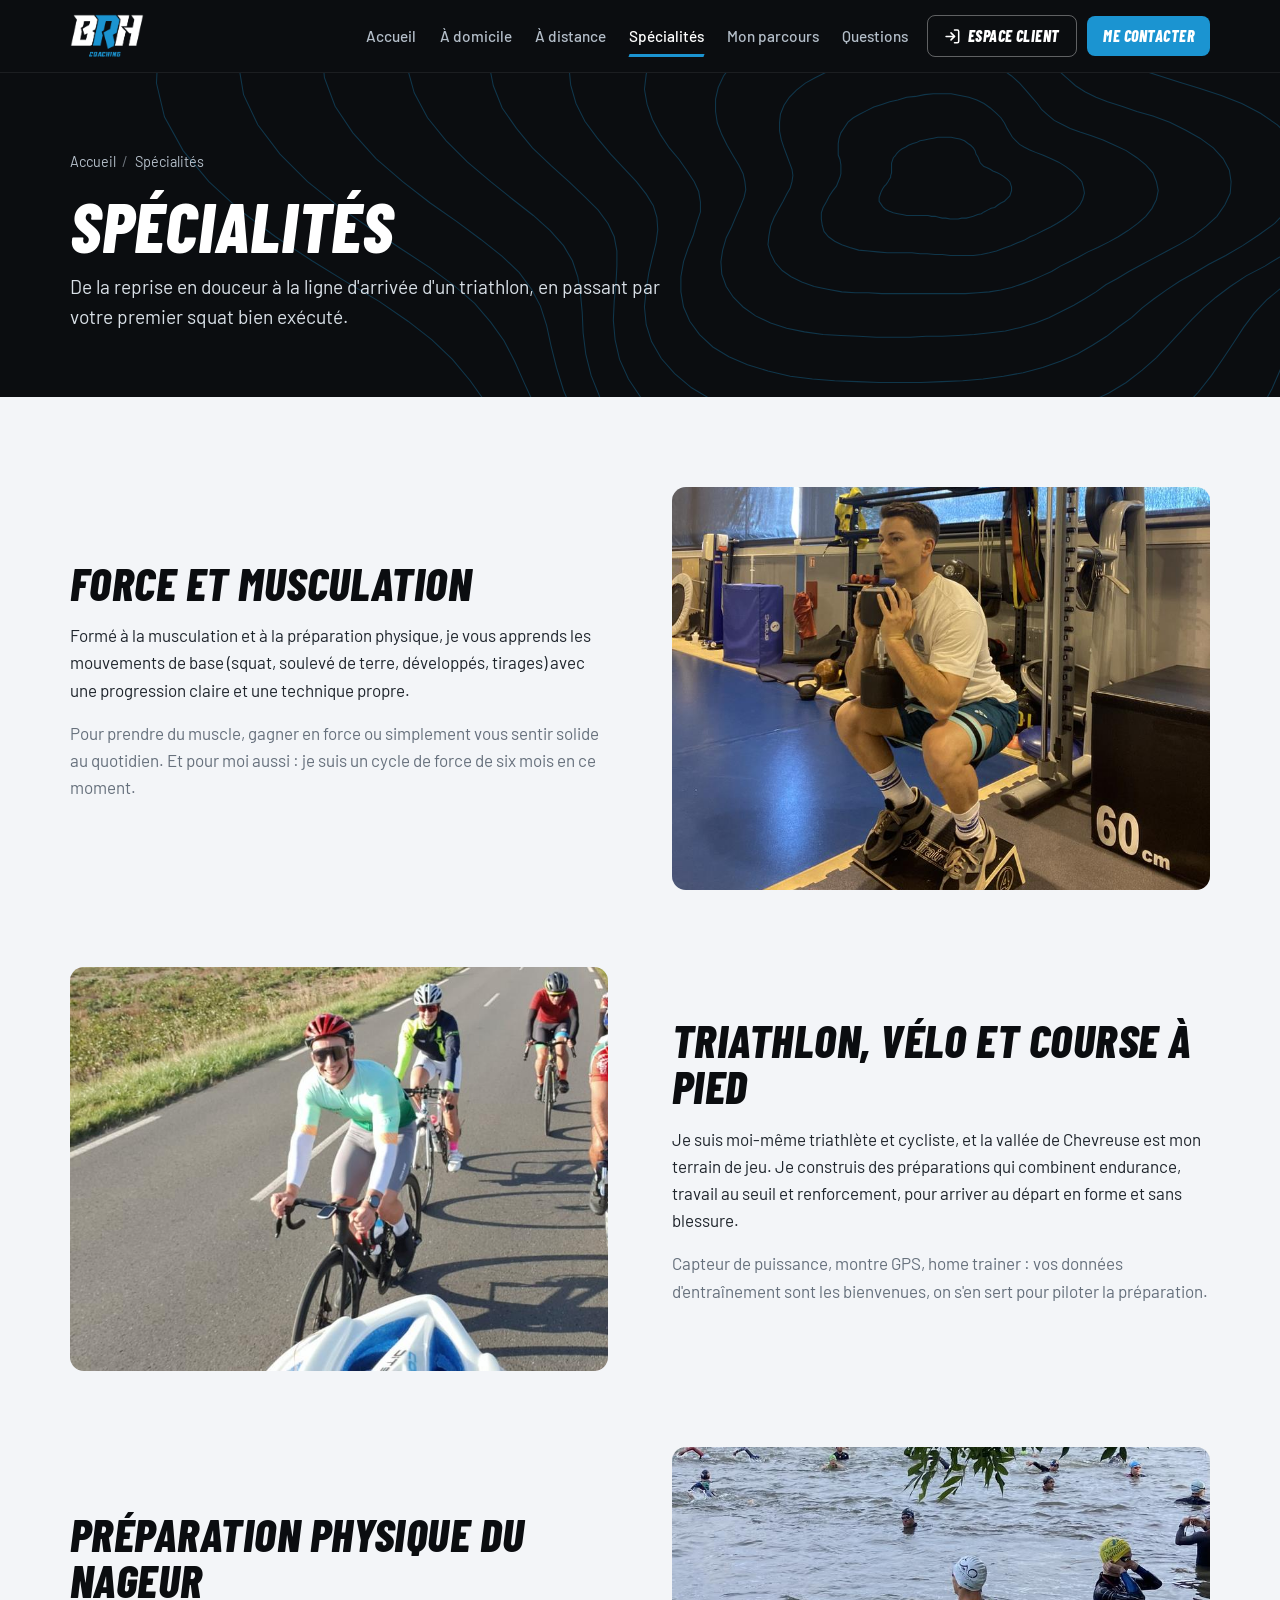
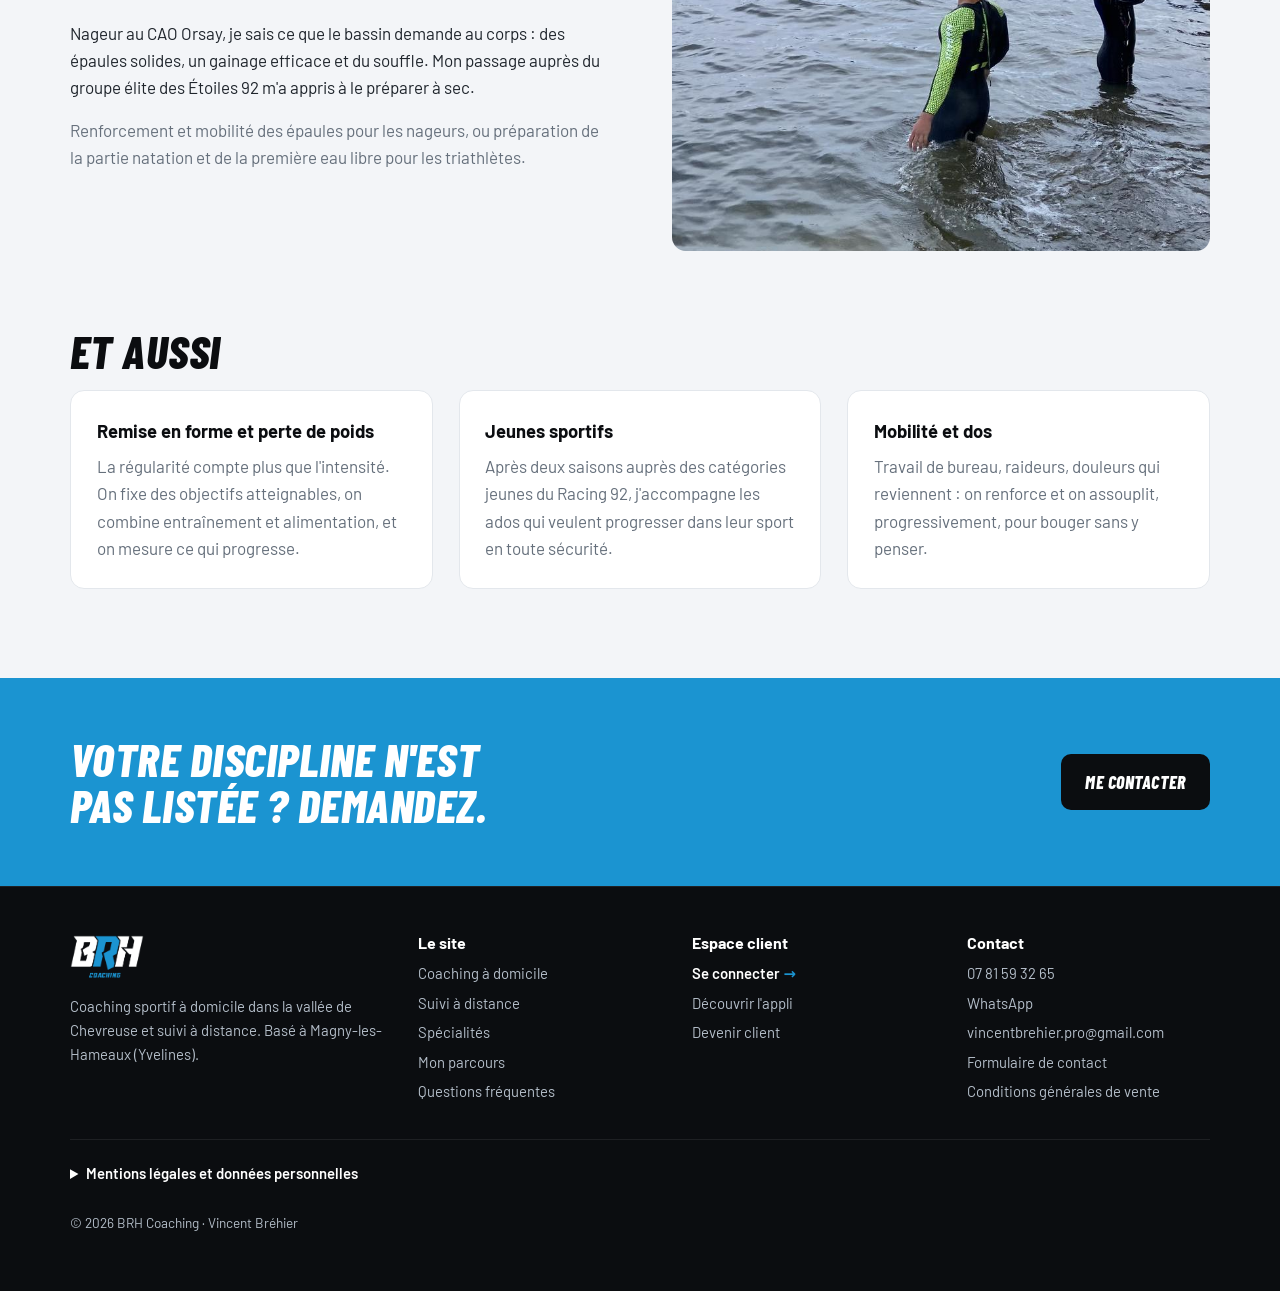
<file: specialites/index.html>
<!DOCTYPE html>
<html lang="fr">
<head>
<meta charset="utf-8">
<meta name="viewport" content="width=device-width, initial-scale=1, viewport-fit=cover">
<title>Musculation, triathlon, natation, remise en forme | BRH Coaching</title>
<meta name="description" content="Préparation physique et coaching : force et musculation, triathlon, vélo et course à pied, préparation du nageur, perte de poids, jeunes sportifs, mobilité et mal de dos.">
<link rel="canonical" href="https://brh-coaching.vercel.app/specialites/">
<meta name="robots" content="index, follow, max-image-preview:large">
<meta name="author" content="Vincent Bréhier">
<meta name="google-site-verification" content="BQLzaZugo_-6aWqYIs7Mb62Du1Opm7MKofQTzkQV3Fw">
<meta name="geo.region" content="FR-78">
<meta name="geo.placename" content="Magny-les-Hameaux">
<meta property="og:type" content="website">
<meta property="og:locale" content="fr_FR">
<meta property="og:site_name" content="BRH Coaching">
<meta property="og:title" content="Musculation, triathlon, natation, remise en forme | BRH Coaching">
<meta property="og:description" content="Préparation physique et coaching : force et musculation, triathlon, vélo et course à pied, préparation du nageur, perte de poids, jeunes sportifs, mobilité et mal de dos.">
<meta property="og:url" content="https://brh-coaching.vercel.app/specialites/">
<meta property="og:image" content="https://brh-coaching.vercel.app/assets/img/og.jpg">
<meta property="og:image:width" content="1200">
<meta property="og:image:height" content="630">
<meta property="og:image:alt" content="Vincent Bréhier, coach BRH Coaching, à vélo au Versailles Triathlon Festival">
<meta name="twitter:card" content="summary_large_image">
<meta name="theme-color" content="#0b0d10">
<link rel="icon" type="image/png" sizes="48x48" href="/favicon-48.png">
<link rel="icon" type="image/png" sizes="32x32" href="/favicon-32.png">
<link rel="apple-touch-icon" href="/apple-touch-icon.png">
<link rel="manifest" href="/site.webmanifest">
<link rel="preconnect" href="https://fonts.googleapis.com">
<link rel="preconnect" href="https://fonts.gstatic.com" crossorigin>
<link href="https://fonts.googleapis.com/css2?family=Barlow:wght@400;500;600;700&family=Barlow+Condensed:ital,wght@1,600;1,700;1,800&display=swap" rel="stylesheet">
<link rel="stylesheet" href="/assets/css/site.css?v=20261124">
<script type="application/ld+json">
{
  "@context": "https://schema.org",
  "@graph": [
    {
      "@type": "BreadcrumbList",
      "itemListElement": [
        {
          "@type": "ListItem",
          "position": 1,
          "name": "Accueil",
          "item": "https://brh-coaching.vercel.app/"
        },
        {
          "@type": "ListItem",
          "position": 2,
          "name": "Spécialités",
          "item": "https://brh-coaching.vercel.app/specialites/"
        }
      ]
    }
  ]
}
</script>
</head>
<body>
<a class="skip" href="#contenu">Aller au contenu</a>
<header class="top">
  <div class="wrap">
    <a class="brand" href="/" aria-label="BRH Coaching, accueil"><img src="/assets/img/logo-brh-coaching.png" alt="BRH Coaching" width="74" height="44"></a>
    <a class="top-app" href="https://brh-coaching-app.vercel.app"><svg class="ico" viewBox="0 0 24 24" aria-hidden="true"><path d="M15 3h4a2 2 0 0 1 2 2v14a2 2 0 0 1-2 2h-4"/><path d="M10 17l5-5-5-5"/><path d="M15 12H3"/></svg><span>Espace client</span></a>
    <button class="menu-btn" type="button" aria-expanded="false" aria-controls="tabs">Menu</button>
    <nav class="tabs" id="tabs" aria-label="Navigation principale">
      <a href="/">Accueil</a>
      <a href="/coaching-a-domicile/">À domicile</a>
      <a href="/suivi-a-distance/">À distance</a>
      <a href="/specialites/" aria-current="page">Spécialités</a>
      <a href="/parcours/">Mon parcours</a>
      <a href="/questions-frequentes/">Questions</a>
      <a href="https://brh-coaching-app.vercel.app" class="app"><svg class="ico" viewBox="0 0 24 24" aria-hidden="true"><path d="M15 3h4a2 2 0 0 1 2 2v14a2 2 0 0 1-2 2h-4"/><path d="M10 17l5-5-5-5"/><path d="M15 12H3"/></svg>Espace client</a>
      <a href="/contact/" class="cta">Me contacter</a>
    </nav>
  </div>
</header>

<main id="contenu">
<header class="ph">
      <div class="topo" aria-hidden="true"></div>
      <div class="wrap">
        <ol class="crumbs"><li><a href="/">Accueil</a></li><li aria-current="page">Spécialités</li></ol>
        <h1>Spécialités</h1>
        <p>De la reprise en douceur à la ligne d'arrivée d'un triathlon, en passant par votre premier squat bien exécuté.</p>
      </div>
    </header>

    <section class="s">
      <div class="wrap specs">
        <div class="split">
          <div>
            <h2>Force et musculation</h2>
            <p>Formé à la musculation et à la préparation physique, je vous apprends les mouvements de base (squat, soulevé de terre, développés, tirages) avec une progression claire et une technique propre.</p>
            <p class="muted">Pour prendre du muscle, gagner en force ou simplement vous sentir solide au quotidien. Et pour moi aussi : je suis un cycle de force de six mois en ce moment.</p>
          </div>
          <figure class="photo"><img src="/assets/img/goblet-squat-coaching-domicile.jpg" alt="Goblet squat en salle de musculation" loading="lazy" width="820" height="819"></figure>
        </div>

        <div class="split rev">
          <div>
            <h2>Triathlon, vélo et course à pied</h2>
            <p>Je suis moi-même triathlète et cycliste, et la vallée de Chevreuse est mon terrain de jeu. Je construis des préparations qui combinent endurance, travail au seuil et renforcement, pour arriver au départ en forme et sans blessure.</p>
            <p class="muted">Capteur de puissance, montre GPS, home trainer : vos données d'entraînement sont les bienvenues, on s'en sert pour piloter la préparation.</p>
          </div>
          <figure class="photo"><img src="/assets/img/sortie-velo-vallee-chevreuse.jpg" alt="Sortie vélo en groupe sur une route de campagne" loading="lazy" width="1300" height="615"></figure>
        </div>

        <div class="split">
          <div>
            <h2>Préparation physique du nageur</h2>
            <p>Nageur au CAO Orsay, je sais ce que le bassin demande au corps : des épaules solides, un gainage efficace et du souffle. Mon passage auprès du groupe élite des Étoiles 92 m'a appris à le préparer à sec.</p>
            <p class="muted">Renforcement et mobilité des épaules pour les nageurs, ou préparation de la partie natation et de la première eau libre pour les triathlètes.</p>
          </div>
          <figure class="photo"><img src="/assets/img/natation-eau-libre-triathlon.jpg" alt="Départ de la natation d'un triathlon en eau libre" loading="lazy" width="820" height="807"></figure>
        </div>

        <div>
          <h2>Et aussi</h2>
          <div class="trio">
            <div><h3>Remise en forme et perte de poids</h3><p>La régularité compte plus que l'intensité. On fixe des objectifs atteignables, on combine entraînement et alimentation, et on mesure ce qui progresse.</p></div>
            <div><h3>Jeunes sportifs</h3><p>Après deux saisons auprès des catégories jeunes du Racing 92, j'accompagne les ados qui veulent progresser dans leur sport en toute sécurité.</p></div>
            <div><h3>Mobilité et dos</h3><p>Travail de bureau, raideurs, douleurs qui reviennent : on renforce et on assouplit, progressivement, pour bouger sans y penser.</p></div>
          </div>
        </div>
      </div>
    </section>

    <section class="ctaband">
      <div class="wrap">
        <h2>Votre discipline n'est pas listée ? Demandez.</h2>
        <a class="btn" href="/contact/">Me contacter</a>
      </div>
    </section>

</main>

<footer>
  <div class="wrap">
    <div class="cols">
      <div>
        <img src="/assets/img/logo-brh-coaching.png" alt="BRH Coaching" width="74" height="44" loading="lazy">
        <p>Coaching sportif à domicile dans la vallée de Chevreuse et suivi à distance. Basé à Magny-les-Hameaux (Yvelines).</p>
      </div>
      <nav aria-label="Pages du site">
        <h2>Le site</h2>
        <ul>
          <li><a href="/coaching-a-domicile/">Coaching à domicile</a></li>
          <li><a href="/suivi-a-distance/">Suivi à distance</a></li>
          <li><a href="/specialites/">Spécialités</a></li>
          <li><a href="/parcours/">Mon parcours</a></li>
          <li><a href="/questions-frequentes/">Questions fréquentes</a></li>
        </ul>
      </nav>
      <div>
        <h2>Espace client</h2>
        <ul>
          <li><a class="app-link" href="https://brh-coaching-app.vercel.app">Se connecter</a></li>
          <li><a href="/suivi-a-distance/#espace-client">Découvrir l'appli</a></li>
          <li><a href="/contact/">Devenir client</a></li>
        </ul>
      </div>
      <div>
        <h2>Contact</h2>
        <ul>
          <li><a href="tel:+33781593265">07 81 59 32 65</a></li>
          <li><a href="https://wa.me/33781593265" rel="noopener">WhatsApp</a></li>
          <li><a href="mailto:vincentbrehier.pro@gmail.com">vincentbrehier.pro@gmail.com</a></li>
          <li><a href="/contact/">Formulaire de contact</a></li>
          <li><a href="/conditions-generales-de-vente/">Conditions générales de vente</a></li>
        </ul>
      </div>
    </div>
    <details>
      <summary>Mentions légales et données personnelles</summary>
      <p><strong>Éditeur :</strong> Vincent Bréhier, entrepreneur individuel (BRH Coaching), 30 rue Gabriel Péri, 78114 Magny-les-Hameaux. SIRET : 913 358 636 00011. Contact : vincentbrehier.pro@gmail.com, 07 81 59 32 65.</p>
      <p><strong>Hébergement :</strong> Vercel Inc., 440 N Barranca Ave #4133, Covina, CA 91723, États-Unis (vercel.com).</p>
      <p><strong>Photos :</strong> Vincent Bréhier, sauf photo du Versailles Triathlon Festival 2026 : Versailles Images.</p>
      <p><strong>Données personnelles :</strong> les informations envoyées via le formulaire servent uniquement à répondre à votre demande et à préparer votre accompagnement. Elles sont transmises par e-mail via le service FormSubmit et ne sont ni revendues ni utilisées à des fins publicitaires. Vous pouvez demander leur consultation ou leur suppression à tout moment par e-mail. Ce site n'utilise pas de cookies de mesure d'audience.</p>
    </details>
    <p class="copy">© 2026 BRH Coaching · Vincent Bréhier</p>
  </div>
</footer>

<script src="/assets/js/site.js?v=20261124" defer></script>
</body>
</html>
</file>
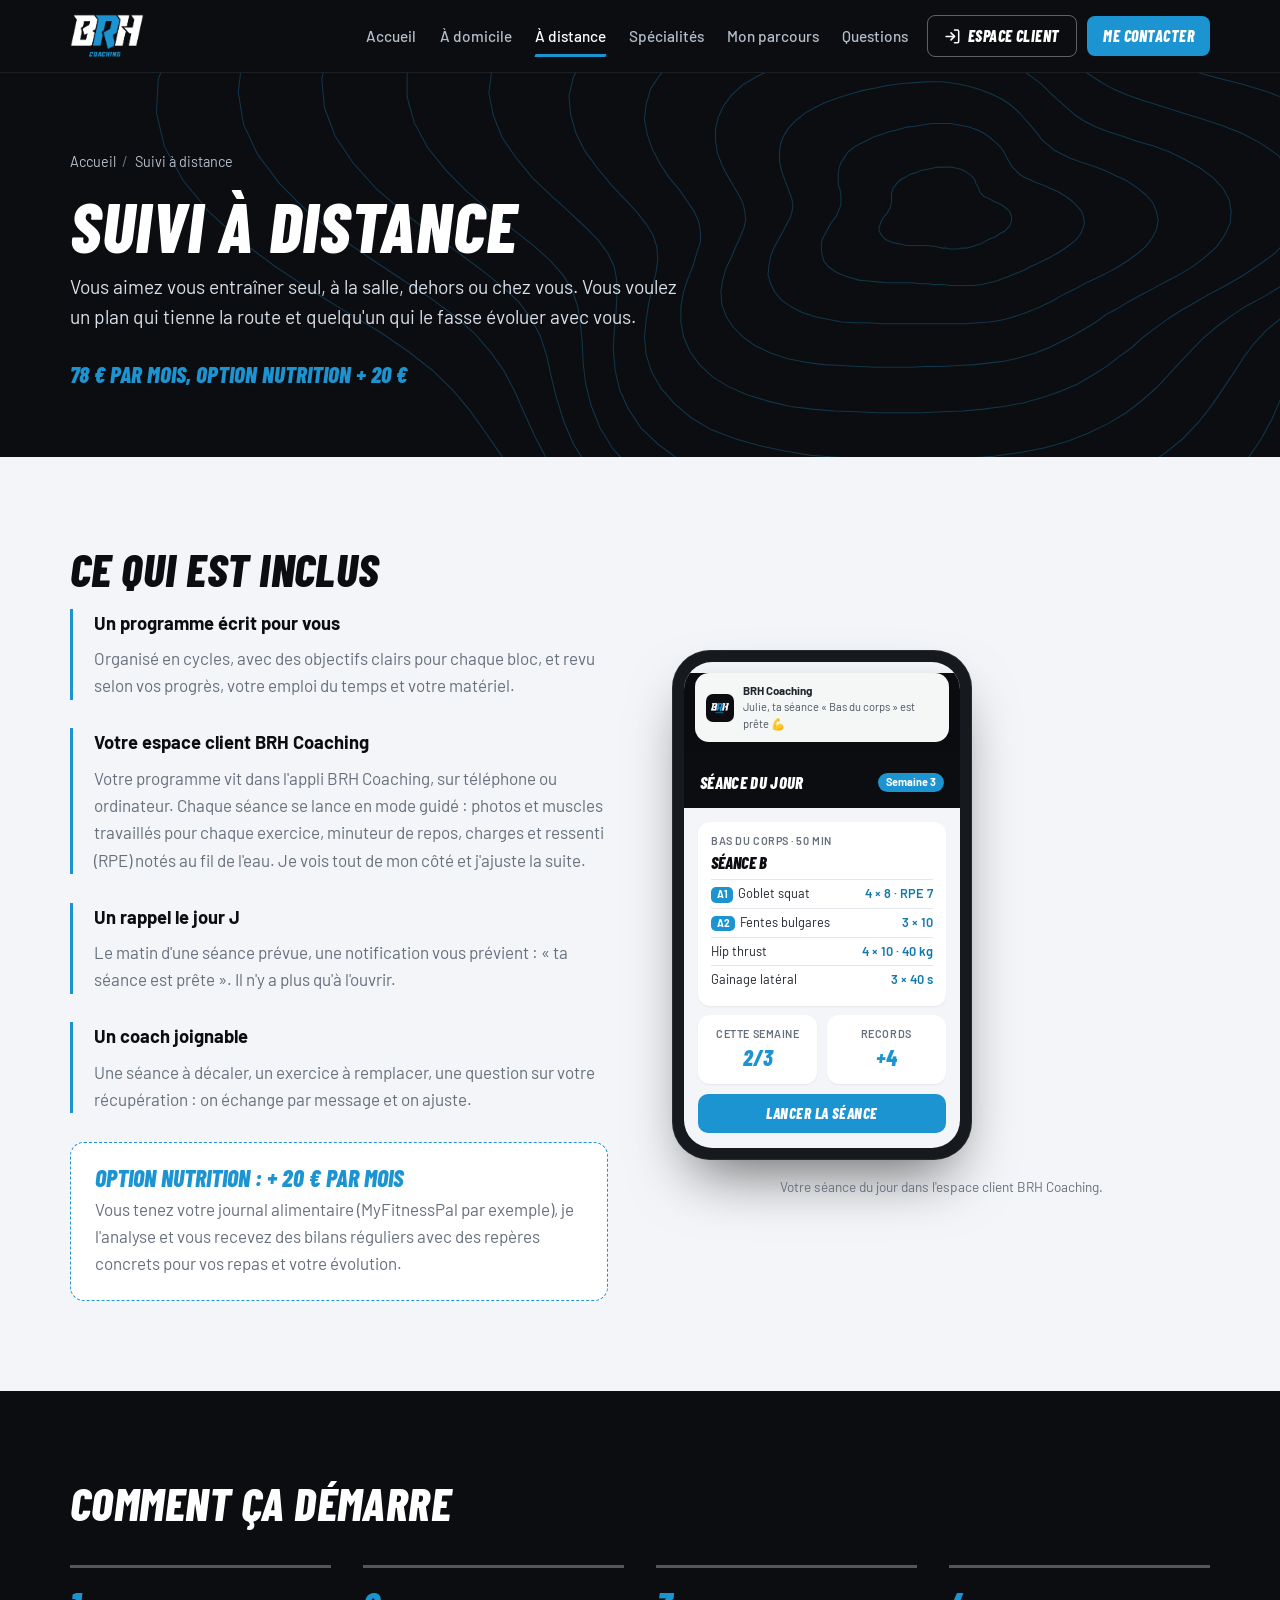
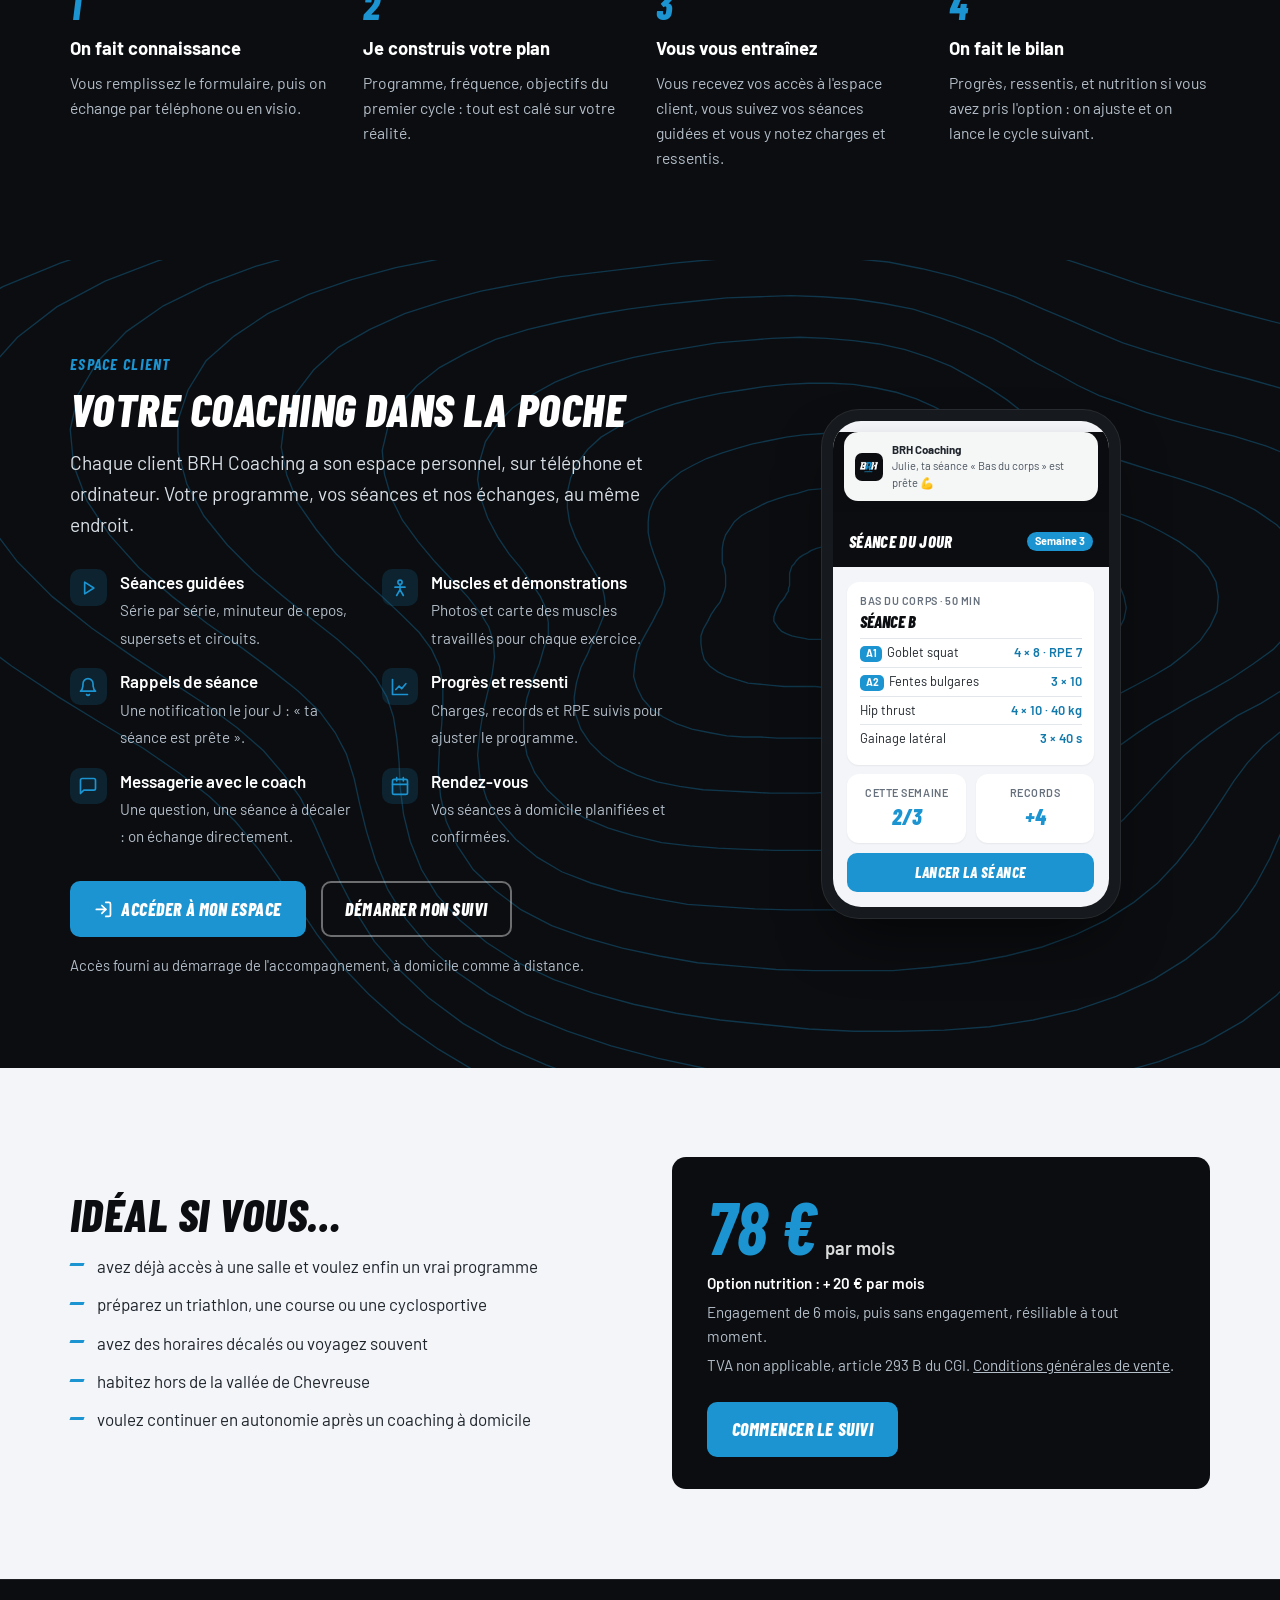
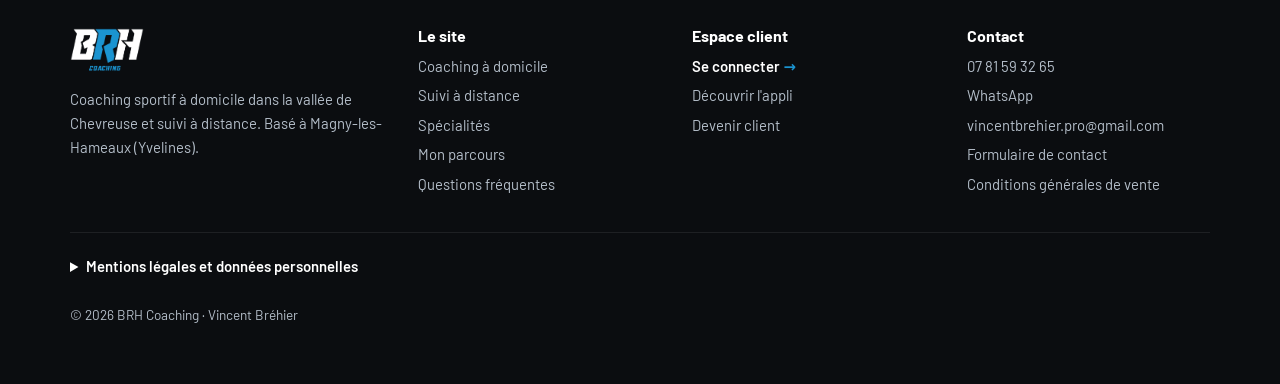
<file: suivi-a-distance/index.html>
<!DOCTYPE html>
<html lang="fr">
<head>
<meta charset="utf-8">
<meta name="viewport" content="width=device-width, initial-scale=1, viewport-fit=cover">
<title>Coaching sportif en ligne et suivi à distance | BRH Coaching</title>
<meta name="description" content="Programme sur-mesure dans l'appli BRH Coaching : séances guidées, rappels, suivi des charges et du ressenti, ajustements par votre coach. 78 € par mois.">
<link rel="canonical" href="https://brh-coaching.vercel.app/suivi-a-distance/">
<meta name="robots" content="index, follow, max-image-preview:large">
<meta name="author" content="Vincent Bréhier">
<meta name="google-site-verification" content="BQLzaZugo_-6aWqYIs7Mb62Du1Opm7MKofQTzkQV3Fw">
<meta name="geo.region" content="FR-78">
<meta name="geo.placename" content="Magny-les-Hameaux">
<meta property="og:type" content="website">
<meta property="og:locale" content="fr_FR">
<meta property="og:site_name" content="BRH Coaching">
<meta property="og:title" content="Coaching sportif en ligne et suivi à distance | BRH Coaching">
<meta property="og:description" content="Programme sur-mesure dans l'appli BRH Coaching : séances guidées, rappels, suivi des charges et du ressenti, ajustements par votre coach. 78 € par mois.">
<meta property="og:url" content="https://brh-coaching.vercel.app/suivi-a-distance/">
<meta property="og:image" content="https://brh-coaching.vercel.app/assets/img/og.jpg">
<meta property="og:image:width" content="1200">
<meta property="og:image:height" content="630">
<meta property="og:image:alt" content="Vincent Bréhier, coach BRH Coaching, à vélo au Versailles Triathlon Festival">
<meta name="twitter:card" content="summary_large_image">
<meta name="theme-color" content="#0b0d10">
<link rel="icon" type="image/png" sizes="48x48" href="/favicon-48.png">
<link rel="icon" type="image/png" sizes="32x32" href="/favicon-32.png">
<link rel="apple-touch-icon" href="/apple-touch-icon.png">
<link rel="manifest" href="/site.webmanifest">
<link rel="preconnect" href="https://fonts.googleapis.com">
<link rel="preconnect" href="https://fonts.gstatic.com" crossorigin>
<link href="https://fonts.googleapis.com/css2?family=Barlow:wght@400;500;600;700&family=Barlow+Condensed:ital,wght@1,600;1,700;1,800&display=swap" rel="stylesheet">
<link rel="stylesheet" href="/assets/css/site.css?v=20261124">
<script type="application/ld+json">
{
  "@context": "https://schema.org",
  "@graph": [
    {
      "@type": [
        "SportsActivityLocation",
        "LocalBusiness"
      ],
      "@id": "https://brh-coaching.vercel.app/#entreprise",
      "name": "BRH Coaching",
      "url": "https://brh-coaching.vercel.app/",
      "image": "https://brh-coaching.vercel.app/assets/img/og.jpg",
      "logo": "https://brh-coaching.vercel.app/assets/img/icon-512.png",
      "description": "Coach sportif à domicile dans la vallée de Chevreuse et suivi sportif à distance avec espace client.",
      "telephone": "+33781593265",
      "email": "vincentbrehier.pro@gmail.com",
      "priceRange": "50 € – 78 €",
      "address": {
        "@type": "PostalAddress",
        "streetAddress": "30 rue Gabriel Péri",
        "addressLocality": "Magny-les-Hameaux",
        "postalCode": "78114",
        "addressRegion": "Île-de-France",
        "addressCountry": "FR"
      },
      "geo": {
        "@type": "GeoCoordinates",
        "latitude": 48.7419,
        "longitude": 2.0617
      },
      "areaServed": [
        {
          "@type": "City",
          "name": "Magny-les-Hameaux"
        },
        {
          "@type": "City",
          "name": "Saint-Rémy-lès-Chevreuse"
        },
        {
          "@type": "City",
          "name": "Chevreuse"
        },
        {
          "@type": "City",
          "name": "Gif-sur-Yvette"
        },
        {
          "@type": "City",
          "name": "Châteaufort"
        },
        {
          "@type": "City",
          "name": "Voisins-le-Bretonneux"
        },
        {
          "@type": "City",
          "name": "Saint-Lambert"
        },
        {
          "@type": "City",
          "name": "Milon-la-Chapelle"
        },
        {
          "@type": "City",
          "name": "Bures-sur-Yvette"
        },
        {
          "@type": "City",
          "name": "Orsay"
        }
      ],
      "founder": {
        "@id": "https://brh-coaching.vercel.app/#vincent"
      },
      "knowsLanguage": [
        "fr",
        "en"
      ],
      "sameAs": [
        "https://brh-coaching-app.vercel.app"
      ],
      "hasOfferCatalog": {
        "@type": "OfferCatalog",
        "name": "Formules de coaching",
        "itemListElement": [
          {
            "@type": "Offer",
            "name": "Coaching sportif à domicile",
            "url": "https://brh-coaching.vercel.app/coaching-a-domicile/",
            "priceSpecification": {
              "@type": "UnitPriceSpecification",
              "price": 50,
              "priceCurrency": "EUR",
              "unitText": "séance d’une heure"
            }
          },
          {
            "@type": "Offer",
            "name": "Suivi sportif à distance",
            "url": "https://brh-coaching.vercel.app/suivi-a-distance/",
            "priceSpecification": {
              "@type": "UnitPriceSpecification",
              "price": 78,
              "priceCurrency": "EUR",
              "unitText": "mois"
            }
          },
          {
            "@type": "Offer",
            "name": "Option suivi nutrition",
            "url": "https://brh-coaching.vercel.app/suivi-a-distance/",
            "priceSpecification": {
              "@type": "UnitPriceSpecification",
              "price": 20,
              "priceCurrency": "EUR",
              "unitText": "mois"
            }
          }
        ]
      }
    },
    {
      "@type": "Service",
      "name": "Suivi sportif à distance",
      "serviceType": "Coaching sportif en ligne",
      "provider": {
        "@id": "https://brh-coaching.vercel.app/#entreprise"
      },
      "areaServed": {
        "@type": "Country",
        "name": "France"
      },
      "offers": {
        "@type": "Offer",
        "price": 78,
        "priceCurrency": "EUR",
        "url": "https://brh-coaching.vercel.app/suivi-a-distance/"
      }
    },
    {
      "@type": "BreadcrumbList",
      "itemListElement": [
        {
          "@type": "ListItem",
          "position": 1,
          "name": "Accueil",
          "item": "https://brh-coaching.vercel.app/"
        },
        {
          "@type": "ListItem",
          "position": 2,
          "name": "Suivi à distance",
          "item": "https://brh-coaching.vercel.app/suivi-a-distance/"
        }
      ]
    }
  ]
}
</script>
</head>
<body>
<a class="skip" href="#contenu">Aller au contenu</a>
<header class="top">
  <div class="wrap">
    <a class="brand" href="/" aria-label="BRH Coaching, accueil"><img src="/assets/img/logo-brh-coaching.png" alt="BRH Coaching" width="74" height="44"></a>
    <a class="top-app" href="https://brh-coaching-app.vercel.app"><svg class="ico" viewBox="0 0 24 24" aria-hidden="true"><path d="M15 3h4a2 2 0 0 1 2 2v14a2 2 0 0 1-2 2h-4"/><path d="M10 17l5-5-5-5"/><path d="M15 12H3"/></svg><span>Espace client</span></a>
    <button class="menu-btn" type="button" aria-expanded="false" aria-controls="tabs">Menu</button>
    <nav class="tabs" id="tabs" aria-label="Navigation principale">
      <a href="/">Accueil</a>
      <a href="/coaching-a-domicile/">À domicile</a>
      <a href="/suivi-a-distance/" aria-current="page">À distance</a>
      <a href="/specialites/">Spécialités</a>
      <a href="/parcours/">Mon parcours</a>
      <a href="/questions-frequentes/">Questions</a>
      <a href="https://brh-coaching-app.vercel.app" class="app"><svg class="ico" viewBox="0 0 24 24" aria-hidden="true"><path d="M15 3h4a2 2 0 0 1 2 2v14a2 2 0 0 1-2 2h-4"/><path d="M10 17l5-5-5-5"/><path d="M15 12H3"/></svg>Espace client</a>
      <a href="/contact/" class="cta">Me contacter</a>
    </nav>
  </div>
</header>

<main id="contenu">
<header class="ph">
      <div class="topo" aria-hidden="true"></div>
      <div class="wrap">
        <ol class="crumbs"><li><a href="/">Accueil</a></li><li aria-current="page">Suivi à distance</li></ol>
        <h1>Suivi à distance</h1>
        <p>Vous aimez vous entraîner seul, à la salle, dehors ou chez vous. Vous voulez un plan qui tienne la route et quelqu'un qui le fasse évoluer avec vous.</p>
        <span class="tag">78 € par mois, option nutrition + 20 €</span>
      </div>
    </header>

    <section class="s">
      <div class="wrap split">
        <div>
          <h2>Ce qui est inclus</h2>
          <div class="features">
            <div><h3>Un programme écrit pour vous</h3><p>Organisé en cycles, avec des objectifs clairs pour chaque bloc, et revu selon vos progrès, votre emploi du temps et votre matériel.</p></div>
            <div><h3>Votre espace client BRH Coaching</h3><p>Votre programme vit dans l'appli BRH Coaching, sur téléphone ou ordinateur. Chaque séance se lance en mode guidé : photos et muscles travaillés pour chaque exercice, minuteur de repos, charges et ressenti (RPE) notés au fil de l'eau. Je vois tout de mon côté et j'ajuste la suite.</p></div>
            <div><h3>Un rappel le jour J</h3><p>Le matin d'une séance prévue, une notification vous prévient : « ta séance est prête ». Il n'y a plus qu'à l'ouvrir.</p></div>
            <div><h3>Un coach joignable</h3><p>Une séance à décaler, un exercice à remplacer, une question sur votre récupération : on échange par message et on ajuste.</p></div>
          </div>
          <div class="option">
            <div class="opt-price">Option nutrition : + 20 € par mois</div>
            <p>Vous tenez votre journal alimentaire (MyFitnessPal par exemple), je l'analyse et vous recevez des bilans réguliers avec des repères concrets pour vos repas et votre évolution.</p>
          </div>
        </div>
        <figure>
          <div class="phone" role="img" aria-label="Aperçu de l'espace client BRH Coaching sur téléphone : séance du jour et notification de rappel">
            <div class="screen">
              <div class="scr-pushwrap">
                <div class="scr-push"><img src="/assets/img/icon-192.png" alt="" width="28" height="28"><div><b>BRH Coaching</b><span>Julie, ta séance « Bas du corps » est prête 💪</span></div></div>
              </div>
              <div class="scr-top"><b>Séance du jour</b><i>Semaine 3</i></div>
              <div class="scr-body">
                <div class="scr-card">
                  <small>Bas du corps · 50 min</small>
                  <strong>Séance B</strong>
                  <div class="scr-ex"><span><span class="scr-tag">A1</span>Goblet squat</span><em>4 × 8 · RPE 7</em></div>
                  <div class="scr-ex"><span><span class="scr-tag">A2</span>Fentes bulgares</span><em>3 × 10</em></div>
                  <div class="scr-ex"><span>Hip thrust</span><em>4 × 10 · 40 kg</em></div>
                  <div class="scr-ex"><span>Gainage latéral</span><em>3 × 40 s</em></div>
                </div>
                <div class="scr-row">
                  <div class="scr-card"><small>Cette semaine</small><strong>2/3</strong></div>
                  <div class="scr-card"><small>Records</small><strong>+4</strong></div>
                </div>
                <div class="scr-btn">Lancer la séance</div>
              </div>
            </div>
          </div>
          <figcaption style="text-align:center;margin-top:1rem">Votre séance du jour dans l'espace client BRH Coaching.</figcaption>
        </figure>
      </div>
    </section>

    <section class="s dark">
      <div class="wrap">
        <h2>Comment ça démarre</h2>
        <ol class="steps">
          <li><h3>On fait connaissance</h3><p>Vous remplissez le formulaire, puis on échange par téléphone ou en visio.</p></li>
          <li><h3>Je construis votre plan</h3><p>Programme, fréquence, objectifs du premier cycle : tout est calé sur votre réalité.</p></li>
          <li><h3>Vous vous entraînez</h3><p>Vous recevez vos accès à l'espace client, vous suivez vos séances guidées et vous y notez charges et ressentis.</p></li>
          <li><h3>On fait le bilan</h3><p>Progrès, ressentis, et nutrition si vous avez pris l'option : on ajuste et on lance le cycle suivant.</p></li>
        </ol>
      </div>
    </section>

    <section class="s dark appsec" id="espace-client" aria-labelledby="h-app">
      <div class="topo" aria-hidden="true"></div>
      <div class="wrap">
        <div>
          <span class="eyebrow">Espace client</span>
          <h2 id="h-app">Votre coaching dans la poche</h2>
          <p class="lead">Chaque client BRH Coaching a son espace personnel, sur téléphone et ordinateur. Votre programme, vos séances et nos échanges, au même endroit.</p>
          <ul class="app-feats">
            <li><span class="ic"><svg viewBox="0 0 24 24" aria-hidden="true"><path d="M8 5v14l11-7z"/></svg></span><div><b>Séances guidées</b><span>Série par série, minuteur de repos, supersets et circuits.</span></div></li>
            <li><span class="ic"><svg viewBox="0 0 24 24" aria-hidden="true"><circle cx="12" cy="5" r="2.5"/><path d="M12 8v6M8 21l4-7 4 7M6 11h12"/></svg></span><div><b>Muscles et démonstrations</b><span>Photos et carte des muscles travaillés pour chaque exercice.</span></div></li>
            <li><span class="ic"><svg viewBox="0 0 24 24" aria-hidden="true"><path d="M6 8a6 6 0 0 1 12 0c0 7 3 9 3 9H3s3-2 3-9"/><path d="M10.3 21a1.94 1.94 0 0 0 3.4 0"/></svg></span><div><b>Rappels de séance</b><span>Une notification le jour J : « ta séance est prête ».</span></div></li>
            <li><span class="ic"><svg viewBox="0 0 24 24" aria-hidden="true"><path d="M3 3v18h18"/><path d="M7 15l4-4 3 3 5-6"/></svg></span><div><b>Progrès et ressenti</b><span>Charges, records et RPE suivis pour ajuster le programme.</span></div></li>
            <li><span class="ic"><svg viewBox="0 0 24 24" aria-hidden="true"><path d="M21 15a2 2 0 0 1-2 2H7l-4 4V5a2 2 0 0 1 2-2h14a2 2 0 0 1 2 2z"/></svg></span><div><b>Messagerie avec le coach</b><span>Une question, une séance à décaler : on échange directement.</span></div></li>
            <li><span class="ic"><svg viewBox="0 0 24 24" aria-hidden="true"><rect x="3" y="4" width="18" height="18" rx="2"/><path d="M16 2v4M8 2v4M3 10h18"/></svg></span><div><b>Rendez-vous</b><span>Vos séances à domicile planifiées et confirmées.</span></div></li>
          </ul>
          <div class="actions">
            <a class="btn btn-blue" href="https://brh-coaching-app.vercel.app"><svg class="ico" viewBox="0 0 24 24" aria-hidden="true"><path d="M15 3h4a2 2 0 0 1 2 2v14a2 2 0 0 1-2 2h-4"/><path d="M10 17l5-5-5-5"/><path d="M15 12H3"/></svg><span>Accéder à mon espace</span></a>
            <a class="btn btn-line" href="/contact/">Démarrer mon suivi</a>
          </div>
          <p class="app-note">Accès fourni au démarrage de l'accompagnement, à domicile comme à distance.</p>
        </div>
        <div class="phone" role="img" aria-label="Aperçu de l'espace client BRH Coaching sur téléphone : séance du jour et notification de rappel">
            <div class="screen">
              <div class="scr-pushwrap">
                <div class="scr-push"><img src="/assets/img/icon-192.png" alt="" width="28" height="28"><div><b>BRH Coaching</b><span>Julie, ta séance « Bas du corps » est prête 💪</span></div></div>
              </div>
              <div class="scr-top"><b>Séance du jour</b><i>Semaine 3</i></div>
              <div class="scr-body">
                <div class="scr-card">
                  <small>Bas du corps · 50 min</small>
                  <strong>Séance B</strong>
                  <div class="scr-ex"><span><span class="scr-tag">A1</span>Goblet squat</span><em>4 × 8 · RPE 7</em></div>
                  <div class="scr-ex"><span><span class="scr-tag">A2</span>Fentes bulgares</span><em>3 × 10</em></div>
                  <div class="scr-ex"><span>Hip thrust</span><em>4 × 10 · 40 kg</em></div>
                  <div class="scr-ex"><span>Gainage latéral</span><em>3 × 40 s</em></div>
                </div>
                <div class="scr-row">
                  <div class="scr-card"><small>Cette semaine</small><strong>2/3</strong></div>
                  <div class="scr-card"><small>Records</small><strong>+4</strong></div>
                </div>
                <div class="scr-btn">Lancer la séance</div>
              </div>
            </div>
          </div>
      </div>
    </section>

    <section class="s">
      <div class="wrap split">
        <div>
          <h2>Idéal si vous…</h2>
          <ul class="ticks">
            <li>avez déjà accès à une salle et voulez enfin un vrai programme</li>
            <li>préparez un triathlon, une course ou une cyclosportive</li>
            <li>avez des horaires décalés ou voyagez souvent</li>
            <li>habitez hors de la vallée de Chevreuse</li>
            <li>voulez continuer en autonomie après un coaching à domicile</li>
          </ul>
        </div>
        <div class="pricebox">
          <div>
            <div class="price"><b>78 €</b><span>par mois</span></div>
            <p class="plus">Option nutrition : + 20 € par mois</p>
            <p>Engagement de 6 mois, puis sans engagement, résiliable à tout moment.</p>
            <p>TVA non applicable, article 293 B du CGI. <a href="/conditions-generales-de-vente/">Conditions générales de vente</a>.</p>
          </div>
          <a class="btn btn-blue" href="/contact/?formule=distance">Commencer le suivi</a>
        </div>
      </div>
    </section>

</main>

<footer>
  <div class="wrap">
    <div class="cols">
      <div>
        <img src="/assets/img/logo-brh-coaching.png" alt="BRH Coaching" width="74" height="44" loading="lazy">
        <p>Coaching sportif à domicile dans la vallée de Chevreuse et suivi à distance. Basé à Magny-les-Hameaux (Yvelines).</p>
      </div>
      <nav aria-label="Pages du site">
        <h2>Le site</h2>
        <ul>
          <li><a href="/coaching-a-domicile/">Coaching à domicile</a></li>
          <li><a href="/suivi-a-distance/">Suivi à distance</a></li>
          <li><a href="/specialites/">Spécialités</a></li>
          <li><a href="/parcours/">Mon parcours</a></li>
          <li><a href="/questions-frequentes/">Questions fréquentes</a></li>
        </ul>
      </nav>
      <div>
        <h2>Espace client</h2>
        <ul>
          <li><a class="app-link" href="https://brh-coaching-app.vercel.app">Se connecter</a></li>
          <li><a href="/suivi-a-distance/#espace-client">Découvrir l'appli</a></li>
          <li><a href="/contact/">Devenir client</a></li>
        </ul>
      </div>
      <div>
        <h2>Contact</h2>
        <ul>
          <li><a href="tel:+33781593265">07 81 59 32 65</a></li>
          <li><a href="https://wa.me/33781593265" rel="noopener">WhatsApp</a></li>
          <li><a href="mailto:vincentbrehier.pro@gmail.com">vincentbrehier.pro@gmail.com</a></li>
          <li><a href="/contact/">Formulaire de contact</a></li>
          <li><a href="/conditions-generales-de-vente/">Conditions générales de vente</a></li>
        </ul>
      </div>
    </div>
    <details>
      <summary>Mentions légales et données personnelles</summary>
      <p><strong>Éditeur :</strong> Vincent Bréhier, entrepreneur individuel (BRH Coaching), 30 rue Gabriel Péri, 78114 Magny-les-Hameaux. SIRET : 913 358 636 00011. Contact : vincentbrehier.pro@gmail.com, 07 81 59 32 65.</p>
      <p><strong>Hébergement :</strong> Vercel Inc., 440 N Barranca Ave #4133, Covina, CA 91723, États-Unis (vercel.com).</p>
      <p><strong>Photos :</strong> Vincent Bréhier, sauf photo du Versailles Triathlon Festival 2026 : Versailles Images.</p>
      <p><strong>Données personnelles :</strong> les informations envoyées via le formulaire servent uniquement à répondre à votre demande et à préparer votre accompagnement. Elles sont transmises par e-mail via le service FormSubmit et ne sont ni revendues ni utilisées à des fins publicitaires. Vous pouvez demander leur consultation ou leur suppression à tout moment par e-mail. Ce site n'utilise pas de cookies de mesure d'audience.</p>
    </details>
    <p class="copy">© 2026 BRH Coaching · Vincent Bréhier</p>
  </div>
</footer>

<script src="/assets/js/site.js?v=20261124" defer></script>
</body>
</html>
</file>
<file: assets/css/site.css>
/* BRH Coaching — site vitrine. Même charte que l'espace client (noir + bleu du logo, Barlow), thèmes clair et sombre. */
:root{
  --blue:#1b94d1; --blue-strong:#1279ad; --blue-deep:#1279ad; --blue-soft:#e4f3fb;
  --ink:#0b0d10; --text:#1f252c; --muted:#66707c; --line:#e3e7ec; --field:#cdd4db;
  --bg:#f3f5f8; --surface:#ffffff; --surface-2:#f6f8fa;
  --panel:#0b0d10; --panel-2:#1b1f25; --mist:#b4bec9; --on-panel:#d9e0e7;
  --ok:#1f9d61; --err:#d23b3b; --note:#fdf1da;
  --radius:14px;
  --shadow:0 1px 2px rgba(11,13,16,.05),0 6px 20px rgba(11,13,16,.06);
  --display:"Barlow Condensed","Arial Narrow",sans-serif;
  --body:"Barlow",system-ui,-apple-system,"Segoe UI",sans-serif;
  color-scheme:light;
}
@media (prefers-color-scheme:dark){
  :root{
    color-scheme:dark;
    --blue-strong:#5cbdee; --blue-soft:#10303f;
    --ink:#f4f6f8; --text:#dde2e8; --muted:#94a0ad; --line:#2a3038; --field:#3b434d;
    --bg:#0d1013; --surface:#161a1f; --surface-2:#1c2127;
    --panel:#07090b; --panel-2:#171b20; --note:#382a0c;
    --shadow:0 1px 2px rgba(0,0,0,.3),0 8px 24px rgba(0,0,0,.25);
  }
}
*,*::before,*::after{box-sizing:border-box}
[hidden]{display:none!important}
html{scroll-padding-top:calc(84px + env(safe-area-inset-top,0px));-webkit-text-size-adjust:100%}
body{margin:0;font-family:var(--body);font-size:1.0625rem;line-height:1.6;color:var(--text);background:var(--bg);-webkit-font-smoothing:antialiased;overflow-x:hidden}
img{max-width:100%;display:block;height:auto}
a{color:inherit}
p{margin:0 0 1rem}
:focus-visible{outline:3px solid var(--blue);outline-offset:3px;border-radius:4px}
.wrap{width:min(1140px,100% - 2rem);margin-inline:auto}
.narrow{max-width:42rem}
.skip{position:absolute;left:-9999px;top:0;z-index:99;background:var(--blue);color:#fff;padding:.6rem 1rem;font-weight:600}
.skip:focus{left:1rem;top:1rem}

/* ---------- En-tête ---------- */
.top{position:sticky;top:0;z-index:30;background:var(--panel);padding-top:env(safe-area-inset-top,0px);border-bottom:1px solid rgba(255,255,255,.07)}
.top .wrap{display:flex;align-items:center;gap:1.2rem;height:72px}
.top .brand{display:flex;align-items:center;flex:none}
.top .brand img{height:44px;width:auto}
.tabs{display:flex;align-items:center;gap:.15rem;margin-left:auto}
.tabs a{color:var(--mist);text-decoration:none;font-weight:500;font-size:.96rem;padding:.45rem .65rem;border-radius:8px;position:relative;white-space:nowrap}
.tabs a:hover{color:#fff}
.tabs a[aria-current="page"]{color:#fff}
.tabs a[aria-current="page"]::after{content:"";position:absolute;left:.65rem;right:.65rem;bottom:-.1rem;height:3px;background:var(--blue);transform:skewX(-20deg)}
.tabs a.cta,.tabs a.app{font-family:var(--display);font-weight:800;font-style:italic;text-transform:uppercase;letter-spacing:.03em;font-size:1rem;padding:.48rem 1rem}
.tabs a.cta{background:var(--blue);color:#fff;margin-left:.5rem}
.tabs a.cta:hover{background:var(--blue-deep)}
.tabs a.app{border:1.5px solid rgba(255,255,255,.35);color:#fff;margin-left:.35rem;display:inline-flex;align-items:center;gap:.45rem}
.tabs a.app:hover{border-color:var(--blue);color:#fff}
.tabs a.cta[aria-current="page"]::after{display:none}
.top-app{display:none;margin-left:auto;color:#fff;text-decoration:none;font-family:var(--display);font-weight:800;font-style:italic;text-transform:uppercase;letter-spacing:.03em;font-size:.95rem;border:1.5px solid rgba(255,255,255,.35);border-radius:8px;padding:.35rem .7rem;align-items:center;gap:.4rem}
.ico{width:1.05em;height:1.05em;flex:none;fill:none;stroke:currentColor;stroke-width:2.2;stroke-linecap:round;stroke-linejoin:round}
.menu-btn{display:none;background:none;border:1.5px solid rgba(255,255,255,.35);color:#fff;font:600 1rem var(--body);padding:.38rem .8rem;border-radius:8px;cursor:pointer}
@media (max-width:1080px){
  .menu-btn{display:block}
  .top-app{display:inline-flex}
  .tabs{display:none;position:absolute;left:0;right:0;top:100%;background:var(--panel);flex-direction:column;align-items:stretch;padding:.6rem 1.25rem 1.4rem;gap:.1rem;border-bottom:1px solid rgba(255,255,255,.08);max-height:calc(100vh - 72px);overflow:auto}
  .tabs.open{display:flex}
  .tabs a{font-size:1.1rem;padding:.7rem .2rem}
  .tabs a[aria-current="page"]::after{left:.2rem;right:auto;width:2.2rem}
  .tabs a.cta,.tabs a.app{margin:.6rem 0 0;justify-content:center;text-align:center;font-size:1.1rem;padding:.7rem 1rem}
}
@media (max-width:400px){.top .wrap{gap:.7rem}.top .brand img{height:38px}}
@media (max-width:340px){.top-app span{display:none}}

/* ---------- Boutons ---------- */
.btn{display:inline-flex;align-items:center;justify-content:center;gap:.5rem;font-family:var(--display);font-weight:800;font-style:italic;text-transform:uppercase;letter-spacing:.03em;font-size:1.12rem;padding:.72rem 1.4rem;border-radius:10px;border:2px solid transparent;cursor:pointer;text-decoration:none;transition:background .15s,color .15s,border-color .15s;text-align:center}
.btn-blue{background:var(--blue);color:#fff}
.btn-blue:hover{background:var(--blue-deep)}
.btn-line{border-color:rgba(255,255,255,.4);color:#fff;background:transparent}
.btn-line:hover{border-color:#fff}
.btn-ink{background:var(--panel);color:#fff}
.btn-ink:hover{background:var(--panel-2)}
.btn-ghost{background:transparent;border-color:var(--line);color:var(--ink);font-style:normal;text-transform:none;font-family:var(--body);font-weight:600;font-size:1rem}
.btn-ghost:hover{border-color:var(--ink)}
.actions{display:flex;flex-wrap:wrap;gap:.9rem}

/* ---------- Titres ---------- */
h1,h2{font-family:var(--display);font-weight:800;font-style:italic;text-transform:uppercase;letter-spacing:.01em;margin:0 0 1rem;color:var(--ink)}
h2{font-size:clamp(1.9rem,4vw,2.9rem);line-height:1}
h3{font-size:1.15rem;margin:0 0 .45rem;font-weight:700;color:var(--ink)}
.lead{font-size:clamp(1.08rem,1.5vw,1.25rem)}
.muted{color:var(--muted)}
.eyebrow{display:inline-block;font-family:var(--display);font-weight:700;font-style:italic;text-transform:uppercase;letter-spacing:.08em;color:var(--blue);font-size:1rem;margin-bottom:.6rem}
section.s{padding:clamp(3.5rem,7vw,6rem) 0}
section.white{background:var(--surface)}
.dark{background:var(--panel);color:#fff}
.dark h1,.dark h2,.dark h3{color:#fff}
.dark .muted{color:var(--mist)}

/* ---------- Hero accueil ---------- */
.topo{position:absolute;inset:0;background:url(/assets/img/topo.svg) right center/cover no-repeat;opacity:.3;pointer-events:none}
.hero{position:relative;overflow:hidden;background:var(--panel);color:#fff;padding:clamp(3.5rem,8vw,6.5rem) 0 clamp(3.5rem,7vw,6rem)}
.hero .wrap{position:relative;display:grid;grid-template-columns:1.25fr .85fr;gap:3rem;align-items:center}
.hero h1{color:#fff;font-size:clamp(2.6rem,6.4vw,5.2rem);line-height:.92;max-width:14ch;margin-bottom:1.5rem}
.hero h1 em{color:var(--blue);font-style:inherit}
.hero .lead{color:var(--on-panel);max-width:35rem;margin-bottom:2.1rem}
.hero .login{margin:1.4rem 0 0;font-size:.95rem;color:var(--mist)}
.hero .login a{color:#fff;font-weight:600;text-decoration-color:var(--blue);text-underline-offset:3px}
.slant{position:relative;justify-self:end;width:min(100%,400px)}
.slant::before{content:"";position:absolute;inset:6% -6% -4% 10%;background:var(--blue);clip-path:polygon(16% 0,100% 0,84% 100%,0 100%)}
.slant img{position:relative;clip-path:polygon(16% 0,100% 0,84% 100%,0 100%);aspect-ratio:4/5;object-fit:cover;width:100%}
@media (max-width:860px){.hero .wrap{grid-template-columns:1fr}.slant{justify-self:start;width:min(80%,320px)}}

.creds{background:var(--surface);border-bottom:1px solid var(--line)}
.creds ul{list-style:none;margin:0 auto;padding:1.3rem 0;display:flex;flex-wrap:wrap;gap:.6rem 2.2rem}
.creds li{font-weight:600;font-size:.98rem;position:relative;padding-left:1.1rem;color:var(--ink)}
.creds li::before{content:"";position:absolute;left:0;top:.25em;width:4px;height:1.05em;background:var(--blue);transform:skewX(-20deg)}

/* ---------- En-tête de page ---------- */
.ph{position:relative;overflow:hidden;background:var(--panel);color:#fff;padding:clamp(3rem,6vw,4.8rem) 0 clamp(2.6rem,5vw,4rem)}
.ph .wrap{position:relative}
.crumbs{list-style:none;display:flex;flex-wrap:wrap;gap:.4rem;margin:0 0 1.2rem;padding:0;font-size:.9rem;color:var(--mist)}
.crumbs li+li::before{content:"/";margin-right:.4rem;opacity:.6}
.crumbs a{text-decoration:none}
.crumbs a:hover{color:#fff}
.ph h1{color:#fff;font-size:clamp(2.5rem,6vw,4.4rem);line-height:.95;margin-bottom:.8rem}
.ph p{color:var(--on-panel);max-width:38rem;margin:0;font-size:clamp(1.05rem,1.5vw,1.22rem)}
.ph .tag{display:inline-block;margin-top:1.4rem;font-family:var(--display);font-weight:800;font-style:italic;text-transform:uppercase;font-size:1.45rem;color:var(--blue)}

/* ---------- Blocs ---------- */
.split{display:grid;grid-template-columns:1fr 1fr;gap:clamp(2rem,5vw,4.5rem);align-items:center}
.split.rev > :first-child{order:2}
.split > *{min-width:0}
@media (max-width:860px){.split{grid-template-columns:1fr}.split.rev > :first-child{order:0}}
.photo{border-radius:var(--radius);overflow:hidden;background:var(--line)}
.photo img{width:100%;height:100%;object-fit:cover}
figure{margin:0}
figcaption{font-size:.85rem;color:var(--muted);margin-top:.5rem}
.dark figcaption{color:var(--mist)}

.pillars{display:grid;grid-template-columns:repeat(3,1fr);gap:2.2rem;margin-top:2.6rem}
.pillars > div{border-top:3px solid var(--ink);padding-top:1.1rem}
.pillars p{color:var(--muted);margin:0}
@media (max-width:860px){.pillars{grid-template-columns:1fr}}

.offers{display:grid;grid-template-columns:1.15fr 1fr;gap:1.5rem;margin-top:2.4rem}
.offer{position:relative;background:var(--surface);border-radius:var(--radius);padding:2.2rem;display:flex;flex-direction:column;border:1px solid var(--line);box-shadow:var(--shadow)}
.offer.main{background:var(--panel);color:#fff;border-color:var(--panel)}
.offer.main h3{color:#fff}
.offer.main::before{content:"";position:absolute;left:0;top:2.2rem;bottom:2.2rem;width:5px;background:var(--blue);border-radius:0 4px 4px 0}
.offer h3{font-family:var(--display);font-weight:700;font-style:italic;text-transform:uppercase;font-size:1.55rem;margin:0}
.price{font-family:var(--display);font-weight:800;font-style:italic;line-height:1;margin:.6rem 0 .8rem;display:flex;flex-wrap:wrap;align-items:baseline;gap:.2rem .5rem}
.price b{font-size:clamp(3.3rem,6.5vw,4.6rem);color:var(--blue);white-space:nowrap}
.price span{font-family:var(--body);font-size:1.15rem;font-weight:600;font-style:normal;opacity:.85}
.offer p{opacity:.9}
.offer .actions{margin-top:auto;padding-top:1rem}
@media (max-width:860px){.offers{grid-template-columns:1fr}}
@media (max-width:520px){.offer{padding:1.8rem 1.4rem}}
.tva{font-size:.85rem;color:var(--muted);margin-top:1rem}

.band{position:relative;color:#fff;min-height:clamp(440px,46vw,640px);display:flex;align-items:flex-end;overflow:hidden;background:var(--panel)}
.band img{position:absolute;inset:0;width:100%;height:100%;object-fit:cover;object-position:45% 6%}
.band::after{content:"";position:absolute;inset:0;background:linear-gradient(270deg,rgba(11,13,16,.92) 0%,rgba(11,13,16,.6) 38%,rgba(11,13,16,0) 65%)}
.band .wrap{position:relative;z-index:1;padding:3.5rem 0;display:flex;flex-direction:column;align-items:flex-end;text-align:right}
@media (max-width:720px){.band::after{background:linear-gradient(0deg,rgba(11,13,16,.95) 0%,rgba(11,13,16,.5) 45%,rgba(11,13,16,0) 70%)}.band .wrap{align-items:flex-start;text-align:left}}
.band blockquote{margin:0;font-family:var(--display);font-weight:800;font-style:italic;text-transform:uppercase;font-size:clamp(1.9rem,4.2vw,3.2rem);line-height:1;max-width:15ch}
.band small{display:block;margin-top:1rem;font-size:.82rem;color:var(--mist)}

.ticks{list-style:none;padding:0;margin:0 0 1.4rem;display:grid;gap:.7rem}
.ticks li{padding-left:1.7rem;position:relative}
.ticks li::before{content:"";position:absolute;left:0;top:.62em;width:.85rem;height:3px;background:var(--blue);transform:skewX(-20deg)}

.steps{list-style:none;padding:0;margin:2.4rem 0 0;display:grid;grid-template-columns:repeat(4,1fr);gap:2rem;counter-reset:s}
.steps li{counter-increment:s;border-top:3px solid var(--ink);padding-top:1.1rem}
.dark .steps li{border-color:rgba(255,255,255,.3)}
.steps li::before{content:counter(s);font-family:var(--display);font-weight:800;font-style:italic;font-size:2.4rem;line-height:1;color:var(--blue);display:block;margin-bottom:.6rem}
.steps p{margin:0;color:var(--muted);font-size:.98rem}
.dark .steps p{color:var(--mist)}
@media (max-width:860px){.steps{grid-template-columns:1fr 1fr}}
@media (max-width:520px){.steps{grid-template-columns:1fr}}

.towns{display:flex;flex-wrap:wrap;gap:.55rem;margin:0 0 1.2rem;padding:0;list-style:none}
.towns li{background:var(--surface);border:1px solid var(--line);padding:.35rem .85rem;border-radius:999px;font-size:.95rem}
.towns li.home{background:var(--blue);color:#fff;border-color:var(--blue)}

.pricebox{background:var(--panel);color:#fff;border-radius:var(--radius);padding:2rem 2.2rem;display:flex;flex-wrap:wrap;align-items:center;justify-content:space-between;gap:1.5rem}
.pricebox .price{margin:0}
.pricebox p{margin:.3rem 0 0;color:var(--mist);font-size:.95rem}
.pricebox .plus{color:#fff;font-weight:600;margin-top:.5rem}
.option{margin-top:1.8rem;background:var(--surface);border:1.5px dashed var(--blue);border-radius:var(--radius);padding:1.4rem 1.5rem}
.option .opt-price{font-family:var(--display);font-weight:800;font-style:italic;text-transform:uppercase;font-size:1.5rem;color:var(--blue);line-height:1;margin-bottom:.4rem}
.option p{margin:0;color:var(--muted)}

.features{display:grid;gap:1.8rem}
.features > div{border-left:3px solid var(--blue);padding-left:1.3rem}
.features p{margin:0;color:var(--muted)}

.specs{display:grid;gap:clamp(3rem,6vw,5rem)}
.specs .photo{aspect-ratio:4/3}
.trio{display:grid;grid-template-columns:repeat(3,1fr);gap:1.6rem;margin-top:1rem}
.trio > div{background:var(--surface);border:1px solid var(--line);border-radius:var(--radius);padding:1.6rem}
.trio p{margin:0;color:var(--muted)}
@media (max-width:860px){.trio{grid-template-columns:1fr}}

.timeline{list-style:none;margin:2rem 0 0;padding:0;position:relative}
.timeline::before{content:"";position:absolute;left:5.6rem;top:.4rem;bottom:.4rem;width:2px;background:var(--line)}
.timeline li{display:grid;grid-template-columns:5.6rem 1fr;gap:1.6rem;padding:0 0 1.6rem;position:relative}
.timeline li::after{content:"";position:absolute;left:calc(5.6rem - 5px);top:.45rem;width:12px;height:12px;background:var(--blue);transform:skewX(-20deg)}
.timeline .y{font-family:var(--display);font-weight:800;font-style:italic;font-size:1.15rem;color:var(--ink);line-height:1.4}
.timeline h3{margin:0 0 .2rem}
.timeline p{margin:0;color:var(--muted);font-size:.98rem}
@media (max-width:520px){.timeline::before{left:4.2rem}.timeline li{grid-template-columns:4.2rem 1fr;gap:1.2rem}.timeline li::after{left:calc(4.2rem - 5px)}}

.gallery{display:grid;grid-template-columns:2fr 1fr;gap:1rem;margin-top:2.2rem}
.gallery > figure{min-width:0}
.gallery .photo{height:100%}
.gallery figure:first-child .photo{aspect-ratio:2.1/1;height:auto;width:100%}
@media (max-width:720px){.gallery{grid-template-columns:1fr}}

.faq details{border-bottom:1px solid var(--line);padding:1.1rem 0}
.faq summary{cursor:pointer;font-weight:600;font-size:1.08rem;color:var(--ink);list-style:none;display:flex;justify-content:space-between;gap:1rem}
.faq summary::-webkit-details-marker{display:none}
.faq summary::after{content:"+";font-family:var(--display);font-weight:800;font-size:1.6rem;line-height:1;color:var(--blue);transition:transform .2s}
.faq details[open] summary::after{transform:rotate(45deg)}
.faq details p{margin:.7rem 0 0;color:var(--muted);max-width:44rem}

.ctaband{background:var(--blue);color:#fff;padding:clamp(2.6rem,5vw,3.6rem) 0}
.ctaband .wrap{display:flex;flex-wrap:wrap;gap:1.4rem 3rem;align-items:center;justify-content:space-between}
.ctaband h2{margin:0;max-width:22ch;color:#fff}
.ctaband .btn{background:var(--panel);color:#fff}
.ctaband .btn:hover{background:var(--panel-2)}

/* ---------- L'appli (passerelle vers l'espace client) ---------- */
.appsec{position:relative;overflow:hidden}
.appsec .wrap{position:relative;display:grid;grid-template-columns:1fr .8fr;gap:clamp(2rem,5vw,4.5rem);align-items:center}
@media (max-width:860px){.appsec .wrap{grid-template-columns:1fr}}
.appsec .lead{color:var(--on-panel)}
.app-feats{list-style:none;padding:0;margin:1.8rem 0 2rem;display:grid;grid-template-columns:1fr 1fr;gap:1.1rem 1.6rem}
@media (max-width:560px){.app-feats{grid-template-columns:1fr}}
.app-feats li{display:grid;grid-template-columns:2.3rem 1fr;gap:.8rem;align-items:start}
.app-feats .ic{width:2.3rem;height:2.3rem;border-radius:10px;background:rgba(27,148,209,.16);color:var(--blue);display:grid;place-items:center}
.app-feats .ic svg{width:1.25rem;height:1.25rem;fill:none;stroke:currentColor;stroke-width:2;stroke-linecap:round;stroke-linejoin:round}
.app-feats b{display:block;color:#fff;font-weight:600}
.app-feats span{color:var(--mist);font-size:.95rem;line-height:1.45}
.app-note{margin:1.1rem 0 0;color:var(--mist);font-size:.92rem}

.phone{justify-self:center;width:min(100%,300px);background:#16191d;border-radius:38px;padding:12px;box-shadow:0 30px 60px -20px rgba(0,0,0,.6),0 0 0 1px rgba(255,255,255,.08) inset}
.screen{background:#f3f5f8;color:#1f252c;border-radius:28px;overflow:hidden;font-size:.8rem;line-height:1.35}
.scr-top{background:#0b0d10;color:#fff;padding:1.1rem 1rem .9rem;display:flex;justify-content:space-between;align-items:center}
.scr-top b{font-family:var(--display);font-style:italic;font-weight:800;text-transform:uppercase;font-size:1.05rem;letter-spacing:.02em}
.scr-top i{font-style:normal;background:var(--blue);border-radius:999px;font-size:.68rem;font-weight:700;padding:.15rem .5rem}
.scr-body{padding:.9rem;display:grid;gap:.6rem}
.scr-card{background:#fff;border-radius:12px;padding:.75rem .8rem;box-shadow:0 1px 2px rgba(11,13,16,.06)}
.scr-card small{display:block;color:#66707c;font-size:.68rem;text-transform:uppercase;letter-spacing:.05em;font-weight:600}
.scr-card strong{display:block;font-family:var(--display);font-style:italic;font-weight:800;text-transform:uppercase;font-size:1.05rem;color:#0b0d10;margin:.1rem 0 .35rem}
.scr-ex{display:flex;justify-content:space-between;gap:.5rem;padding:.32rem 0;border-top:1px solid #e3e7ec}
.scr-ex em{font-style:normal;color:#1279ad;font-weight:600;white-space:nowrap}
.scr-tag{display:inline-block;font-size:.64rem;font-weight:700;color:#fff;background:#1b94d1;border-radius:5px;padding:.05rem .35rem;margin-right:.3rem}
.scr-row{display:flex;gap:.6rem}
.scr-row .scr-card{flex:1;text-align:center}
.scr-row .scr-card strong{font-size:1.4rem;color:#1b94d1;margin:0}
.scr-btn{background:#1b94d1;color:#fff;border-radius:10px;text-align:center;padding:.6rem;font-family:var(--display);font-style:italic;font-weight:800;text-transform:uppercase;letter-spacing:.03em;font-size:.95rem}
.scr-push{background:rgba(255,255,255,.96);border-radius:14px;padding:.6rem .7rem;display:grid;grid-template-columns:28px 1fr;gap:.55rem;align-items:center;margin:.7rem .7rem 0;box-shadow:0 6px 18px rgba(11,13,16,.18)}
.scr-push img{width:28px;height:28px;border-radius:7px}
.scr-push b{display:block;font-size:.72rem}
.scr-push span{font-size:.7rem;color:#4b5560}
.screen .scr-pushwrap{background:#0b0d10;padding-bottom:.7rem}

/* ---------- Contact ---------- */
.contact-grid{display:grid;grid-template-columns:1fr 300px;gap:2.4rem;align-items:start}
@media (max-width:960px){.contact-grid{grid-template-columns:1fr}}
.direct{background:var(--panel);color:#fff;border-radius:var(--radius);padding:1.8rem}
.direct h2{font-size:1.6rem;margin-bottom:1rem;color:#fff}
.direct a{display:block;text-decoration:none;padding:.75rem 0;border-top:1px solid rgba(255,255,255,.12)}
.direct a:hover b{color:var(--blue)}
.direct small{display:block;color:var(--mist);font-size:.82rem}
.direct b{font-weight:600;word-break:break-word}
.direct .already{margin-top:1.2rem;padding-top:1.2rem;border-top:1px solid rgba(255,255,255,.12);font-size:.93rem;color:var(--mist)}
.direct .already .btn{margin-top:.7rem;width:100%;padding:.6rem 1rem;font-size:1rem;border-top:2px solid rgba(255,255,255,.4)}

.form-shell{background:var(--surface);color:var(--text);border-radius:var(--radius);padding:clamp(1.4rem,4vw,2.6rem);border:1px solid var(--line);box-shadow:var(--shadow)}
.progress{display:flex;gap:.5rem;margin:0 0 2rem;padding:0;list-style:none}
.progress li{flex:1;font-size:.9rem;color:var(--muted);padding-top:.6rem;border-top:4px solid var(--line)}
.progress li.on{border-color:var(--blue);color:var(--ink);font-weight:600}
.progress li.done{border-color:var(--ink)}
fieldset{border:0;margin:0;padding:0;min-width:0}
.q{margin:0 0 1.8rem}
.q > legend,.q > label.l{display:block;font-weight:600;margin:0 0 .7rem;font-size:1.02rem;color:var(--ink)}
.hint{font-weight:400;color:var(--muted);font-size:.92rem}
.choices{display:flex;flex-wrap:wrap;gap:.55rem}
.choice{position:relative}
.choice input{position:absolute;opacity:0;inset:0;margin:0;cursor:pointer}
.choice span{display:inline-block;padding:.55rem 1rem;border:1.5px solid var(--line);border-radius:10px;background:var(--surface-2);font-size:.98rem;transition:background .15s,border-color .15s,color .15s}
.choice input:checked + span{background:var(--blue);border-color:var(--blue);color:#fff}
.choice input:focus-visible + span{outline:3px solid var(--blue);outline-offset:2px}
.choices.big{display:grid;grid-template-columns:repeat(3,1fr)}
.choices.big span{display:block;height:100%;padding:.9rem 1rem}
.choices.big small{display:block;color:var(--muted);font-size:.88rem;margin-top:.15rem}
.choices.big input:checked + span small{color:#e6f4fb}
@media (max-width:620px){.choices.big{grid-template-columns:1fr}}
.row{display:grid;grid-template-columns:1fr 1fr;gap:1rem 1.2rem}
@media (max-width:620px){.row{grid-template-columns:1fr}}
.field label{display:block;font-weight:600;font-size:.95rem;margin-bottom:.35rem;color:var(--ink)}
input[type=text],input[type=email],input[type=tel],textarea{width:100%;font:inherit;font-size:1rem;color:var(--text);background:var(--surface-2);border:1.5px solid var(--field);border-radius:10px;padding:.7rem .85rem}
input:focus,textarea:focus{border-color:var(--blue);outline:none;background:var(--surface)}
textarea{min-height:120px;resize:vertical}
.consent{display:flex;gap:.7rem;align-items:flex-start;font-size:.92rem;color:var(--muted);margin:.4rem 0 1.6rem}
.consent input{margin-top:.3rem;width:18px;height:18px;flex:none;accent-color:var(--blue)}
.nav-btns{display:flex;gap:.8rem;justify-content:space-between;align-items:center;flex-wrap:wrap}
.err-msg{color:var(--err);font-size:.92rem;margin:-.8rem 0 1.2rem;min-height:1.2em}
.invalid{border-color:var(--err)!important}
.hp{position:absolute;left:-9999px}
.result h2{font-size:2.1rem;margin:0 0 .6rem;color:var(--ok)}
.result.fail h2{color:var(--err)}
.result p{color:var(--muted)}

/* ---------- Pied de page ---------- */
footer{background:var(--panel);color:var(--mist);border-top:1px solid rgba(255,255,255,.08);padding:3rem 0 calc(2.6rem + env(safe-area-inset-bottom,0px));font-size:.93rem}
footer .cols{display:grid;grid-template-columns:1.3fr 1fr 1fr 1fr;gap:2rem}
footer img{height:44px;width:auto;margin-bottom:1rem}
footer h2{color:#fff;font-family:var(--body);font-style:normal;text-transform:none;font-weight:700;font-size:1rem;letter-spacing:0;margin:0 0 .7rem}
footer ul{list-style:none;margin:0;padding:0;display:grid;gap:.35rem}
footer a{text-decoration:none}
footer a:hover{color:#fff}
footer .app-link{color:#fff;font-weight:600}
footer .app-link::after{content:" →";color:var(--blue)}
footer details{margin-top:2.2rem;padding-top:1.4rem;border-top:1px solid rgba(255,255,255,.08)}
footer summary{cursor:pointer;color:#fff;font-weight:600}
footer details p{margin:.8rem 0 0;max-width:50rem;line-height:1.55}
footer .copy{margin-top:1.6rem;font-size:.85rem}
@media (max-width:860px){footer .cols{grid-template-columns:1fr 1fr}}
@media (max-width:520px){footer .cols{grid-template-columns:1fr}}

main{animation:fade .35s ease}
@keyframes fade{from{opacity:0}to{opacity:1}}
@media (prefers-reduced-motion:reduce){main{animation:none}*{transition:none!important}}

/* Pages légales (CGV) */
.legal h2{font-size:clamp(1.35rem,2.4vw,1.7rem);margin:2.4rem 0 .7rem;scroll-margin-top:5rem}
.legal p,.legal li{color:var(--muted);line-height:1.65}
.legal p{margin:0 0 .9rem}
.legal ul{padding-left:1.2rem;margin:0 0 1rem}
.legal li{margin-bottom:.45rem}
.legal b{color:inherit;font-weight:700}
.legal .toc{border:1px solid var(--line);border-radius:12px;padding:1rem 1.2rem;margin-bottom:1rem}
.legal .toc ol{margin:0;padding-left:1.3rem;columns:2;column-gap:2rem;font-size:.95rem}
.legal .toc li{margin:.2rem 0;break-inside:avoid}
.legal .table-wrap{overflow-x:auto;margin:0 0 1rem}
.legal table{width:100%;border-collapse:collapse;font-size:.95rem;min-width:30rem}
.legal th,.legal td{text-align:left;vertical-align:top;padding:.7rem .6rem;border-bottom:1px solid var(--line)}
.legal th{font-size:.8rem;text-transform:uppercase;letter-spacing:.06em}
.legal td{color:var(--muted)}
.legal td:not(:first-child){white-space:nowrap}
.legal blockquote{margin:0;padding:1rem 1.2rem;border-left:3px solid var(--blue);background:rgba(127,127,127,.06);border-radius:0 10px 10px 0}
.legal blockquote p:last-child{margin-bottom:0}
@media (max-width:620px){.legal .toc ol{columns:1}.legal table{min-width:0;font-size:.9rem}.legal th,.legal td{padding:.6rem .35rem}.legal td:not(:first-child){white-space:normal}}
</file>
